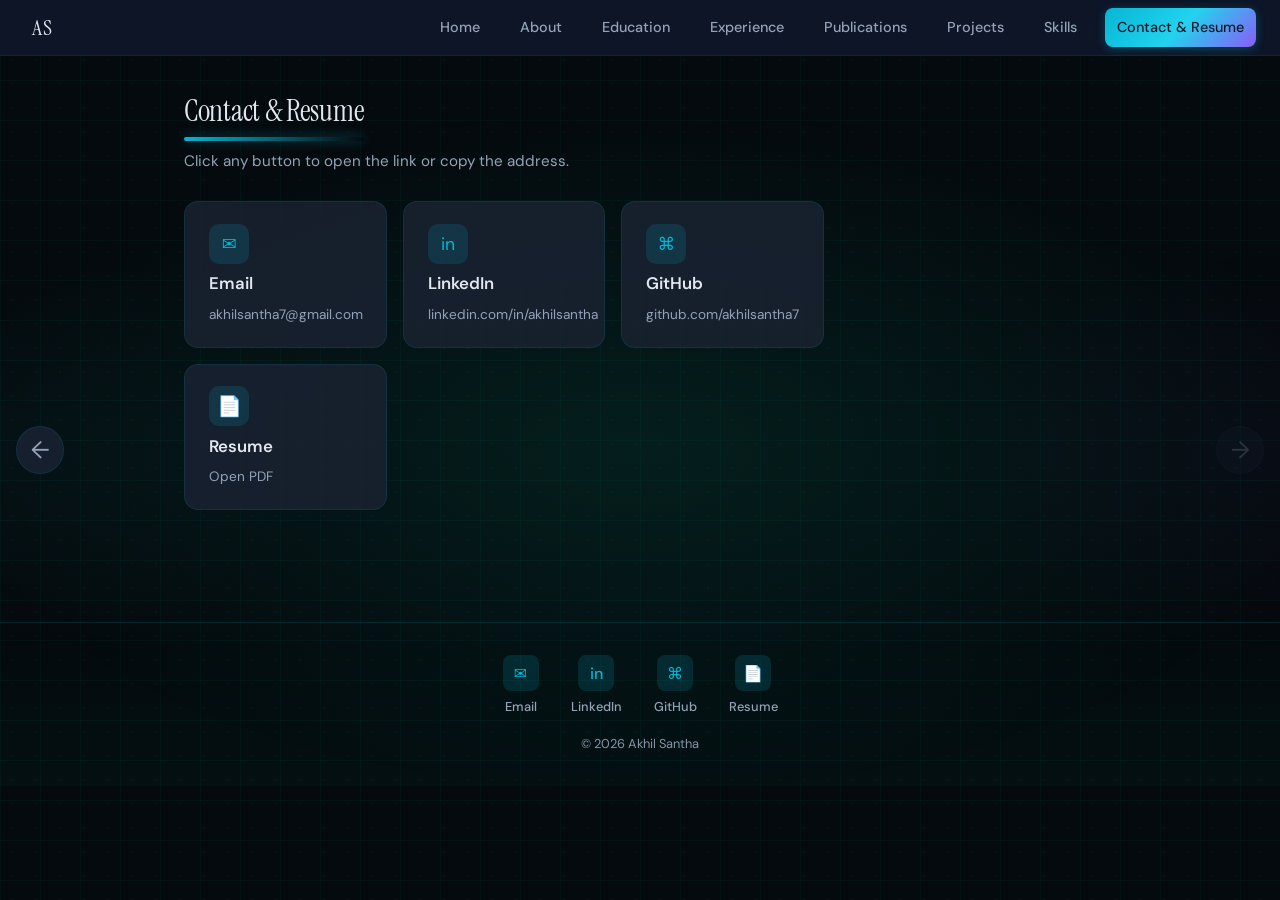
<file: portfolio/contact.html>
<!DOCTYPE html>
<html lang="en">
<head>
  <meta charset="UTF-8" />
  <meta name="viewport" content="width=device-width, initial-scale=1.0" />
  <title>Contact & Resume | Akhil Santha</title>
  <link rel="preconnect" href="https://fonts.googleapis.com" />
  <link rel="preconnect" href="https://fonts.gstatic.com" crossorigin />
  <link href="https://fonts.googleapis.com/css2?family=DM+Sans:ital,opsz,wght@0,9..40,400;0,9..40,500;0,9..40,600;0,9..40,700&family=Instrument+Serif:ital@0;1&display=swap" rel="stylesheet" />
  <link rel="stylesheet" href="styles.css" />
</head>
<body class="page-contact">
  <div class="bg-gradient"></div>
  <div class="bg-grid"></div>
  <div class="bg-dots" aria-hidden="true"></div>

  <header class="top-nav">
    <a href="index.html" class="nav-logo">AS</a>
    <nav class="nav-links">
      <a href="index.html">Home</a>
      <a href="about.html">About</a>
      <a href="education.html">Education</a>
      <a href="experience.html">Experience</a>
      <a href="publications.html">Publications</a>
      <a href="projects.html">Projects</a>
      <a href="skills.html">Skills</a>
      <a href="contact.html" class="active">Contact & Resume</a>
    </nav>
  </header>

  <a href="skills.html" class="page-arrow page-prev" aria-label="Previous page">←</a>
  <a href="#" class="page-arrow page-next no-next" aria-label="Next page">→</a>

  <main>
    <section class="section contact-section">
      <h2 class="section-title">Contact & Resume</h2>
      <p class="contact-tagline">Click any button to open the link or copy the address.</p>
      <div class="contact-buttons">
        <a href="mailto:akhilsantha7@gmail.com" class="contact-btn" target="_blank" rel="noopener">
          <span class="contact-btn-icon" aria-hidden="true">✉</span>
          <span class="contact-btn-label">Email</span>
          <span class="contact-btn-link">akhilsantha7@gmail.com</span>
        </a>
        <a href="https://linkedin.com/in/akhilsantha" class="contact-btn" target="_blank" rel="noopener">
          <span class="contact-btn-icon" aria-hidden="true">in</span>
          <span class="contact-btn-label">LinkedIn</span>
          <span class="contact-btn-link">linkedin.com/in/akhilsantha</span>
        </a>
        <a href="https://github.com/akhilsantha7" class="contact-btn" target="_blank" rel="noopener">
          <span class="contact-btn-icon" aria-hidden="true">⌘</span>
          <span class="contact-btn-label">GitHub</span>
          <span class="contact-btn-link">github.com/akhilsantha7</span>
        </a>
        <a href="Akhil_Resume.pdf" class="contact-btn contact-btn-resume" target="_blank" rel="noopener">
          <span class="contact-btn-icon" aria-hidden="true">📄</span>
          <span class="contact-btn-label">Resume</span>
          <span class="contact-btn-link">Open PDF</span>
        </a>
      </div>
    </section>
  </main>

  <footer class="footer">
    <div class="footer-links">
      <a href="mailto:akhilsantha7@gmail.com" class="footer-link" aria-label="Email" title="Email">
        <span class="footer-icon" aria-hidden="true">✉</span>
        <span>Email</span>
      </a>
      <a href="https://linkedin.com/in/akhilsantha" class="footer-link" target="_blank" rel="noopener" aria-label="LinkedIn" title="LinkedIn">
        <span class="footer-icon" aria-hidden="true">in</span>
        <span>LinkedIn</span>
      </a>
      <a href="https://github.com/akhilsantha7" class="footer-link" target="_blank" rel="noopener" aria-label="GitHub" title="GitHub">
        <span class="footer-icon" aria-hidden="true">⌘</span>
        <span>GitHub</span>
      </a>
      <a href="Akhil_Resume.pdf" class="footer-link" target="_blank" aria-label="Resume" title="Resume">
        <span class="footer-icon" aria-hidden="true">📄</span>
        <span>Resume</span>
      </a>
    </div>
    <p class="footer-copy">© <span id="year"></span> Akhil Santha</p>
  </footer>
  <script src="script.js"></script>
</body>
</html>
</file>
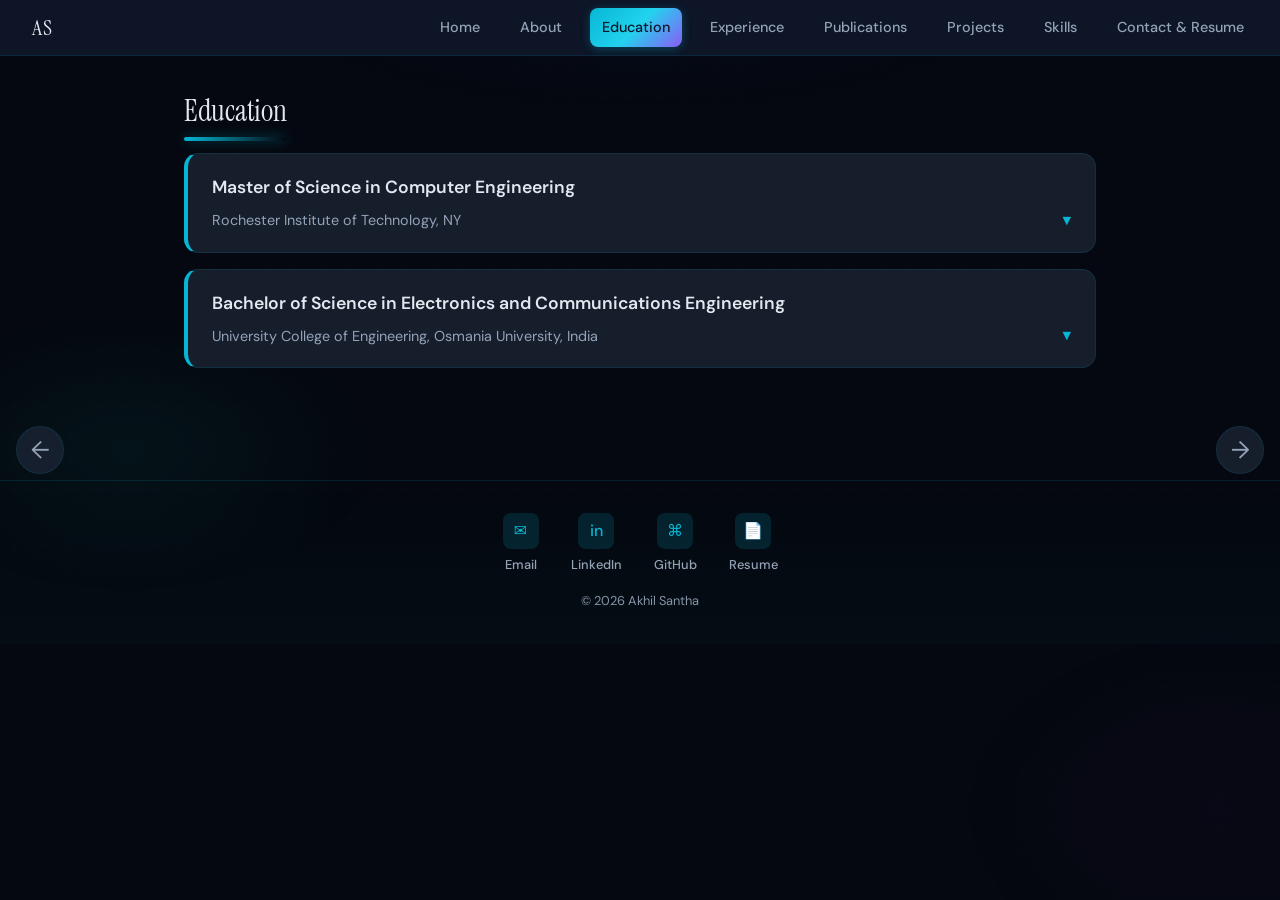
<file: portfolio/education.html>
<!DOCTYPE html>
<html lang="en">
<head>
  <meta charset="UTF-8" />
  <meta name="viewport" content="width=device-width, initial-scale=1.0" />
  <title>Education | Akhil Santha</title>
  <link rel="preconnect" href="https://fonts.googleapis.com" />
  <link rel="preconnect" href="https://fonts.gstatic.com" crossorigin />
  <link href="https://fonts.googleapis.com/css2?family=DM+Sans:ital,opsz,wght@0,9..40,400;0,9..40,500;0,9..40,600;0,9..40,700&family=Instrument+Serif:ital@0;1&display=swap" rel="stylesheet" />
  <link rel="stylesheet" href="styles.css" />
</head>
<body class="page-education">
  <div class="bg-gradient"></div>
  <div class="bg-grid"></div>
  <div class="bg-dots" aria-hidden="true"></div>

  <header class="top-nav">
    <a href="index.html" class="nav-logo">AS</a>
    <nav class="nav-links">
      <a href="index.html">Home</a>
      <a href="about.html">About</a>
      <a href="education.html" class="active">Education</a>
      <a href="experience.html">Experience</a>
      <a href="publications.html">Publications</a>
      <a href="projects.html">Projects</a>
      <a href="skills.html">Skills</a>
      <a href="contact.html">Contact & Resume</a>
    </nav>
  </header>

  <a href="about.html" class="page-arrow page-prev" aria-label="Previous page">←</a>
  <a href="experience.html" class="page-arrow page-next" aria-label="Next page">→</a>

  <main>
    <section class="section">
      <h2 class="section-title">Education</h2>
      <details class="edu-details">
        <summary class="edu-summary">
          <span class="edu-title">Master of Science in Computer Engineering</span>
          <span class="edu-school">Rochester Institute of Technology, NY</span>
        </summary>
        <div class="edu-content">
          <p class="edu-date">January 2018 – May 2020</p>
          <p class="edu-thesis"><strong>Thesis:</strong> Deep Fakes Generation using GANs</p>
          <p class="edu-classes-heading"><strong>Classes:</strong></p>
          <ul class="edu-classes">
            <li>Machine Learning</li>
            <li>Deep Learning</li>
            <li>Computer Vision</li>
            <li>Data Science</li>
            <li>Statistics</li>
            <li>Real Time Embedding Systems</li>
            <li>Multiple Processor Systems</li>
            <li>Brain Inspired Computing — Neural Networks</li>
          </ul>
          <ul>
            <li><strong>Specialization:</strong> Machine Learning, Deep Learning and Computer Vision</li>
            <li>Thesis-based master's program supervised by Prof. Dr. Ptucha</li>
            <li><strong>Research area:</strong> Generative Adversarial Networks</li>
            <li>GPA: 3.7/4.0 | 95.5%</li>
            <li><strong>Research Lab:</strong> Sign Language Translation, Evolution of GraphCNN, GANs</li>
          </ul>
        </div>
      </details>
      <details class="edu-details">
        <summary class="edu-summary">
          <span class="edu-title">Bachelor of Science in Electronics and Communications Engineering</span>
          <span class="edu-school">University College of Engineering, Osmania University, India</span>
        </summary>
        <div class="edu-content">
          <p class="edu-date">September 2013 – May 2017</p>
        </div>
      </details>
    </section>
  </main>

  <footer class="footer">
    <div class="footer-links">
      <a href="mailto:akhilsantha7@gmail.com" class="footer-link" aria-label="Email" title="Email">
        <span class="footer-icon" aria-hidden="true">✉</span>
        <span>Email</span>
      </a>
      <a href="https://linkedin.com/in/akhilsantha" class="footer-link" target="_blank" rel="noopener" aria-label="LinkedIn" title="LinkedIn">
        <span class="footer-icon" aria-hidden="true">in</span>
        <span>LinkedIn</span>
      </a>
      <a href="https://github.com/akhilsantha7" class="footer-link" target="_blank" rel="noopener" aria-label="GitHub" title="GitHub">
        <span class="footer-icon" aria-hidden="true">⌘</span>
        <span>GitHub</span>
      </a>
      <a href="Akhil_Resume.pdf" class="footer-link" target="_blank" aria-label="Resume" title="Resume">
        <span class="footer-icon" aria-hidden="true">📄</span>
        <span>Resume</span>
      </a>
    </div>
    <p class="footer-copy">© <span id="year"></span> Akhil Santha</p>
  </footer>
  <script src="script.js"></script>
</body>
</html>
</file>
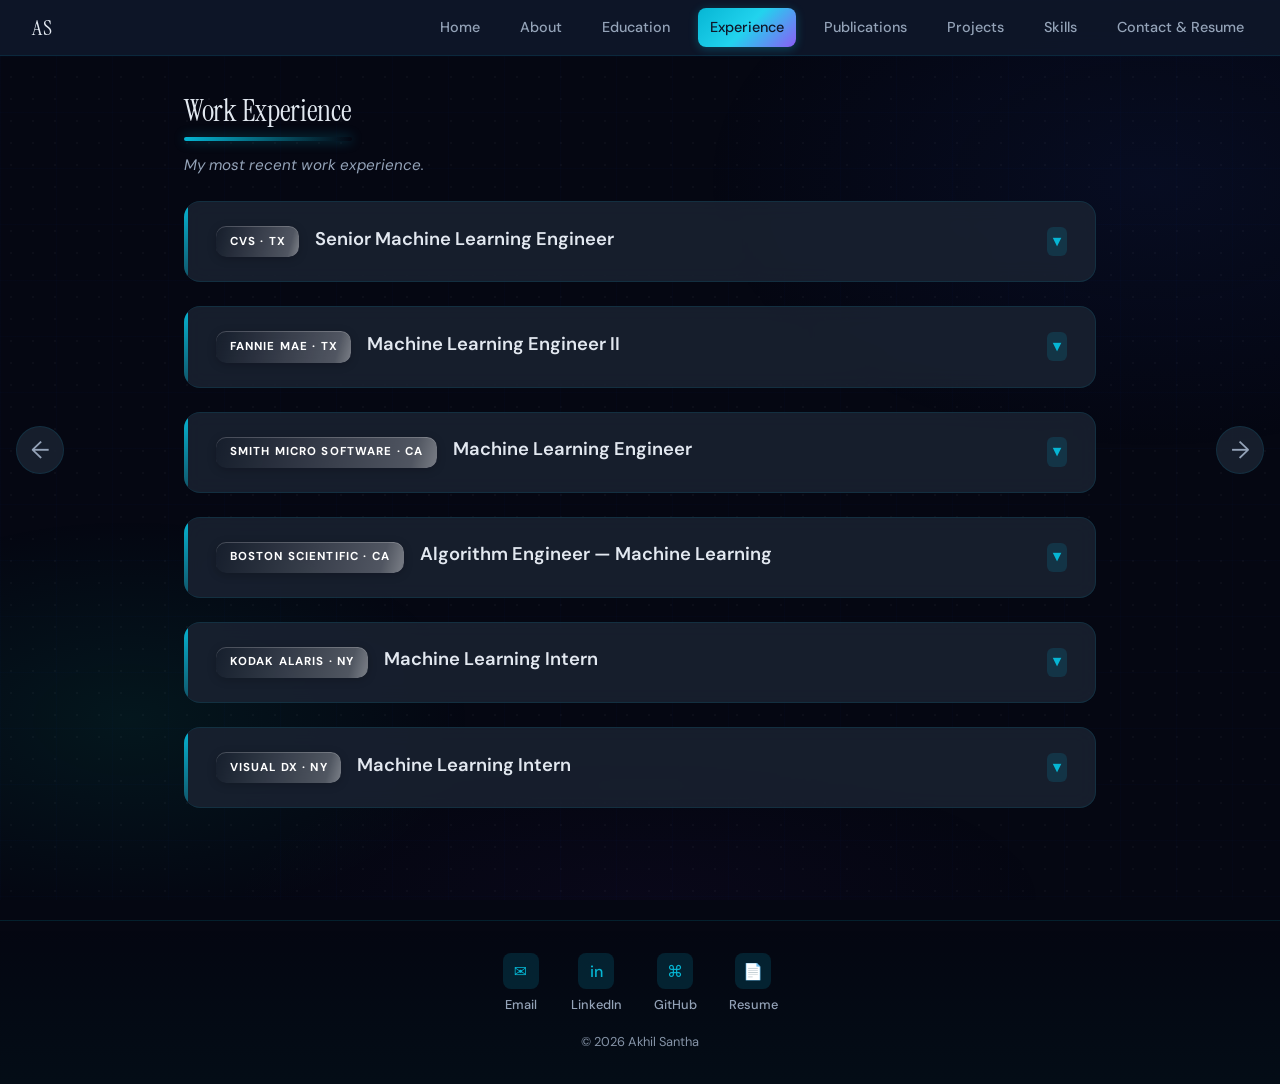
<file: portfolio/experience.html>
<!DOCTYPE html>
<html lang="en">
<head>
  <meta charset="UTF-8" />
  <meta name="viewport" content="width=device-width, initial-scale=1.0" />
  <title>Experience | Akhil Santha</title>
  <link rel="preconnect" href="https://fonts.googleapis.com" />
  <link rel="preconnect" href="https://fonts.gstatic.com" crossorigin />
  <link href="https://fonts.googleapis.com/css2?family=DM+Sans:ital,opsz,wght@0,9..40,400;0,9..40,500;0,9..40,600;0,9..40,700&family=Instrument+Serif:ital@0;1&display=swap" rel="stylesheet" />
  <link rel="stylesheet" href="styles.css" />
</head>
<body class="page-experience">
  <div class="bg-gradient"></div>
  <div class="bg-grid"></div>
  <div class="bg-dots" aria-hidden="true"></div>

  <header class="top-nav">
    <a href="index.html" class="nav-logo">AS</a>
    <nav class="nav-links">
      <a href="index.html">Home</a>
      <a href="about.html">About</a>
      <a href="education.html">Education</a>
      <a href="experience.html" class="active">Experience</a>
      <a href="publications.html">Publications</a>
      <a href="projects.html">Projects</a>
      <a href="skills.html">Skills</a>
      <a href="contact.html">Contact & Resume</a>
    </nav>
  </header>

  <a href="education.html" class="page-arrow page-prev" aria-label="Previous page">←</a>
  <a href="publications.html" class="page-arrow page-next" aria-label="Next page">→</a>

  <main>
    <section class="section">
      <h2 class="section-title">Work Experience</h2>
      <p class="section-subtitle">My most recent work experience.</p>

      <details class="exp-card">
        <summary class="exp-summary">
          <span class="exp-company-tag">CVS · TX</span>
          <h3>Senior Machine Learning Engineer</h3>
        </summary>
        <div class="exp-content">
          <p class="exp-date">June 2025 – Present</p>
          <ul>
            <li>Developing ML models for SKU assortment and GenAI-powered product embeddings and structured attributes</li>
            <li>Designing MLOps pipelines with Kubernetes for production deployment</li>
            <li>Building scalable data pipelines and leading team best practices for ML pipelines</li>
          </ul>
        </div>
      </details>

      <details class="exp-card">
        <summary class="exp-summary">
          <span class="exp-company-tag">Fannie Mae · TX</span>
          <h3>Machine Learning Engineer II</h3>
        </summary>
        <div class="exp-content">
          <p class="exp-date">June 2023 – June 2025</p>
          <ul>
            <li>Led deep learning models for financial data analysis, anomaly detection, and predictive analytics</li>
            <li>Built LLM solutions with AWS Bedrock; implemented Isolation Forests, RCF, LSTM Autoencoders, Prophet</li>
            <li>End-to-end MLOps with AWS SageMaker; high-performance prediction APIs with Flask</li>
            <li>Data engineering with AWS Glue and TensorFlow; reduced processing time by 20%</li>
          </ul>
        </div>
      </details>

      <details class="exp-card">
        <summary class="exp-summary">
          <span class="exp-company-tag">Smith Micro Software · CA</span>
          <h3>Machine Learning Engineer</h3>
        </summary>
        <div class="exp-content">
          <p class="exp-date">June 2021 – April 2023</p>
          <ul>
            <li>Sequence-to-sequence models (LSTMs, Transformers) for parental control systems — 99% accuracy in content classification</li>
            <li>BERT-based MAC address classification; model quantization to 8-bit (75% size reduction, &gt;95% accuracy)</li>
            <li>Location anomaly detection; action recognition for edge; cross-platform ML on AWS and TensorFlow</li>
          </ul>
        </div>
      </details>

      <details class="exp-card">
        <summary class="exp-summary">
          <span class="exp-company-tag">Boston Scientific · CA</span>
          <h3>Algorithm Engineer — Machine Learning</h3>
        </summary>
        <div class="exp-content">
          <p class="exp-date">November 2020 – June 2021</p>
          <ul>
            <li>Deep learning on IVUS (DICOM) images for stent classification and segmentation; 2D/3D U-Net research</li>
            <li>Distributed training with PyTorch; quantization for medical device deployment</li>
          </ul>
        </div>
      </details>

      <details class="exp-card">
        <summary class="exp-summary">
          <span class="exp-company-tag">Kodak Alaris · NY</span>
          <h3>Machine Learning Intern</h3>
        </summary>
        <div class="exp-content">
          <p class="exp-date">February 2019 – December 2019</p>
          <ul>
            <li>Face and eyeglass detection (TensorFlow, Inception ResNet v1); 98% accuracy; TensorRT optimization</li>
            <li>Inference pipelines with OpenCV and DLib; 3D point cloud classification and PCL/Open3D</li>
          </ul>
        </div>
      </details>

      <details class="exp-card">
        <summary class="exp-summary">
          <span class="exp-company-tag">Visual DX · NY</span>
          <h3>Machine Learning Intern</h3>
        </summary>
        <div class="exp-content">
          <p class="exp-date">August 2018 – December 2018</p>
          <ul>
            <li>Skin lesion classification models outperforming benchmarks by 2%; robust to skin tone and lighting</li>
            <li>Image processing, color/texture normalization for generalization</li>
          </ul>
        </div>
      </details>
    </section>
  </main>

  <footer class="footer">
    <div class="footer-links">
      <a href="mailto:akhilsantha7@gmail.com" class="footer-link" aria-label="Email" title="Email">
        <span class="footer-icon" aria-hidden="true">✉</span>
        <span>Email</span>
      </a>
      <a href="https://linkedin.com/in/akhilsantha" class="footer-link" target="_blank" rel="noopener" aria-label="LinkedIn" title="LinkedIn">
        <span class="footer-icon" aria-hidden="true">in</span>
        <span>LinkedIn</span>
      </a>
      <a href="https://github.com/akhilsantha7" class="footer-link" target="_blank" rel="noopener" aria-label="GitHub" title="GitHub">
        <span class="footer-icon" aria-hidden="true">⌘</span>
        <span>GitHub</span>
      </a>
      <a href="Akhil_Resume.pdf" class="footer-link" target="_blank" aria-label="Resume" title="Resume">
        <span class="footer-icon" aria-hidden="true">📄</span>
        <span>Resume</span>
      </a>
    </div>
    <p class="footer-copy">© <span id="year"></span> Akhil Santha</p>
  </footer>
  <script src="script.js"></script>
</body>
</html>
</file>
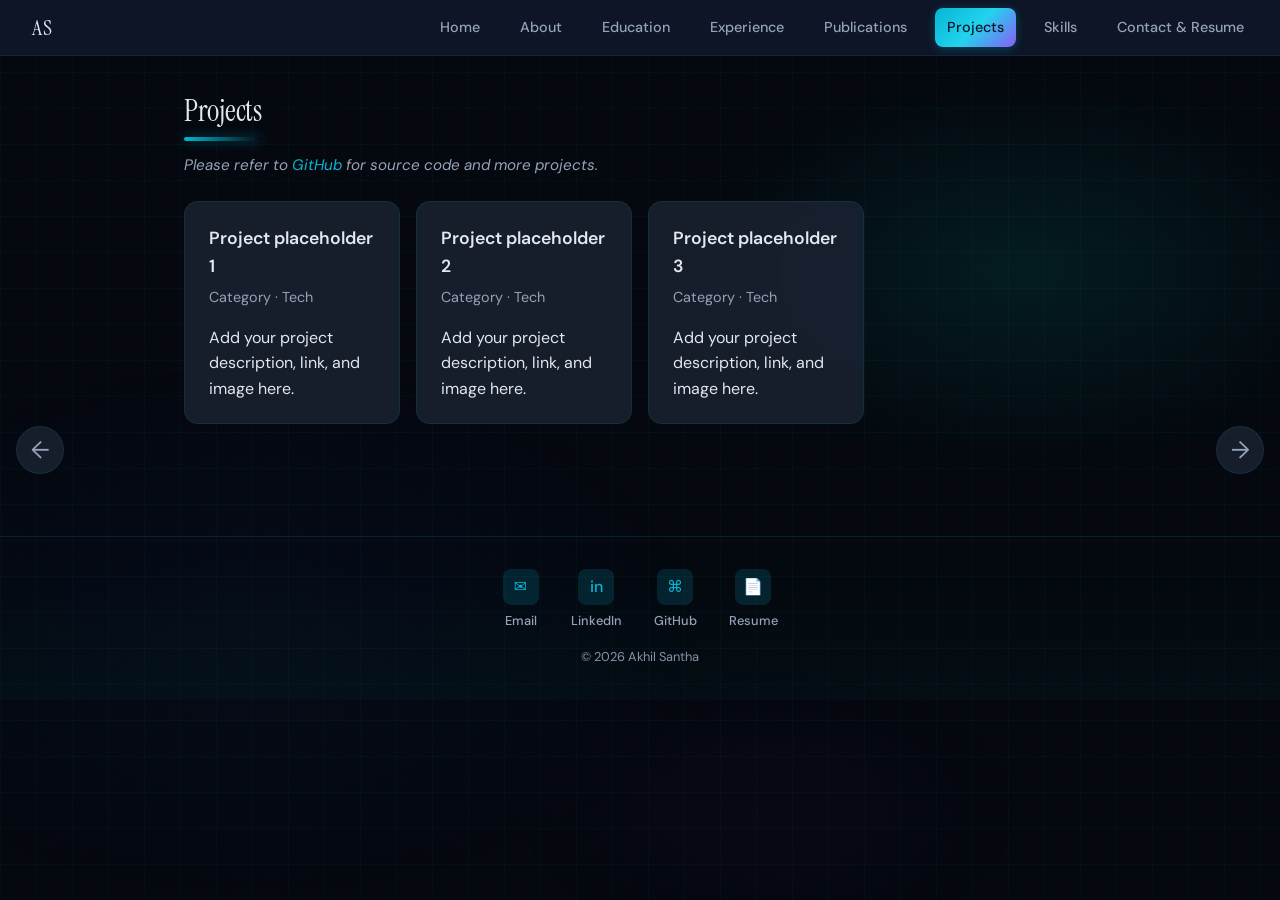
<file: portfolio/projects.html>
<!DOCTYPE html>
<html lang="en">
<head>
  <meta charset="UTF-8" />
  <meta name="viewport" content="width=device-width, initial-scale=1.0" />
  <title>Projects | Akhil Santha</title>
  <link rel="preconnect" href="https://fonts.googleapis.com" />
  <link rel="preconnect" href="https://fonts.gstatic.com" crossorigin />
  <link href="https://fonts.googleapis.com/css2?family=DM+Sans:ital,opsz,wght@0,9..40,400;0,9..40,500;0,9..40,600;0,9..40,700&family=Instrument+Serif:ital@0;1&display=swap" rel="stylesheet" />
  <link rel="stylesheet" href="styles.css" />
</head>
<body class="page-projects">
  <div class="bg-gradient"></div>
  <div class="bg-grid"></div>
  <div class="bg-dots" aria-hidden="true"></div>

  <header class="top-nav">
    <a href="index.html" class="nav-logo">AS</a>
    <nav class="nav-links">
      <a href="index.html">Home</a>
      <a href="about.html">About</a>
      <a href="education.html">Education</a>
      <a href="experience.html">Experience</a>
      <a href="publications.html">Publications</a>
      <a href="projects.html" class="active">Projects</a>
      <a href="skills.html">Skills</a>
      <a href="contact.html">Contact & Resume</a>
    </nav>
  </header>

  <a href="publications.html" class="page-arrow page-prev" aria-label="Previous page">←</a>
  <a href="skills.html" class="page-arrow page-next" aria-label="Next page">→</a>

  <main>
    <section class="section">
      <h2 class="section-title">Projects</h2>
      <p class="section-subtitle">Please refer to <a href="https://github.com/akhilsantha7" target="_blank" rel="noopener">GitHub</a> for source code and more projects.</p>
      <div class="projects-grid">
        <article class="card project-card">
          <h3>Project placeholder 1</h3>
          <p class="meta">Category · Tech</p>
          <p>Add your project description, link, and image here.</p>
        </article>
        <article class="card project-card">
          <h3>Project placeholder 2</h3>
          <p class="meta">Category · Tech</p>
          <p>Add your project description, link, and image here.</p>
        </article>
        <article class="card project-card">
          <h3>Project placeholder 3</h3>
          <p class="meta">Category · Tech</p>
          <p>Add your project description, link, and image here.</p>
        </article>
      </div>
    </section>
  </main>

  <footer class="footer">
    <div class="footer-links">
      <a href="mailto:akhilsantha7@gmail.com" class="footer-link" aria-label="Email" title="Email">
        <span class="footer-icon" aria-hidden="true">✉</span>
        <span>Email</span>
      </a>
      <a href="https://linkedin.com/in/akhilsantha" class="footer-link" target="_blank" rel="noopener" aria-label="LinkedIn" title="LinkedIn">
        <span class="footer-icon" aria-hidden="true">in</span>
        <span>LinkedIn</span>
      </a>
      <a href="https://github.com/akhilsantha7" class="footer-link" target="_blank" rel="noopener" aria-label="GitHub" title="GitHub">
        <span class="footer-icon" aria-hidden="true">⌘</span>
        <span>GitHub</span>
      </a>
      <a href="Akhil_Resume.pdf" class="footer-link" target="_blank" aria-label="Resume" title="Resume">
        <span class="footer-icon" aria-hidden="true">📄</span>
        <span>Resume</span>
      </a>
    </div>
    <p class="footer-copy">© <span id="year"></span> Akhil Santha</p>
  </footer>
  <script src="script.js"></script>
</body>
</html>
</file>
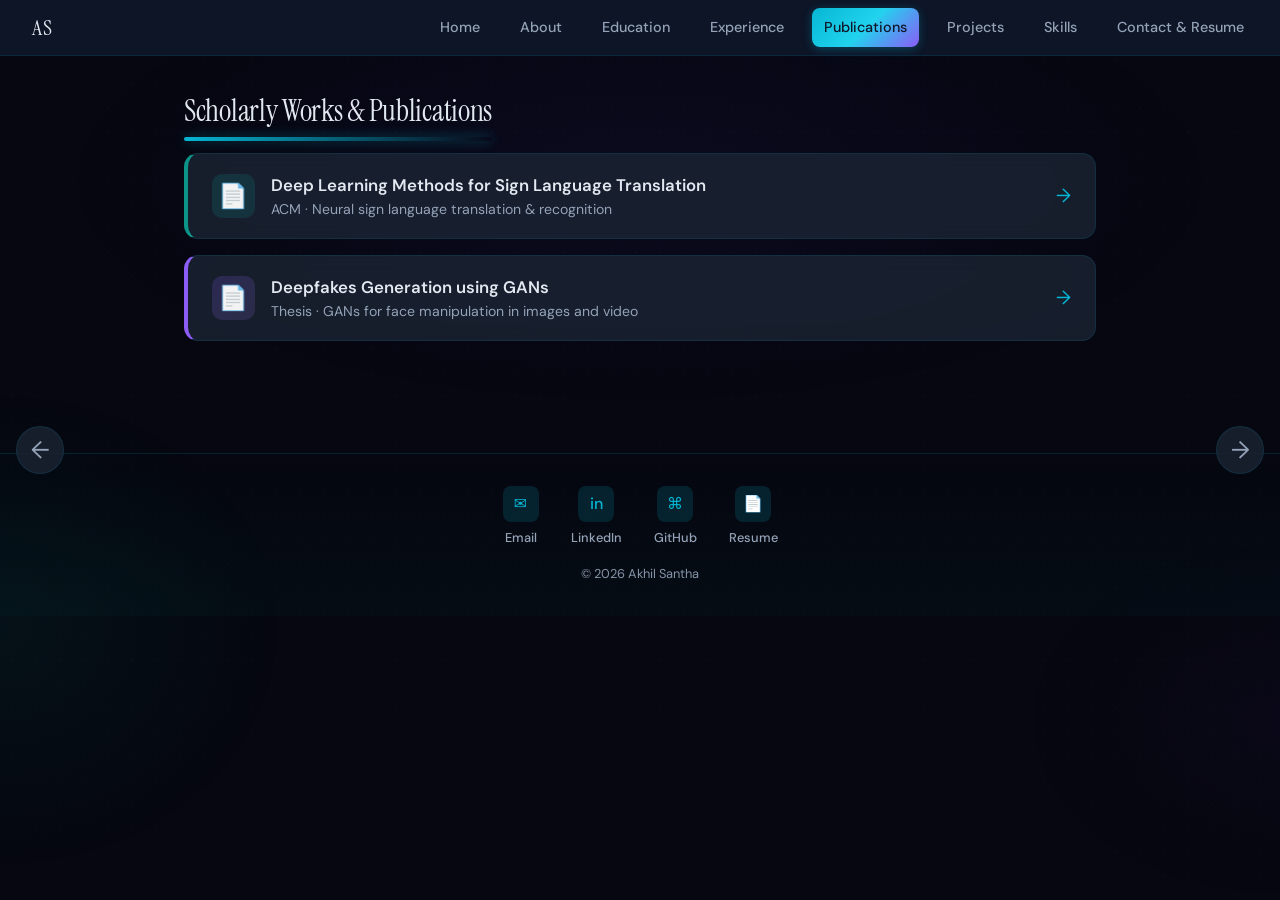
<file: portfolio/publications.html>
<!DOCTYPE html>
<html lang="en">
<head>
  <meta charset="UTF-8" />
  <meta name="viewport" content="width=device-width, initial-scale=1.0" />
  <title>Publications | Akhil Santha</title>
  <link rel="preconnect" href="https://fonts.googleapis.com" />
  <link rel="preconnect" href="https://fonts.gstatic.com" crossorigin />
  <link href="https://fonts.googleapis.com/css2?family=DM+Sans:ital,opsz,wght@0,9..40,400;0,9..40,500;0,9..40,600;0,9..40,700&family=Instrument+Serif:ital@0;1&display=swap" rel="stylesheet" />
  <link rel="stylesheet" href="styles.css" />
</head>
<body class="page-publications">
  <div class="bg-gradient"></div>
  <div class="bg-grid"></div>
  <div class="bg-dots" aria-hidden="true"></div>

  <header class="top-nav">
    <a href="index.html" class="nav-logo">AS</a>
    <nav class="nav-links">
      <a href="index.html">Home</a>
      <a href="about.html">About</a>
      <a href="education.html">Education</a>
      <a href="experience.html">Experience</a>
      <a href="publications.html" class="active">Publications</a>
      <a href="projects.html">Projects</a>
      <a href="skills.html">Skills</a>
      <a href="contact.html">Contact & Resume</a>
    </nav>
  </header>

  <a href="experience.html" class="page-arrow page-prev" aria-label="Previous page">←</a>
  <a href="projects.html" class="page-arrow page-next" aria-label="Next page">→</a>

  <main>
    <section class="section">
      <h2 class="section-title">Scholarly Works & Publications</h2>
      <div class="pub-list">
        <button type="button" class="pub-card" data-pub="sign-lang" aria-haspopup="dialog" aria-expanded="false">
          <span class="pub-icon" aria-hidden="true">📄</span>
          <div class="pub-card-text">
            <span class="pub-title">Deep Learning Methods for Sign Language Translation</span>
            <span class="pub-teaser">ACM · Neural sign language translation & recognition</span>
          </div>
          <span class="pub-arrow" aria-hidden="true">→</span>
        </button>
        <button type="button" class="pub-card" data-pub="deepfakes" aria-haspopup="dialog" aria-expanded="false">
          <span class="pub-icon" aria-hidden="true">📄</span>
          <div class="pub-card-text">
            <span class="pub-title">Deepfakes Generation using GANs</span>
            <span class="pub-teaser">Thesis · GANs for face manipulation in images and video</span>
          </div>
          <span class="pub-arrow" aria-hidden="true">→</span>
        </button>
      </div>
    </section>
  </main>

  <div id="pub-sheet" class="pub-sheet" role="dialog" aria-modal="true" aria-labelledby="pub-sheet-title" aria-hidden="true">
    <div class="pub-sheet-backdrop" data-close-pub></div>
    <div class="pub-sheet-panel">
      <button type="button" class="pub-sheet-close" data-close-pub aria-label="Close">×</button>
      <div class="pub-sheet-content">
        <p class="pub-sheet-venue" id="pub-sheet-venue"></p>
        <h3 class="pub-sheet-title" id="pub-sheet-title"></h3>
        <p class="pub-sheet-authors" id="pub-sheet-authors"></p>
        <div class="pub-sheet-abstract" id="pub-sheet-abstract"></div>
        <a href="#" id="pub-sheet-link" class="pub-sheet-link" target="_blank" rel="noopener">Read paper on ACM →</a>
      </div>
    </div>
  </div>

  <script>
    (function () {
      var PAPERS = {
        "sign-lang": {
          venue: "ACM Digital Library",
          title: "Deep Learning Methods for Sign Language Translation",
          authors: "Akhil Santha et al.",
          abstract: "Overview of deep learning architectures and models used for sign language translation and recognition. The work explores neural approaches to bridge signed and written languages, with applications in accessibility and human–computer interaction.",
          url: "https://dl.acm.org/doi/10.1145/3477498"
        },
        "deepfakes": {
          venue: "Thesis",
          title: "Deepfakes Generation using GANs",
          authors: "Akhil Santha",
          abstract: "Thesis research on deep neural networks for generating manipulated faces in images and videos. Focus on GAN-based synthesis and detection of deepfakes.",
          url: "#"
        }
      };
      var sheet = document.getElementById("pub-sheet");
      var linkEl = document.getElementById("pub-sheet-link");
      if (!sheet || !linkEl) return;
      function openPub(id) {
        var p = PAPERS[id];
        if (!p) return;
        document.getElementById("pub-sheet-venue").textContent = p.venue;
        document.getElementById("pub-sheet-title").textContent = p.title;
        document.getElementById("pub-sheet-authors").textContent = p.authors;
        document.getElementById("pub-sheet-abstract").textContent = p.abstract;
        linkEl.href = p.url;
        linkEl.textContent = p.url === "#" ? "View details" : "Read paper on ACM →";
        linkEl.style.display = p.url === "#" ? "none" : "";
        sheet.classList.add("pub-sheet-open");
        sheet.setAttribute("aria-hidden", "false");
      }
      function closePub() {
        sheet.classList.remove("pub-sheet-open");
        sheet.setAttribute("aria-hidden", "true");
      }
      document.querySelectorAll(".pub-card").forEach(function (btn) {
        btn.addEventListener("click", function () { openPub(this.getAttribute("data-pub")); });
      });
      document.querySelectorAll("[data-close-pub]").forEach(function (el) {
        el.addEventListener("click", closePub);
      });
      sheet.addEventListener("keydown", function (e) {
        if (e.key === "Escape") closePub();
      });
    })();
  </script>

  <footer class="footer">
    <div class="footer-links">
      <a href="mailto:akhilsantha7@gmail.com" class="footer-link" aria-label="Email" title="Email">
        <span class="footer-icon" aria-hidden="true">✉</span>
        <span>Email</span>
      </a>
      <a href="https://linkedin.com/in/akhilsantha" class="footer-link" target="_blank" rel="noopener" aria-label="LinkedIn" title="LinkedIn">
        <span class="footer-icon" aria-hidden="true">in</span>
        <span>LinkedIn</span>
      </a>
      <a href="https://github.com/akhilsantha7" class="footer-link" target="_blank" rel="noopener" aria-label="GitHub" title="GitHub">
        <span class="footer-icon" aria-hidden="true">⌘</span>
        <span>GitHub</span>
      </a>
      <a href="Akhil_Resume.pdf" class="footer-link" target="_blank" aria-label="Resume" title="Resume">
        <span class="footer-icon" aria-hidden="true">📄</span>
        <span>Resume</span>
      </a>
    </div>
    <p class="footer-copy">© <span id="year"></span> Akhil Santha</p>
  </footer>
  <script src="script.js"></script>
</body>
</html>
</file>
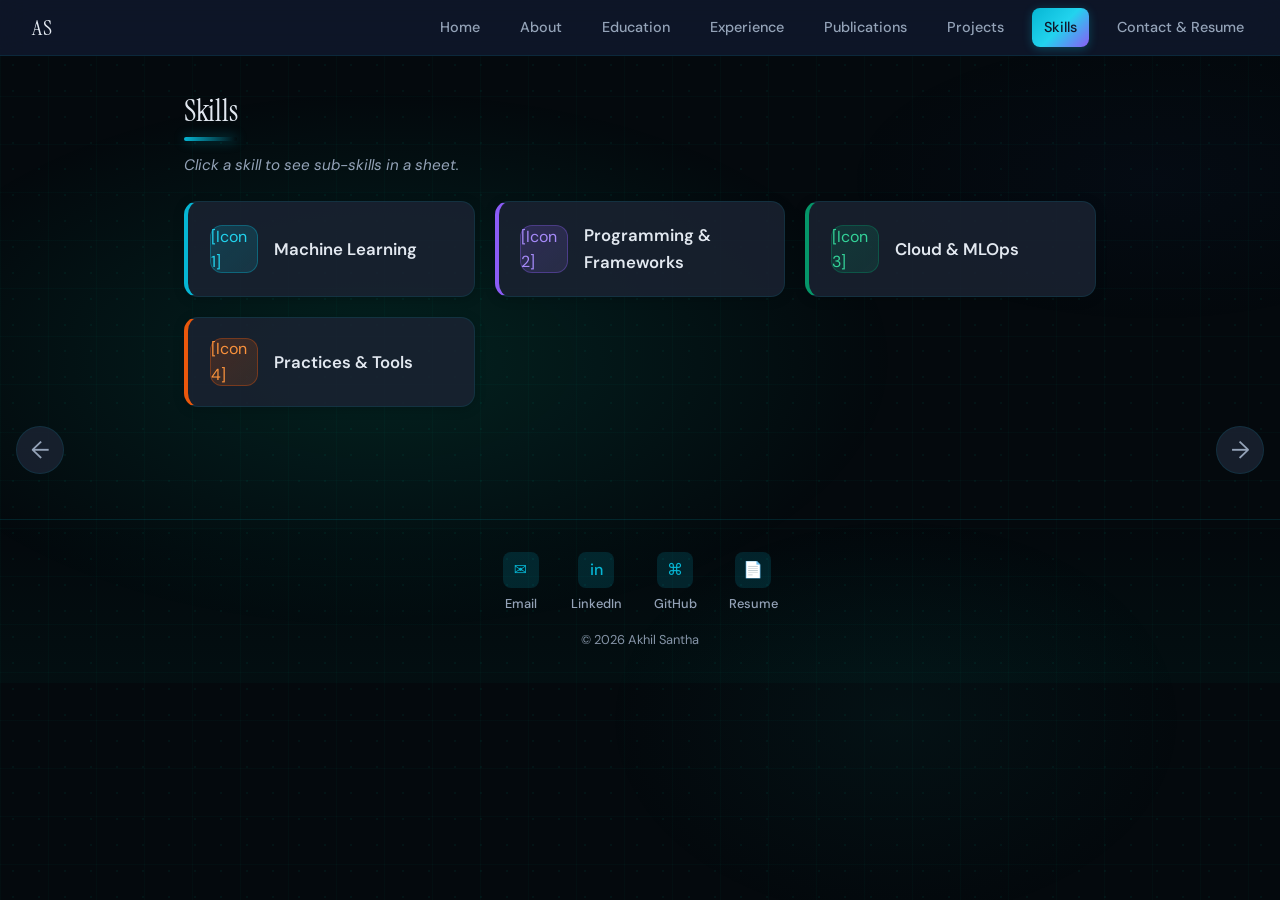
<file: portfolio/skills.html>
<!DOCTYPE html>
<html lang="en">
<head>
  <meta charset="UTF-8" />
  <meta name="viewport" content="width=device-width, initial-scale=1.0" />
  <title>Skills | Akhil Santha</title>
  <link rel="preconnect" href="https://fonts.googleapis.com" />
  <link rel="preconnect" href="https://fonts.gstatic.com" crossorigin />
  <link href="https://fonts.googleapis.com/css2?family=DM+Sans:ital,opsz,wght@0,9..40,400;0,9..40,500;0,9..40,600;0,9..40,700&family=Instrument+Serif:ital@0;1&display=swap" rel="stylesheet" />
  <link rel="stylesheet" href="styles.css" />
</head>
<body class="page-skills">
  <div class="bg-gradient"></div>
  <div class="bg-grid"></div>
  <div class="bg-dots" aria-hidden="true"></div>

  <header class="top-nav">
    <a href="index.html" class="nav-logo">AS</a>
    <nav class="nav-links">
      <a href="index.html">Home</a>
      <a href="about.html">About</a>
      <a href="education.html">Education</a>
      <a href="experience.html">Experience</a>
      <a href="publications.html">Publications</a>
      <a href="projects.html">Projects</a>
      <a href="skills.html" class="active">Skills</a>
      <a href="contact.html">Contact & Resume</a>
    </nav>
  </header>

  <a href="projects.html" class="page-arrow page-prev" aria-label="Previous page">←</a>
  <a href="contact.html" class="page-arrow page-next" aria-label="Next page">→</a>

  <main>
    <section class="section">
      <h2 class="section-title">Skills</h2>
      <p class="section-subtitle">Click a skill to see sub-skills in a sheet.</p>
      <div class="skills-list">
        <button type="button" class="skill-card-trigger" data-sheet="sheet-ml">
          <span class="skill-icon" aria-hidden="true">[Icon 1]</span>
          <h3>Machine Learning</h3>
        </button>
        <button type="button" class="skill-card-trigger" data-sheet="sheet-prog">
          <span class="skill-icon" aria-hidden="true">[Icon 2]</span>
          <h3>Programming & Frameworks</h3>
        </button>
        <button type="button" class="skill-card-trigger" data-sheet="sheet-cloud">
          <span class="skill-icon" aria-hidden="true">[Icon 3]</span>
          <h3>Cloud & MLOps</h3>
        </button>
        <button type="button" class="skill-card-trigger" data-sheet="sheet-tools">
          <span class="skill-icon" aria-hidden="true">[Icon 4]</span>
          <h3>Practices & Tools</h3>
        </button>
      </div>
    </section>
  </main>

  <!-- Sheet: Machine Learning -->
  <div id="sheet-ml" class="skill-sheet" aria-hidden="true">
    <div class="skill-sheet-inner">
      <button type="button" class="skill-sheet-back" aria-label="Back">← Back</button>
      <h3 class="skill-sheet-title">Machine Learning</h3>
      <div class="skill-sub-grid">
        <span class="skill-sub-box">LSTMs</span>
        <span class="skill-sub-box">GANs</span>
        <span class="skill-sub-box">Transformers</span>
        <span class="skill-sub-box">BERT</span>
        <span class="skill-sub-box">CNNs</span>
        <span class="skill-sub-box">RNNs</span>
        <span class="skill-sub-box">NLP</span>
        <span class="skill-sub-box">Computer Vision</span>
        <span class="skill-sub-box">LangChain</span>
        <span class="skill-sub-box">RAG</span>
      </div>
    </div>
  </div>

  <!-- Sheet: Programming & Frameworks -->
  <div id="sheet-prog" class="skill-sheet" aria-hidden="true">
    <div class="skill-sheet-inner">
      <button type="button" class="skill-sheet-back" aria-label="Back">← Back</button>
      <h3 class="skill-sheet-title">Programming & Frameworks</h3>
      <div class="skill-sub-grid">
        <span class="skill-sub-box">Python</span>
        <span class="skill-sub-box">SQL</span>
        <span class="skill-sub-box">TensorFlow</span>
        <span class="skill-sub-box">PyTorch</span>
        <span class="skill-sub-box">Keras</span>
        <span class="skill-sub-box">MATLAB</span>
        <span class="skill-sub-box">C++</span>
        <span class="skill-sub-box">Swift</span>
      </div>
    </div>
  </div>

  <!-- Sheet: Cloud & MLOps -->
  <div id="sheet-cloud" class="skill-sheet" aria-hidden="true">
    <div class="skill-sheet-inner">
      <button type="button" class="skill-sheet-back" aria-label="Back">← Back</button>
      <h3 class="skill-sheet-title">Cloud & MLOps</h3>
      <div class="skill-sub-grid">
        <span class="skill-sub-box">AWS SageMaker</span>
        <span class="skill-sub-box">AWS Glue</span>
        <span class="skill-sub-box">AWS Lambda</span>
        <span class="skill-sub-box">Azure</span>
        <span class="skill-sub-box">Kubernetes</span>
        <span class="skill-sub-box">Snowflake</span>
      </div>
    </div>
  </div>

  <!-- Sheet: Practices & Tools -->
  <div id="sheet-tools" class="skill-sheet" aria-hidden="true">
    <div class="skill-sheet-inner">
      <button type="button" class="skill-sheet-back" aria-label="Back">← Back</button>
      <h3 class="skill-sheet-title">Practices & Tools</h3>
      <div class="skill-sub-grid">
        <span class="skill-sub-box">Agile</span>
        <span class="skill-sub-box">JIRA</span>
        <span class="skill-sub-box">Distributed Training</span>
        <span class="skill-sub-box">Linux</span>
        <span class="skill-sub-box">GitHub Actions</span>
        <span class="skill-sub-box">Jenkins</span>
      </div>
    </div>
  </div>

  <footer class="footer">
    <div class="footer-links">
      <a href="mailto:akhilsantha7@gmail.com" class="footer-link" aria-label="Email" title="Email">
        <span class="footer-icon" aria-hidden="true">✉</span>
        <span>Email</span>
      </a>
      <a href="https://linkedin.com/in/akhilsantha" class="footer-link" target="_blank" rel="noopener" aria-label="LinkedIn" title="LinkedIn">
        <span class="footer-icon" aria-hidden="true">in</span>
        <span>LinkedIn</span>
      </a>
      <a href="https://github.com/akhilsantha7" class="footer-link" target="_blank" rel="noopener" aria-label="GitHub" title="GitHub">
        <span class="footer-icon" aria-hidden="true">⌘</span>
        <span>GitHub</span>
      </a>
      <a href="Akhil_Resume.pdf" class="footer-link" target="_blank" aria-label="Resume" title="Resume">
        <span class="footer-icon" aria-hidden="true">📄</span>
        <span>Resume</span>
      </a>
    </div>
    <p class="footer-copy">© <span id="year"></span> Akhil Santha</p>
  </footer>
  <script src="script.js"></script>
  <script>
    (function () {
      var triggers = document.querySelectorAll(".skill-card-trigger");
      var sheets = document.querySelectorAll(".skill-sheet");
      var backBtns = document.querySelectorAll(".skill-sheet-back");

      function closeAllSheets() {
        sheets.forEach(function (sheet) {
          sheet.classList.remove("skill-sheet-open");
          sheet.setAttribute("aria-hidden", "true");
        });
      }

      triggers.forEach(function (btn) {
        btn.addEventListener("click", function () {
          var id = this.getAttribute("data-sheet");
          var sheet = id ? document.getElementById(id) : null;
          if (sheet) {
            closeAllSheets();
            sheet.classList.add("skill-sheet-open");
            sheet.setAttribute("aria-hidden", "false");
          }
        });
      });

      backBtns.forEach(function (btn) {
        btn.addEventListener("click", closeAllSheets);
      });

      sheets.forEach(function (sheet) {
        sheet.addEventListener("click", function (e) {
          if (e.target === sheet) closeAllSheets();
        });
      });
    })();
  </script>
</body>
</html>
</file>
<file: portfolio/styles.css>
/* --- Variables: creative recruiter-friendly theme --- */
:root {
  --bg-deep: #0f1419;
  --bg-mid: #1a2332;
  --accent: #06b6d4;
  --accent-strong: #22d3ee;
  --accent-dim: rgba(6, 182, 212, 0.15);
  --accent-secondary: #8b5cf6;
  --accent-secondary-strong: #a78bfa;
  --accent-gradient: linear-gradient(135deg, #06b6d4 0%, #22d3ee 50%, #8b5cf6 100%);
  --text: #e2e8f0;
  --text-muted: #94a3b8;
  --card-bg: rgba(26, 35, 50, 0.85);
  --card-border: rgba(6, 182, 212, 0.12);
  --font-sans: "DM Sans", system-ui, sans-serif;
  --font-serif: "Instrument Serif", Georgia, serif;
  --nav-height: 56px;
  --max-width: 960px;
  --space: 1.5rem;
  --shadow-accent: 0 8px 32px rgba(6, 182, 212, 0.15);
  --shadow-accent-strong: 0 12px 40px rgba(6, 182, 212, 0.2);
  /* Light section (for alternating) */
  --surface-light: #f1f5f9;
  --surface-light-soft: #e2e8f0;
  --text-on-light: #0f172a;
  --text-muted-on-light: #475569;
}

/* Light theme */
[data-theme="light"] {
  --bg-deep: #f8fafc;
  --bg-mid: #e2e8f0;
  --accent: #0891b2;
  --accent-strong: #0e7490;
  --accent-dim: rgba(8, 145, 178, 0.12);
  --text: #0f172a;
  --text-muted: #475569;
  --card-bg: rgba(255, 255, 255, 0.9);
  --card-border: rgba(8, 145, 178, 0.2);
  --surface-light: #f1f5f9;
  --surface-light-soft: #e2e8f0;
  --text-on-light: #0f172a;
  --text-muted-on-light: #475569;
}
[data-theme="light"] body.page-single::before {
  background-color: var(--bg-deep);
  background-image: none;
}
[data-theme="light"] body.page-single::after {
  display: none;
}
[data-theme="light"] html:has(body.page-single) {
  background-color: var(--bg-deep);
  background-image: none;
}
[data-theme="light"] .hero-name {
  background: linear-gradient(135deg, #0f172a 0%, #0f172a 45%, #0e7490 100%);
  -webkit-background-clip: text;
  background-clip: text;
  color: transparent;
}
[data-theme="light"] .hero-title {
  color: #0e7490;
}
[data-theme="light"] .skill-sheet-inner {
  background: rgba(255, 255, 255, 0.96);
  border-color: rgba(8, 145, 178, 0.22);
}
[data-theme="light"] .skill-sheet-title {
  color: #0f172a;
}
[data-theme="light"] .skill-sub-group-title {
  color: #334155;
}
[data-theme="light"] #sheet-ml .skill-sub-box,
[data-theme="light"] #sheet-prog .skill-sub-box,
[data-theme="light"] #sheet-cloud .skill-sub-box,
[data-theme="light"] #sheet-tools .skill-sub-box {
  color: #0f172a;
}
[data-theme="light"] #sheet-ml .skill-sub-box {
  background: linear-gradient(135deg, rgba(6, 182, 212, 0.16) 0%, rgba(34, 211, 238, 0.1) 100%);
}
[data-theme="light"] #sheet-prog .skill-sub-box {
  background: linear-gradient(135deg, rgba(139, 92, 246, 0.14) 0%, rgba(167, 139, 250, 0.08) 100%);
}
[data-theme="light"] #sheet-cloud .skill-sub-box {
  background: linear-gradient(135deg, rgba(5, 150, 105, 0.14) 0%, rgba(16, 185, 129, 0.08) 100%);
}
[data-theme="light"] #sheet-tools .skill-sub-box {
  background: linear-gradient(135deg, rgba(234, 88, 12, 0.14) 0%, rgba(249, 115, 22, 0.08) 100%);
}
[data-theme="light"] #sheet-ml .skill-sub-box:hover,
[data-theme="light"] #sheet-prog .skill-sub-box:hover,
[data-theme="light"] #sheet-cloud .skill-sub-box:hover,
[data-theme="light"] #sheet-tools .skill-sub-box:hover {
  color: #0f172a;
}
[data-theme="light"] .skill-card-trigger {
  background: rgba(255, 255, 255, 0.98);
  border-color: rgba(15, 23, 42, 0.16);
  box-shadow: 0 6px 18px rgba(15, 23, 42, 0.08);
}
[data-theme="light"] .skill-card-trigger h3 {
  color: #0f172a;
}
[data-theme="light"] .skill-card-trigger .skill-icon {
  border-color: rgba(15, 23, 42, 0.18);
}
[data-theme="light"] .skill-sub-box {
  border-color: rgba(15, 23, 42, 0.2);
}
[data-theme="light"] #sheet-ml .skill-sub-box:nth-child(odd),
[data-theme="light"] #sheet-prog .skill-sub-box:nth-child(odd),
[data-theme="light"] #sheet-cloud .skill-sub-box:nth-child(odd),
[data-theme="light"] #sheet-tools .skill-sub-box:nth-child(odd) {
  border-color: rgba(15, 23, 42, 0.2);
}
[data-theme="light"] .card,
[data-theme="light"] .exp-card,
[data-theme="light"] .pub-card,
[data-theme="light"] .contact-btn {
  background: rgba(255, 255, 255, 0.95);
  border-color: rgba(15, 23, 42, 0.14);
}
[data-theme="light"] .page-single #projects .card {
  background: rgba(255, 255, 255, 0.96);
  border-color: rgba(15, 23, 42, 0.16);
  box-shadow: 0 8px 22px rgba(15, 23, 42, 0.08);
}
[data-theme="light"] .page-single #projects .card h3 {
  color: #0f172a;
}
[data-theme="light"] .page-single #projects .card .meta,
[data-theme="light"] .page-single #projects .card p {
  color: #334155;
}
[data-theme="light"] .project-card-featured {
  background: linear-gradient(135deg, rgba(255, 255, 255, 0.98) 0%, rgba(240, 249, 255, 0.95) 100%);
  border-color: rgba(8, 145, 178, 0.28);
}
[data-theme="light"] .project-card-badge {
  color: #0e7490;
  background: rgba(8, 145, 178, 0.14);
}
[data-theme="light"] .page-single #education .edu-card.edu-card-trigger {
  background: linear-gradient(145deg, rgba(255, 255, 255, 0.98) 0%, rgba(248, 250, 252, 0.95) 100%);
  border-color: rgba(15, 23, 42, 0.16);
  box-shadow: 0 10px 24px rgba(15, 23, 42, 0.08);
}
[data-theme="light"] .page-single #education .edu-card-logo-outside {
  background: #fff;
  box-shadow: 0 6px 18px rgba(15, 23, 42, 0.1);
}
[data-theme="light"] .page-single #education .edu-degree {
  color: #0f172a;
}
[data-theme="light"] .page-single #education .edu-college {
  color: #0e7490;
}
[data-theme="light"] .page-single #education .edu-department {
  color: #334155;
}
[data-theme="light"] #sheet-ml .skill-sub-logo,
[data-theme="light"] #sheet-prog .skill-sub-logo,
[data-theme="light"] #sheet-cloud .skill-sub-logo,
[data-theme="light"] #sheet-tools .skill-sub-logo {
  filter: none;
}

/* Light: Experience + Contact on single page (override dark glass — higher specificity) */
[data-theme="light"] .page-single #experience .exp-card {
  background: rgba(255, 255, 255, 0.97);
  border-color: rgba(15, 23, 42, 0.14);
  backdrop-filter: none;
  -webkit-backdrop-filter: none;
  box-shadow: 0 8px 28px rgba(15, 23, 42, 0.08);
}
[data-theme="light"] .page-single #experience .exp-card h3,
[data-theme="light"] .page-single #experience .exp-card .exp-summary h3 {
  color: #0f172a;
}
[data-theme="light"] .page-single #experience .exp-card ul,
[data-theme="light"] .page-single #experience .exp-card .exp-content {
  color: #334155;
}
[data-theme="light"] .page-single #experience .exp-content {
  border-top-color: rgba(15, 23, 42, 0.12);
}
[data-theme="light"] .page-single #experience .exp-content li {
  background: rgba(8, 145, 178, 0.07);
  border-left-color: var(--accent);
  color: #334155;
}
[data-theme="light"] .page-single #experience .exp-content li:hover {
  background: rgba(8, 145, 178, 0.12);
}
[data-theme="light"] .page-single #experience .exp-content li::before {
  color: var(--accent-strong);
}
[data-theme="light"] .page-single #experience .exp-card-trigger:hover {
  background: rgba(8, 145, 178, 0.07);
  box-shadow: 0 4px 18px rgba(15, 23, 42, 0.07);
}
[data-theme="light"] .page-single #experience .exp-company-logo {
  background: #fff;
  border: 1px solid rgba(15, 23, 42, 0.1);
  box-shadow: 0 2px 8px rgba(15, 23, 42, 0.06);
}
[data-theme="light"] .page-single #experience .exp-date-inline {
  color: var(--accent-strong);
  background: rgba(8, 145, 178, 0.12);
  border-color: rgba(8, 145, 178, 0.28);
}
[data-theme="light"] .page-single #experience .exp-tools {
  border-top-color: rgba(8, 145, 178, 0.22);
}
[data-theme="light"] .page-single #experience .exp-tool-box {
  background: rgba(8, 145, 178, 0.1);
  color: var(--accent-strong);
  border-color: rgba(8, 145, 178, 0.25);
}
[data-theme="light"] .page-single #experience .exp-card summary.exp-summary::after {
  color: var(--accent-strong);
  background: rgba(8, 145, 178, 0.14);
}
[data-theme="light"] .page-single #experience .exp-card[open] summary.exp-summary::after {
  background: rgba(8, 145, 178, 0.2);
}

[data-theme="light"] .page-single #contact .contact-btn {
  background: rgba(255, 255, 255, 0.97);
  border-color: rgba(15, 23, 42, 0.14);
  color: #0f172a;
  backdrop-filter: none;
  -webkit-backdrop-filter: none;
  box-shadow: 0 6px 22px rgba(15, 23, 42, 0.07);
}
[data-theme="light"] .page-single #contact .contact-btn:hover {
  background: rgba(248, 250, 252, 0.98);
  color: #0f172a;
}
[data-theme="light"] .page-single #contact .contact-btn .contact-btn-label {
  color: #0f172a;
}
[data-theme="light"] .page-single #contact .contact-btn-icon {
  background: rgba(8, 145, 178, 0.14);
  color: var(--accent-strong);
}
[data-theme="light"] .page-single #contact .contact-buttons .contact-btn:nth-child(1):hover {
  color: #0f172a;
}
[data-theme="light"] .page-single #contact .contact-buttons .contact-btn:nth-child(2):hover {
  color: #0f172a;
}
[data-theme="light"] .page-single #contact .contact-buttons .contact-btn:nth-child(3):hover {
  color: #0f172a;
}
[data-theme="light"] .page-single #contact .contact-buttons .contact-btn:nth-child(4):hover {
  color: #0f172a;
}
[data-theme="light"] .page-single #contact .contact-btn-resume,
[data-theme="light"] .page-single #contact .contact-btn-resume .contact-btn-label {
  color: #fff;
}
[data-theme="light"] .page-single #contact .contact-btn-resume .contact-btn-icon {
  background: rgba(255, 255, 255, 0.22);
  color: #fff;
}
[data-theme="light"] .page-single #contact .contact-form-input {
  background: #fff;
  border-color: rgba(15, 23, 42, 0.14);
  color: #0f172a;
}
[data-theme="light"] .page-single #contact .contact-form-success {
  background: rgba(8, 145, 178, 0.08);
  border-color: rgba(8, 145, 178, 0.22);
}
[data-theme="light"] .page-single #contact .contact-form-success-title {
  color: #0f172a;
}
[data-theme="light"] .page-single #contact .contact-form-success-text {
  color: #334155;
}

/* --- Reset & base --- */
*, *::before, *::after { box-sizing: border-box; }
html {
  scroll-behavior: smooth;
  scroll-snap-type: y proximity;
  overflow-x: hidden;
  /* Same as body so overflow/edge strip is never a different color */
  background: var(--bg-deep);
}
body {
  margin: 0;
  font-family: var(--font-sans);
  font-size: 1rem;
  line-height: 1.6;
  color: var(--text);
  background: var(--bg-deep);
  min-height: 100vh;
  position: relative;
  padding-top: var(--nav-height);
  overflow-x: hidden;
}

/* --- Scroll progress bar --- */
.scroll-progress {
  position: fixed;
  top: var(--nav-height);
  left: 0;
  height: 4px;
  width: 0%;
  background: var(--accent-gradient);
  z-index: 101;
  transition: width 0.08s ease-out;
  box-shadow: 0 0 20px rgba(6, 182, 212, 0.6), 0 0 40px rgba(139, 92, 246, 0.2);
}

/* --- Animated background orbs (creative depth) --- */
.bg-orbs {
  position: fixed;
  inset: 0;
  z-index: 0;
  pointer-events: none;
  overflow: hidden;
}
.bg-orb {
  position: absolute;
  border-radius: 50%;
  filter: blur(70px);
  will-change: transform;
}
.bg-orb-1 {
  width: min(85vw, 620px);
  height: min(85vw, 620px);
  background: radial-gradient(circle, rgba(6, 182, 212, 0.45) 0%, transparent 65%);
  top: -25%;
  left: -15%;
  opacity: 0.5;
  animation: orbFloat1 20s ease-in-out infinite;
}
.bg-orb-2 {
  width: min(65vw, 480px);
  height: min(65vw, 480px);
  background: radial-gradient(circle, rgba(139, 92, 246, 0.4) 0%, transparent 65%);
  top: 35%;
  right: -20%;
  opacity: 0.45;
  animation: orbFloat2 24s ease-in-out infinite 1s;
}
.bg-orb-3 {
  width: min(55vw, 400px);
  height: min(55vw, 400px);
  background: radial-gradient(circle, rgba(14, 116, 144, 0.4) 0%, transparent 65%);
  bottom: -15%;
  left: 25%;
  opacity: 0.45;
  animation: orbFloat3 22s ease-in-out infinite 0.5s;
}
.bg-orb-4 {
  width: min(45vw, 320px);
  height: min(45vw, 320px);
  background: radial-gradient(circle, rgba(236, 72, 153, 0.25) 0%, transparent 70%);
  top: 60%;
  left: -5%;
  opacity: 0.4;
  animation: orbFloat4 19s ease-in-out infinite 2s;
}
@keyframes orbFloat1 {
  0%, 100% { transform: translate(0, 0) scale(1) rotate(0deg); }
  33% { transform: translate(6%, 10%) scale(1.08) rotate(2deg); }
  66% { transform: translate(-4%, -6%) scale(0.96) rotate(-1deg); }
}
@keyframes orbFloat2 {
  0%, 100% { transform: translate(0, 0) scale(1); }
  50% { transform: translate(-10%, -12%) scale(1.1); }
}
@keyframes orbFloat3 {
  0%, 100% { transform: translate(0, 0) scale(1); }
  25% { transform: translate(8%, -8%) scale(1.05); }
  75% { transform: translate(-5%, 6%) scale(0.95); }
}
@keyframes orbFloat4 {
  0%, 100% { transform: translate(0, 0) scale(1); }
  40% { transform: translate(5%, 8%) scale(1.06); }
  80% { transform: translate(-7%, -4%) scale(0.98); }
}

/* Single-page portfolio: plain solid background (no photo / no per-section panels) */
html:has(body.page-single) {
  background-color: var(--bg-deep);
  background-image: none;
}
body.page-single {
  background: var(--bg-deep) !important;
}
body.page-single::before {
  content: "";
  position: fixed;
  inset: 0;
  z-index: -2;
  background: var(--bg-deep);
  background-image: none;
  pointer-events: none;
}
body.page-single::after {
  display: none;
}
body.page-single .bg-gradient,
body.page-single .bg-mesh,
body.page-single .bg-orbs,
body.page-single .bg-grid,
body.page-single .bg-dots,
body.page-single .bg-noise {
  opacity: 0 !important;
  pointer-events: none;
}

a { color: var(--accent); text-decoration: none; }
a:hover { text-decoration: underline; }
ul { padding-left: 1.25rem; margin: 0.5rem 0; }
li { margin: 0.35rem 0; }

/* --- Creative background (darker) --- */
.bg-gradient {
  position: fixed;
  inset: 0;
  z-index: 0;
  transition: transform 0.1s ease-out;
  will-change: transform;
  background:
    radial-gradient(ellipse 80% 50% at 50% -20%, rgba(0, 212, 170, 0.08), transparent),
    radial-gradient(ellipse 60% 40% at 90% 60%, rgba(88, 28, 135, 0.06), transparent),
    radial-gradient(ellipse 50% 30% at 10% 80%, rgba(15, 118, 110, 0.05), transparent);
  pointer-events: none;
}

.bg-grid {
  position: fixed;
  inset: 0;
  z-index: 0;
  transition: transform 0.12s ease-out;
  will-change: transform;
  background-image:
    linear-gradient(105deg, transparent 48%, rgba(6, 182, 212, 0.03) 50%, transparent 52%),
    linear-gradient(rgba(6, 182, 212, 0.025) 1px, transparent 1px),
    linear-gradient(90deg, rgba(6, 182, 212, 0.025) 1px, transparent 1px);
  background-size: 100% 100%, 44px 44px, 44px 44px;
  pointer-events: none;
}

.bg-dots {
  position: fixed;
  inset: 0;
  z-index: 0;
  transition: transform 0.08s ease-out;
  will-change: transform;
  background-image: radial-gradient(rgba(255,255,255,0.03) 1px, transparent 1px);
  background-size: 24px 24px;
  pointer-events: none;
}

/* --- Animated gradient mesh (creative shift) --- */
.bg-mesh {
  position: fixed;
  inset: -50%;
  z-index: 0;
  pointer-events: none;
  background:
    conic-gradient(from 0deg at 50% 50%,
      rgba(6, 182, 212, 0.06) 0deg,
      rgba(139, 92, 246, 0.04) 72deg,
      rgba(14, 116, 144, 0.05) 144deg,
      rgba(6, 182, 212, 0.06) 216deg,
      rgba(139, 92, 246, 0.04) 288deg);
  animation: meshRotate 25s linear infinite;
}
@keyframes meshRotate {
  to { transform: rotate(360deg); }
}

/* --- Subtle noise texture --- */
.bg-noise {
  position: fixed;
  inset: 0;
  z-index: 0;
  pointer-events: none;
  opacity: 0.04;
  filter: url(#noise);
  background: #0a0a0f;
}

@media (prefers-reduced-motion: reduce) {
  html { scroll-snap-type: none; }
  .bg-gradient, .bg-grid, .bg-dots { transition: none; will-change: auto; }
  .bg-orb { animation: none; }
  .bg-mesh { animation: none; }
  .hero-cursor { animation: none; }
  .page-single .section {
    opacity: 1;
    transform: none;
    transition-duration: 0.15s;
  }
  .page-single .section.revealed > * {
    opacity: 1;
    transform: none;
    transition: none;
  }
  .page-single .section:not(#home) .section-title::after {
    transform: scaleX(1);
    animation: none !important;
  }
  .page-single #experience.revealed .exp-list > .exp-card,
  .page-single #projects.revealed .projects-grid > .card,
  .page-single #publications.revealed .pub-list > .pub-card,
  .page-single #skills.revealed .skills-list > .skill-card-trigger,
  .page-single #contact.revealed .contact-form,
  .page-single #contact.revealed .contact-or,
  .page-single #contact.revealed .contact-buttons > .contact-btn,
  .page-single #about.revealed .about-layout > * {
    animation: none !important;
    opacity: 1 !important;
    transform: none !important;
  }
  .hero-scroll-hint {
    animation: none !important;
    opacity: 1 !important;
  }
  .hero-scroll-hint-chevron {
    animation: none !important;
  }
  .page-single main > section.section:not(:first-of-type):not(#education) > *:first-child::before,
  .page-single main > section#education .education-inner::before {
    animation: none !important;
  }
  .nav-links a::after {
    transition: none !important;
    transform: none !important;
    opacity: 0 !important;
  }
}

/* --- Section-specific creative backgrounds --- */

/* Home: welcoming, soft glow + color-changing background */
.page-home { background: #060810; }
.page-home .bg-gradient {
  background:
    radial-gradient(ellipse 100% 60% at 50% 0%, rgba(0, 212, 170, 0.15), transparent 50%),
    radial-gradient(ellipse 70% 50% at 80% 70%, rgba(88, 28, 135, 0.12), transparent 45%),
    radial-gradient(ellipse 50% 40% at 20% 80%, rgba(15, 118, 110, 0.1), transparent 40%);
  animation: bgColorShift 12s ease-in-out infinite alternate;
}
@keyframes bgColorShift {
  0%   { opacity: 1; filter: hue-rotate(0deg); }
  100% { opacity: 0.9; filter: hue-rotate(15deg); }
}
.page-home .bg-grid {
  opacity: 0.6;
  animation: bgGridPulse 8s ease-in-out infinite alternate;
}
@keyframes bgGridPulse {
  0%   { opacity: 0.5; }
  100% { opacity: 0.7; }
}
.page-home .bg-dots {
  opacity: 0.8;
  animation: bgDotsPulse 10s ease-in-out infinite alternate;
}
@keyframes bgDotsPulse {
  0%   { opacity: 0.6; }
  100% { opacity: 1; }
}

/* About: personal, warm accent */
.page-about { background: #070a0f; }
.page-about .bg-gradient {
  background:
    radial-gradient(ellipse 90% 70% at 20% 30%, rgba(0, 212, 170, 0.1), transparent 50%),
    radial-gradient(ellipse 60% 50% at 90% 60%, rgba(180, 83, 9, 0.06), transparent 45%),
    radial-gradient(ellipse 50% 50% at 50% 90%, rgba(15, 118, 110, 0.06), transparent 40%);
}
.page-about .bg-grid {
  background-image:
    linear-gradient(rgba(0, 212, 170, 0.03) 1px, transparent 1px),
    linear-gradient(90deg, rgba(0, 212, 170, 0.03) 1px, transparent 1px);
  background-size: 40px 40px;
}
.page-about .bg-dots { background-size: 20px 20px; }

/* Education: academic, cool blue-slate */
.page-education { background: #050810; }
.page-education .bg-gradient {
  background:
    radial-gradient(ellipse 80% 50% at 50% -10%, rgba(30, 58, 138, 0.12), transparent 45%),
    radial-gradient(ellipse 50% 40% at 10% 50%, rgba(0, 212, 170, 0.06), transparent 40%),
    radial-gradient(ellipse 50% 50% at 95% 90%, rgba(88, 28, 135, 0.05), transparent 40%);
}
.page-education .bg-grid {
  background-image:
    linear-gradient(135deg, rgba(30, 58, 138, 0.04) 1px, transparent 1px),
    linear-gradient(-135deg, rgba(30, 58, 138, 0.04) 1px, transparent 1px);
  background-size: 32px 32px;
}
.page-education .bg-dots { background-size: 28px 28px; opacity: 0.7; }

/* Experience: professional, deep blue */
.page-experience { background: #050712; }
.page-experience .bg-gradient {
  background:
    radial-gradient(ellipse 70% 60% at 90% 20%, rgba(30, 64, 175, 0.1), transparent 50%),
    radial-gradient(ellipse 60% 50% at 10% 80%, rgba(0, 212, 170, 0.08), transparent 45%),
    radial-gradient(ellipse 80% 40% at 50% 100%, rgba(88, 28, 135, 0.06), transparent 40%);
}
.page-experience .bg-grid {
  background-image:
    linear-gradient(rgba(30, 64, 175, 0.03) 1px, transparent 1px),
    linear-gradient(90deg, rgba(30, 64, 175, 0.03) 1px, transparent 1px);
  background-size: 56px 56px;
}
.page-experience .bg-dots { background-size: 22px 22px; }

/* Publications: scholarly, muted indigo */
.page-publications { background: #060710; }
.page-publications .bg-gradient {
  background:
    radial-gradient(ellipse 90% 50% at 50% 20%, rgba(67, 56, 202, 0.08), transparent 50%),
    radial-gradient(ellipse 50% 60% at 0% 70%, rgba(0, 212, 170, 0.05), transparent 45%),
    radial-gradient(ellipse 50% 50% at 100% 80%, rgba(88, 28, 135, 0.05), transparent 40%);
}
.page-publications .bg-grid {
  background-image:
    linear-gradient(rgba(67, 56, 202, 0.02) 1px, transparent 1px),
    linear-gradient(90deg, rgba(67, 56, 202, 0.02) 1px, transparent 1px);
  background-size: 44px 44px;
}
.page-publications .bg-dots { opacity: 0.5; }

/* Projects: builder/tech, subtle nodes */
.page-projects { background: #05080f; }
.page-projects .bg-gradient {
  background:
    radial-gradient(ellipse 60% 50% at 80% 30%, rgba(0, 212, 170, 0.1), transparent 45%),
    radial-gradient(ellipse 70% 60% at 20% 70%, rgba(30, 58, 138, 0.08), transparent 50%),
    radial-gradient(ellipse 50% 40% at 60% 90%, rgba(88, 28, 135, 0.05), transparent 40%);
}
.page-projects .bg-grid {
  background-image:
    linear-gradient(rgba(0, 212, 170, 0.04) 1px, transparent 1px),
    linear-gradient(90deg, rgba(0, 212, 170, 0.04) 1px, transparent 1px);
  background-size: 36px 36px;
}
.page-projects .bg-dots {
  background-image: radial-gradient(rgba(0, 212, 170, 0.08) 1.5px, transparent 1.5px);
  background-size: 32px 32px;
}

/* Skills: capability, teal nodes */
.page-skills { background: #04090d; }
.page-skills .bg-gradient {
  background:
    radial-gradient(ellipse 80% 60% at 30% 40%, rgba(0, 212, 170, 0.12), transparent 50%),
    radial-gradient(ellipse 50% 50% at 70% 80%, rgba(15, 118, 110, 0.08), transparent 45%),
    radial-gradient(ellipse 60% 40% at 90% 20%, rgba(30, 58, 138, 0.05), transparent 40%);
}
.page-skills .bg-grid {
  background-image:
    linear-gradient(rgba(0, 212, 170, 0.03) 1px, transparent 1px),
    linear-gradient(90deg, rgba(0, 212, 170, 0.03) 1px, transparent 1px);
  background-size: 48px 48px;
}
.page-skills .bg-dots {
  background-image: radial-gradient(rgba(0, 212, 170, 0.06) 1px, transparent 1px);
  background-size: 26px 26px;
}

/* Contact: inviting, connection */
.page-contact { background: #050a0e; }
.page-contact .bg-gradient {
  background:
    radial-gradient(ellipse 100% 70% at 50% 50%, rgba(0, 212, 170, 0.1), transparent 55%),
    radial-gradient(ellipse 60% 50% at 0% 50%, rgba(15, 118, 110, 0.06), transparent 45%),
    radial-gradient(ellipse 60% 50% at 100% 50%, rgba(88, 28, 135, 0.05), transparent 45%);
}
.page-contact .bg-grid {
  background-image:
    linear-gradient(rgba(0, 212, 170, 0.04) 1px, transparent 1px),
    linear-gradient(90deg, rgba(0, 212, 170, 0.04) 1px, transparent 1px);
  background-size: 40px 40px;
}
.page-contact .bg-dots { background-size: 24px 24px; opacity: 0.9; }

/* --- Top navigation --- */
.top-nav {
  position: fixed;
  top: 0;
  left: 0;
  right: 0;
  z-index: 100;
  height: var(--nav-height);
  display: flex;
  align-items: center;
  justify-content: space-between;
  padding: 0 1.5rem;
  background: rgba(15, 23, 42, 0.92);
  backdrop-filter: blur(14px);
  border-bottom: 1px solid rgba(6, 182, 212, 0.12);
}

.nav-logo {
  font-family: var(--font-serif);
  font-size: 1.4rem;
  font-weight: 400;
  color: var(--text);
  text-decoration: none;
  letter-spacing: 0.03em;
  padding: 0.25rem 0.5rem;
  border-radius: 6px;
  transition: color 0.2s, background 0.2s;
}

.nav-logo:hover {
  text-decoration: none;
  color: var(--accent);
  background: var(--accent-dim);
}

.nav-links {
  display: flex;
  flex-wrap: wrap;
  gap: 0.25rem 1rem;
  align-items: center;
}

.nav-links a {
  position: relative;
  color: var(--text-muted);
  font-size: 0.9rem;
  font-weight: 500;
  padding: 0.5rem 0.75rem;
  border-radius: 8px;
  transition: color 0.2s, background 0.2s;
}
.nav-links a::after {
  content: "";
  position: absolute;
  left: 0.65rem;
  right: 0.65rem;
  bottom: 0.35rem;
  height: 2px;
  border-radius: 2px;
  background: linear-gradient(90deg, var(--accent), var(--accent-secondary));
  transform: scaleX(0);
  transform-origin: center;
  opacity: 0.95;
  transition: transform 0.32s cubic-bezier(0.22, 1, 0.36, 1);
  pointer-events: none;
}
.nav-links a:not(.active):hover::after,
.nav-links a:not(.active):focus-visible::after {
  transform: scaleX(1);
}

.nav-links a:hover {
  color: var(--accent);
  text-decoration: none;
  background: var(--accent-dim);
}
.nav-links a.active {
  color: #0f172a;
  text-decoration: none;
  background: var(--accent-gradient);
  border-radius: 8px;
  box-shadow: 0 2px 10px rgba(6, 182, 212, 0.3);
}

.nav-right {
  display: flex;
  align-items: center;
  gap: 0.75rem;
}

.theme-toggle {
  position: relative;
  display: flex;
  align-items: center;
  justify-content: center;
  width: 40px;
  height: 40px;
  min-width: 40px;
  padding: 0;
  border: 1px solid var(--card-border);
  border-radius: 10px;
  background: var(--accent-dim);
  color: var(--accent);
  cursor: pointer;
  transition: border-color 0.2s, background 0.2s, color 0.2s;
}
.theme-toggle:hover {
  border-color: var(--accent);
  background: rgba(6, 182, 212, 0.2);
}
.theme-toggle-icon {
  font-size: 1.15rem;
  line-height: 1;
}
.theme-toggle .theme-icon-light { display: none; }
.theme-toggle .theme-icon-dark { display: inline; }
[data-theme="light"] .theme-toggle .theme-icon-light { display: inline; }
[data-theme="light"] .theme-toggle .theme-icon-dark { display: none; }

.nav-cta {
  display: inline-flex;
  align-items: center;
  padding: 0.5rem 1rem;
  font-size: 0.9rem;
  font-weight: 600;
  color: #0f172a !important;
  background: var(--accent);
  border-radius: 10px;
  text-decoration: none !important;
  border: none;
  transition: background 0.2s, transform 0.2s, box-shadow 0.2s;
}
.nav-cta:hover {
  background: var(--accent-strong);
  box-shadow: 0 4px 14px rgba(6, 182, 212, 0.4), 0 0 28px rgba(6, 182, 212, 0.22);
}

@media (max-width: 900px) {
  .nav-links {
    gap: 0.2rem 0.5rem;
  }
  .nav-links a { font-size: 0.8rem; }
  .nav-cta { padding: 0.4rem 0.75rem; font-size: 0.85rem; }
}

/* --- Side arrows (prev/next page) --- */
.page-arrow {
  position: fixed;
  top: 50%;
  transform: translateY(-50%);
  z-index: 99;
  width: 48px;
  height: 48px;
  display: flex;
  align-items: center;
  justify-content: center;
  font-size: 1.5rem;
  color: var(--text-muted);
  background: var(--card-bg);
  border: 1px solid var(--card-border);
  border-radius: 50%;
  text-decoration: none;
  transition: color 0.2s, background 0.2s, border-color 0.2s;
}

.page-arrow:hover {
  color: var(--accent);
  background: var(--accent-dim);
  border-color: var(--accent);
  text-decoration: none;
}

.page-prev { left: 1rem; }
.page-next { right: 1rem; }

.page-arrow.no-prev,
.page-arrow.no-next {
  opacity: 0.25;
  pointer-events: none;
}

@media (max-width: 600px) {
  .page-arrow { width: 40px; height: 40px; font-size: 1.2rem; }
  .page-prev { left: 0.5rem; }
  .page-next { right: 0.5rem; }
}

/* --- Single page: section scroll offset for fixed nav (+ air when jumping to a section) --- */
.page-single .section[id] {
  scroll-margin-top: calc(var(--nav-height) + 1.25rem);
}

/* --- Single page: one full-page bg, each section one viewport --- */
.page-single .section {
  position: relative;
  padding: 2.5rem var(--space);
  margin-left: 0;
  margin-right: 0;
  margin-bottom: 0;
  border-radius: 20px;
  width: 100%;
  max-width: 100%;
  box-sizing: border-box;
}
.page-single .section-fullscreen {
  min-height: 100vh;
  min-height: 100dvh;
  display: flex;
  flex-direction: column;
  justify-content: center;
  padding: 3rem var(--space) 4rem;
  position: relative;
  overflow: hidden;
}

/*
 * About: at least one viewport tall so “#about” nav doesn’t show Education peeking underneath.
 * Extra space below content is intentional (flex-start keeps copy at the top).
 */
.page-single #about.section-fullscreen {
  min-height: calc(100dvh - var(--nav-height) - 1.5rem);
  justify-content: flex-start;
  padding-left: clamp(0.5rem, 1.5vw, 1rem);
  padding-right: clamp(0.5rem, 1.5vw, 1rem);
  padding-top: 0.35rem;
  padding-bottom: clamp(1.5rem, 4vh, 3rem);
  /* Don’t clip wide pyramid rows (e.g. AWS wordmark) */
  overflow: visible;
}

/*
 * Education: NOT .section-fullscreen (avoids justify-content: center on short content).
 * min-height ≈ one viewport so jumping to #education doesn’t show Experience peeking below.
 * Same panel look via shared ::before/::after below.
 */
.page-single #education.education-section {
  position: relative;
  overflow: hidden;
  display: flex;
  flex-direction: column;
  justify-content: flex-start;
  align-items: stretch;
  min-height: calc(100dvh - var(--nav-height) - 1.5rem);
  padding-top: 0.5rem;
  padding-bottom: clamp(1.25rem, 4vh, 2.5rem);
}
/* No tinted “panel” layers per section — keep one flat page background */
.page-single .section-fullscreen::before,
.page-single .section-fullscreen::after,
.page-single #education.education-section::before,
.page-single #education.education-section::after {
  display: none;
}
.page-single .section-fullscreen > * {
  position: relative;
  z-index: 1;
}
/*
 * Education: only lift .education-inner above the panel — do NOT set position on > *
 * (that was overriding .education-bg and .edu-sheet-content-source position:absolute).
 * The bg orb (500px tall) and hidden sheet sources were in-flow → huge empty vertical space.
 */
.page-single #education.education-section > .education-inner {
  position: relative;
  z-index: 1;
  flex: 0 0 auto;
}

.page-single #about { --sec-a: #06b6d4; --sec-b: #8b5cf6; }
.page-single #education { --sec-a: #22d3ee; --sec-b: #a78bfa; }
.page-single #experience { --sec-a: #34d399; --sec-b: #6366f1; }
.page-single #projects { --sec-a: #06b6d4; --sec-b: #fb7185; }
.page-single #skills { --sec-a: #8b5cf6; --sec-b: #22d3ee; }
.page-single #contact { --sec-a: #f97316; --sec-b: #8b5cf6; }

/* Vertical rhythm: space between sections (works even when a dialog div sits between two sections) */
body.page-single {
  --section-gap: clamp(2.75rem, 8vh, 6rem);
}
.page-single main > section.section:not(:first-of-type) {
  margin-top: var(--section-gap);
}

/*
 * Creative bridge in the *gap* between sections.
 * Must NOT use section::before/::after — those collide with .section-fullscreen panel layers.
 * Anchors to first content child (z-index above panel) so the bar + center glow read clearly.
 */
.page-single main > section.section:not(:first-of-type):not(#education) > *:first-child {
  position: relative;
  z-index: 2;
}
.page-single main > section.section:not(:first-of-type):not(#education) > *:first-child::before {
  content: "";
  position: absolute;
  left: 50%;
  top: calc(-0.62 * var(--section-gap));
  transform: translate(-50%, -50%);
  width: min(720px, 88%);
  height: 6px;
  border-radius: 999px;
  pointer-events: none;
  background:
    radial-gradient(circle at 50% 50%, color-mix(in oklab, var(--sec-b, var(--accent-secondary)) 88%, #fff 12%) 0%, transparent 44%),
    linear-gradient(
      90deg,
      transparent 0%,
      color-mix(in oklab, var(--sec-a, var(--accent)) 58%, transparent) 24%,
      color-mix(in oklab, var(--sec-b, var(--accent-secondary)) 65%, transparent) 50%,
      color-mix(in oklab, var(--sec-a, var(--accent)) 58%, transparent) 76%,
      transparent 100%
    );
  box-shadow:
    0 0 22px color-mix(in oklab, var(--sec-a, var(--accent)) 42%, transparent),
    0 0 52px color-mix(in oklab, var(--sec-b, var(--accent-secondary)) 24%, transparent);
  animation: sectionBridgeShimmer 5.5s ease-in-out infinite;
}

.page-single main > section#education .education-inner {
  position: relative;
  z-index: 2;
}
.page-single main > section#education .education-inner::before {
  content: "";
  position: absolute;
  left: 50%;
  top: calc(-0.62 * var(--section-gap));
  transform: translate(-50%, -50%);
  width: min(720px, 88%);
  height: 6px;
  border-radius: 999px;
  pointer-events: none;
  background:
    radial-gradient(circle at 50% 50%, color-mix(in oklab, var(--sec-b, var(--accent-secondary)) 88%, #fff 12%) 0%, transparent 44%),
    linear-gradient(
      90deg,
      transparent 0%,
      color-mix(in oklab, var(--sec-a, var(--accent)) 58%, transparent) 24%,
      color-mix(in oklab, var(--sec-b, var(--accent-secondary)) 65%, transparent) 50%,
      color-mix(in oklab, var(--sec-a, var(--accent)) 58%, transparent) 76%,
      transparent 100%
    );
  box-shadow:
    0 0 22px color-mix(in oklab, var(--sec-a, var(--accent)) 42%, transparent),
    0 0 52px color-mix(in oklab, var(--sec-b, var(--accent-secondary)) 24%, transparent);
  animation: sectionBridgeShimmer 5.5s ease-in-out infinite;
}

@keyframes sectionBridgeShimmer {
  0%, 100% { opacity: 0.82; filter: brightness(1); }
  50% { opacity: 1; filter: brightness(1.1); }
}

[data-theme="light"] .page-single main > section.section:not(:first-of-type):not(#education) > *:first-child::before,
[data-theme="light"] .page-single main > section#education .education-inner::before {
  box-shadow:
    0 0 18px rgba(8, 145, 178, 0.3),
    0 0 44px rgba(139, 92, 246, 0.16);
}

/* Hero: full viewport, no separate background (uses full-page bg.jpg) */
.page-single #home {
  position: relative;
  min-height: 100vh;
  min-height: 100dvh;
  display: flex;
  align-items: center;
  justify-content: center;
  color: var(--text);
  background: transparent;
}
.page-single #home .hero-inner {
  position: relative;
  z-index: 2;
}

/* All sections: one consistent background (no separate section blocks) */
.page-single #about,
.page-single #experience,
.page-single #projects,
.page-single #contact,
.page-single #education,
.page-single #publications,
.page-single #skills {
  background: transparent;
  color: var(--text);
  border: none;
  box-shadow: none;
}

/* All sections: light text on full-page dark bg (one consistent look) */
.page-single #about .section-title,
.page-single #experience .section-title,
.page-single #projects .section-title,
.page-single #contact .section-title,
.page-single #education .section-title,
.page-single #publications .section-title,
.page-single #skills .section-title {
  color: var(--text);
}
.page-single .section-title::after {
  background: linear-gradient(90deg, var(--accent), transparent);
}
.page-single #about .section-subtitle,
.page-single #experience .section-subtitle,
.page-single #projects .section-subtitle,
.page-single #contact .contact-tagline {
  color: var(--text-muted);
}
.page-single .section-label {
  color: var(--accent);
}
/* About: no box — just content on the page */
.page-single #about .about-content {
  background: transparent;
  backdrop-filter: none;
  padding: 0 0 0 0.5rem;
  border: none;
  border-radius: 0;
  box-shadow: none;
}
.page-single #about .about-intro {
  color: var(--text);
  border-left-color: var(--accent);
}
.page-single #about .about-body {
  color: var(--text-muted);
}

/* Cards: glass style on dark bg */
.page-single #about .about-photo-wrap::after,
.page-single #experience .exp-card,
.page-single #projects .card {
  border-color: rgba(6, 182, 212, 0.2);
}
.page-single #experience .exp-card {
  background: rgba(15, 23, 42, 0.6);
  backdrop-filter: blur(10px);
}
.page-single #experience .exp-card h3 {
  color: var(--text);
}
.page-single #experience .exp-card .exp-company-tag {
  color: #fff;
}
.page-single #experience .exp-card ul {
  color: var(--text-muted);
}
.page-single #projects .card {
  background: rgba(15, 23, 42, 0.55);
  backdrop-filter: blur(10px);
}
.page-single #projects .card h3 {
  color: var(--text);
}
.page-single #projects .card .meta,
.page-single #projects .card p {
  color: var(--text-muted);
}
.page-single #projects .card a {
  color: var(--accent);
}

/* Contact buttons */
.page-single #contact .contact-btn {
  background: rgba(15, 23, 42, 0.7);
  border-color: rgba(6, 182, 212, 0.3);
  color: var(--text);
}
.page-single #contact .contact-btn:hover {
  background: rgba(6, 182, 212, 0.15);
  border-color: var(--accent);
}
.page-single #contact .contact-btn-resume {
  background: linear-gradient(135deg, var(--accent), #0e7490);
  border-color: var(--accent);
  color: #fff;
}
.page-single #contact .contact-btn-resume:hover {
  background: linear-gradient(135deg, var(--accent-strong), var(--accent));
  color: #fff;
  box-shadow: 0 6px 20px rgba(6, 182, 212, 0.35);
}

/* --- Section selector (single page) --- */
.section-select-wrap {
  display: flex;
  align-items: center;
  gap: 0.5rem;
}

.section-select-label {
  font-size: 0.8rem;
  color: var(--text-muted);
  font-weight: 500;
}

.section-select {
  font-family: var(--font-sans);
  font-size: 0.85rem;
  color: var(--text);
  background: var(--card-bg);
  border: 1px solid var(--card-border);
  border-radius: 8px;
  padding: 0.4rem 0.75rem;
  cursor: pointer;
}

.section-select:hover,
.section-select:focus {
  border-color: var(--accent);
  outline: none;
}

@media (max-width: 900px) {
  .section-select-label { display: none; }
  .section-select { max-width: 8rem; }
}

/* --- Main content --- */
main {
  position: relative;
  z-index: 1;
  max-width: var(--max-width);
  width: 100%;
  box-sizing: border-box;
  margin: 0 auto;
  padding: 2rem var(--space) 4rem;
  overflow-x: hidden;
}
/* Single-page portfolio: use horizontal space (was 960px — felt empty on sides) */
body.page-single main {
  max-width: min(1320px, 98vw);
  padding-left: clamp(0.75rem, 2.5vw, 1.5rem);
  padding-right: clamp(0.75rem, 2.5vw, 1.5rem);
}

.section {
  margin-bottom: 3rem;
  scroll-snap-align: start;
  scroll-snap-stop: normal;
}

/* --- Section reveal on scroll (creative load-in) --- */
.page-single .section {
  opacity: 0;
  transform: translateY(40px) scale(0.98);
  transition: opacity 0.75s cubic-bezier(0.22, 1, 0.36, 1), transform 0.75s cubic-bezier(0.22, 1, 0.36, 1);
}
.page-single .section.revealed {
  opacity: 1;
  transform: translateY(0) scale(1);
}
.page-single .section.revealed > * {
  opacity: 0;
  transform: translateY(20px);
  transition: opacity 0.5s cubic-bezier(0.22, 1, 0.36, 1), transform 0.5s cubic-bezier(0.22, 1, 0.36, 1);
}
.page-single .section.revealed > *:nth-child(1) { transition-delay: 0.05s; }
.page-single .section.revealed > *:nth-child(2) { transition-delay: 0.12s; }
.page-single .section.revealed > *:nth-child(3) { transition-delay: 0.19s; }
.page-single .section.revealed > *:nth-child(4) { transition-delay: 0.26s; }
.page-single .section.revealed > *:nth-child(5) { transition-delay: 0.33s; }
.page-single .section.revealed > *:nth-child(6) { transition-delay: 0.4s; }
.page-single .section.revealed > *:nth-child(7) { transition-delay: 0.47s; }
.page-single .section.revealed > *:nth-child(8) { transition-delay: 0.54s; }
.page-single .section.revealed > *:nth-child(9) { transition-delay: 0.61s; }
.page-single .section.revealed > *:nth-child(10) { transition-delay: 0.68s; }
.page-single .section.revealed > * {
  opacity: 1;
  transform: translateY(0);
}

/* Hero: no generic child stagger; use keyframe sequence instead */
.page-single #home.revealed > * {
  opacity: 1;
  transform: none;
  transition: none;
}
.page-single #home .hero-terminal { animation: heroReveal 0.6s 0.1s cubic-bezier(0.22, 1, 0.36, 1) forwards; opacity: 0; }
.page-single #home .hero-name { animation: heroReveal 0.8s 0.25s cubic-bezier(0.22, 1, 0.36, 1) forwards; opacity: 0; }
.page-single #home .hero-title { animation: heroReveal 0.7s 0.45s cubic-bezier(0.22, 1, 0.36, 1) forwards; opacity: 0; }
.page-single #home .hero-tagline { animation: heroReveal 0.6s 0.6s cubic-bezier(0.22, 1, 0.36, 1) forwards; opacity: 0; }
.page-single #home .hero-cta-row { animation: heroReveal 0.6s 0.75s cubic-bezier(0.22, 1, 0.36, 1) forwards; opacity: 0; }
.page-single #home .hero-featured { animation: heroReveal 0.7s 0.95s cubic-bezier(0.22, 1, 0.36, 1) forwards; opacity: 0; }
.page-single #home .hero-scroll-hint {
  animation: heroReveal 0.7s 1.05s cubic-bezier(0.22, 1, 0.36, 1) forwards;
  opacity: 0;
}
@keyframes heroReveal {
  from { opacity: 0; transform: translateY(20px); }
  to { opacity: 1; transform: translateY(0); }
}

/* --- Creative motion: section titles, cards on reveal, hero hint --- */
@keyframes creativeCardRise {
  from {
    opacity: 0;
    transform: translateY(26px) scale(0.98);
  }
  to {
    opacity: 1;
    transform: translateY(0) scale(1);
  }
}
@keyframes titleUnderlineFlow {
  0%, 100% { background-position: 0% 50%; }
  50% { background-position: 100% 50%; }
}

.page-single .section:not(#home) .section-title::after {
  transform: scaleX(0);
  transform-origin: left center;
  transition: transform 0.85s cubic-bezier(0.22, 1, 0.36, 1);
  background: linear-gradient(
    90deg,
    var(--accent),
    var(--accent-secondary),
    var(--accent-strong),
    var(--accent)
  );
  background-size: 300% 100%;
  background-position: 0% 50%;
  animation: none;
  box-shadow: 0 0 16px rgba(6, 182, 212, 0.35);
}
.page-single .education-header .education-title::after {
  transform-origin: center center;
}
.page-single .section:not(#home).revealed .section-title::after {
  transform: scaleX(1);
  animation: titleUnderlineFlow 7s ease-in-out infinite 0.9s;
}

.page-single #experience.revealed .exp-list > .exp-card {
  animation: creativeCardRise 0.62s cubic-bezier(0.22, 1, 0.36, 1) both;
}
.page-single #experience.revealed .exp-list > .exp-card:nth-child(1) { animation-delay: 0.06s; }
.page-single #experience.revealed .exp-list > .exp-card:nth-child(2) { animation-delay: 0.12s; }
.page-single #experience.revealed .exp-list > .exp-card:nth-child(3) { animation-delay: 0.18s; }
.page-single #experience.revealed .exp-list > .exp-card:nth-child(4) { animation-delay: 0.24s; }
.page-single #experience.revealed .exp-list > .exp-card:nth-child(5) { animation-delay: 0.3s; }
.page-single #experience.revealed .exp-list > .exp-card:nth-child(6) { animation-delay: 0.36s; }
.page-single #experience.revealed .exp-list > .exp-card:nth-child(n+7) { animation-delay: 0.42s; }

.page-single #projects.revealed .projects-grid > .card {
  animation: creativeCardRise 0.58s cubic-bezier(0.22, 1, 0.36, 1) both;
}
.page-single #projects.revealed .projects-grid > .card:nth-child(1) { animation-delay: 0.05s; }
.page-single #projects.revealed .projects-grid > .card:nth-child(2) { animation-delay: 0.1s; }
.page-single #projects.revealed .projects-grid > .card:nth-child(3) { animation-delay: 0.15s; }
.page-single #projects.revealed .projects-grid > .card:nth-child(4) { animation-delay: 0.2s; }
.page-single #projects.revealed .projects-grid > .card:nth-child(5) { animation-delay: 0.25s; }
.page-single #projects.revealed .projects-grid > .card:nth-child(6) { animation-delay: 0.3s; }
.page-single #projects.revealed .projects-grid > .card:nth-child(7) { animation-delay: 0.35s; }
.page-single #projects.revealed .projects-grid > .card:nth-child(8) { animation-delay: 0.4s; }
.page-single #projects.revealed .projects-grid > .card:nth-child(9) { animation-delay: 0.45s; }
.page-single #projects.revealed .projects-grid > .card:nth-child(10) { animation-delay: 0.5s; }
.page-single #projects.revealed .projects-grid > .card:nth-child(n+11) { animation-delay: 0.55s; }

.page-single #publications.revealed .pub-list > .pub-card {
  animation: creativeCardRise 0.58s cubic-bezier(0.22, 1, 0.36, 1) both;
}
.page-single #publications.revealed .pub-list > .pub-card:nth-child(1) { animation-delay: 0.08s; }
.page-single #publications.revealed .pub-list > .pub-card:nth-child(2) { animation-delay: 0.16s; }

.page-single #skills.revealed .skills-list > .skill-card-trigger {
  animation: creativeCardRise 0.58s cubic-bezier(0.22, 1, 0.36, 1) both;
}
.page-single #skills.revealed .skills-list > .skill-card-trigger:nth-child(1) { animation-delay: 0.06s; }
.page-single #skills.revealed .skills-list > .skill-card-trigger:nth-child(2) { animation-delay: 0.14s; }
.page-single #skills.revealed .skills-list > .skill-card-trigger:nth-child(3) { animation-delay: 0.22s; }
.page-single #skills.revealed .skills-list > .skill-card-trigger:nth-child(4) { animation-delay: 0.3s; }
.page-single #skills.revealed .skills-intro {
  animation: creativeCardRise 0.5s cubic-bezier(0.22, 1, 0.36, 1) 0.02s both;
}

.page-single #contact.revealed .contact-form {
  animation: creativeCardRise 0.55s cubic-bezier(0.22, 1, 0.36, 1) 0.08s both;
}
.page-single #contact.revealed .contact-or {
  animation: creativeCardRise 0.45s cubic-bezier(0.22, 1, 0.36, 1) 0.14s both;
}
.page-single #contact.revealed .contact-buttons > .contact-btn {
  animation: creativeCardRise 0.55s cubic-bezier(0.22, 1, 0.36, 1) both;
}
.page-single #contact.revealed .contact-buttons > .contact-btn:nth-child(1) { animation-delay: 0.18s; }
.page-single #contact.revealed .contact-buttons > .contact-btn:nth-child(2) { animation-delay: 0.26s; }
.page-single #contact.revealed .contact-buttons > .contact-btn:nth-child(3) { animation-delay: 0.34s; }
.page-single #contact.revealed .contact-buttons > .contact-btn:nth-child(4) { animation-delay: 0.42s; }

.page-single #about.revealed .about-layout > * {
  animation: creativeCardRise 0.65s cubic-bezier(0.22, 1, 0.36, 1) both;
}
.page-single #about.revealed .about-layout > *:nth-child(1) { animation-delay: 0.1s; }
.page-single #about.revealed .about-layout > *:nth-child(2) { animation-delay: 0.22s; }

/* Hero: “Explore” scroll cue */
.hero-scroll-hint {
  display: inline-flex;
  flex-direction: column;
  align-items: center;
  gap: 0.35rem;
  margin-top: 2.25rem;
  padding: 0.65rem 1.25rem;
  text-decoration: none !important;
  color: var(--text-muted);
  font-size: 0.8rem;
  font-weight: 600;
  letter-spacing: 0.14em;
  text-transform: uppercase;
  border-radius: 999px;
  border: 1px solid rgba(6, 182, 212, 0.25);
  background: rgba(6, 182, 212, 0.06);
  transition: color 0.25s, border-color 0.25s, background 0.25s, transform 0.25s;
}
.hero-scroll-hint:hover,
.hero-scroll-hint:focus-visible {
  color: var(--accent-strong);
  border-color: rgba(6, 182, 212, 0.45);
  background: rgba(6, 182, 212, 0.12);
  box-shadow: 0 0 28px rgba(6, 182, 212, 0.15);
  outline: none;
}
.hero-scroll-hint-chevron {
  font-size: 1.15rem;
  line-height: 1;
  color: var(--accent);
  animation: heroChevronBounce 2.2s ease-in-out infinite;
}
@keyframes heroChevronBounce {
  0%, 100% { transform: translateY(0); opacity: 0.85; }
  50% { transform: translateY(6px); opacity: 1; }
}
[data-theme="light"] .hero-scroll-hint {
  border-color: rgba(8, 145, 178, 0.35);
  background: rgba(8, 145, 178, 0.08);
  color: var(--text-muted);
}
[data-theme="light"] .hero-scroll-hint:hover,
[data-theme="light"] .hero-scroll-hint:focus-visible {
  border-color: rgba(8, 145, 178, 0.5);
  background: rgba(8, 145, 178, 0.14);
}

.section-label {
  font-family: ui-monospace, "Cascadia Code", "Fira Code", monospace;
  font-size: 0.8rem;
  color: var(--accent);
  letter-spacing: 0.08em;
  margin: 0 0 0.35rem;
  text-transform: lowercase;
  opacity: 0.9;
}
.section-title {
  font-family: var(--font-serif);
  font-size: 1.85rem;
  font-weight: 400;
  color: var(--text);
  margin: 0 0 0.75rem;
  letter-spacing: -0.01em;
  position: relative;
  display: inline-block;
  padding-bottom: 0.35rem;
}

.section-title::after {
  content: "";
  position: absolute;
  left: 0;
  bottom: 0;
  height: 4px;
  border-radius: 2px;
  background: var(--accent-gradient);
  box-shadow: 0 0 12px rgba(6, 182, 212, 0.4);
  width: 100%;
  background: linear-gradient(90deg, var(--accent), transparent);
  border-radius: 2px;
}

.section-subtitle {
  color: var(--text-muted);
  font-size: 0.95rem;
  margin: 0 0 1.5rem;
  font-style: italic;
}

#projects .section-subtitle a {
  display: inline-block;
  padding: 0.3rem 0.75rem;
  margin: 0 0.15rem;
  font-weight: 600;
  font-style: normal;
  color: #fff;
  background: linear-gradient(135deg, #06b6d4, #8b5cf6);
  border-radius: 8px;
  text-decoration: none;
  transition: box-shadow 0.2s, transform 0.2s;
}
#projects .section-subtitle a:hover {
  box-shadow: 0 4px 14px rgba(6, 182, 212, 0.35);
  transform: translateY(-1px);
}

/* --- Hero (creative welcome) --- */
.hero {
  padding: 4rem var(--space) 5rem;
  min-height: 100vh;
  min-height: 100dvh;
  display: flex;
  align-items: center;
  justify-content: center;
  position: relative;
  text-align: center;
}

.hero {
  position: relative;
  overflow: hidden;
}
.hero-bg-shine {
  position: absolute;
  inset: -50%;
  top: -80%;
  z-index: 0;
  background: radial-gradient(ellipse 80% 50% at 50% 20%, rgba(6, 182, 212, 0.12) 0%, transparent 50%),
              radial-gradient(ellipse 60% 40% at 80% 60%, rgba(139, 92, 246, 0.06) 0%, transparent 45%);
  animation: heroShine 12s ease-in-out infinite alternate;
  pointer-events: none;
}

/* Subtle “data point” cursor trail (hero only; JS adds dots; disabled for reduced motion / coarse pointers) */
.hero-cursor-trail {
  position: absolute;
  inset: 0;
  z-index: 0;
  pointer-events: none;
  overflow: hidden;
}
.hero-trail-dot {
  position: absolute;
  width: 3px;
  height: 3px;
  margin-left: -1.5px;
  margin-top: -1.5px;
  border-radius: 50%;
  background: rgba(34, 211, 238, 0.5);
  box-shadow: 0 0 12px rgba(6, 182, 212, 0.35);
  pointer-events: none;
  animation: heroTrailFade 0.75s ease-out forwards;
}
@keyframes heroTrailFade {
  to {
    opacity: 0;
    transform: scale(0.25);
  }
}
@media (prefers-reduced-motion: reduce) {
  .hero-trail-dot {
    animation-duration: 0.01ms;
  }
}
@keyframes heroShine {
  0%   { opacity: 0.8; transform: scale(1) translate(0, 0); }
  100% { opacity: 1;   transform: scale(1.05) translate(-2%, -1%); }
}

.hero-inner {
  max-width: 720px;
  margin: 0 auto;
  width: 100%;
  position: relative;
  z-index: 2;
}

.hero-terminal {
  font-family: ui-monospace, "Cascadia Code", "Fira Code", monospace;
  font-size: 0.95rem;
  color: var(--accent-strong);
  margin: 0 0 0.5rem;
  letter-spacing: 0.02em;
  opacity: 0.95;
}
.hero-prompt {
  color: #22d3ee;
  margin-right: 0.35rem;
}
.hero-typewriter {
  display: inline;
}
.hero-cursor {
  display: inline-block;
  width: 0.5em;
  height: 1em;
  background: var(--accent-strong);
  margin-left: 0.15rem;
  vertical-align: -0.15em;
  animation: blink 1s step-end infinite;
}
.hero-cursor.hero-cursor-hidden {
  opacity: 0;
}
@keyframes blink {
  50% { opacity: 0; }
}
.hero-name {
  font-family: var(--font-serif);
  font-size: clamp(3.25rem, 11vw, 5.5rem);
  font-weight: 400;
  margin: 0 0 0.4em;
  letter-spacing: -0.03em;
  line-height: 1.05;
  background: linear-gradient(135deg, #fff 0%, #e0f2fe 35%, #7dd3fc 65%, var(--accent-strong) 100%);
  -webkit-background-clip: text;
  background-clip: text;
  color: transparent;
}

.hero-title {
  font-size: clamp(1.35rem, 3.5vw, 2rem);
  font-weight: 600;
  color: var(--accent-strong);
  margin: 0 0 0.5em;
  letter-spacing: -0.01em;
  text-shadow: 0 1px 12px rgba(0, 0, 0, 0.2);
}
.hero-tagline {
  font-size: clamp(0.95rem, 1.5vw, 1.05rem);
  color: var(--text-muted);
  margin: 0 auto 1.75rem;
  line-height: 1.6;
  letter-spacing: 0.03em;
  max-width: 42ch;
}
.hero-cta-row {
  display: flex;
  flex-wrap: wrap;
  gap: 0.75rem;
  justify-content: center;
  margin-bottom: 2.5rem;
}
.hero-featured {
  padding: 0.85rem 1.25rem;
  background: rgba(6, 182, 212, 0.08);
  border: 1px solid rgba(6, 182, 212, 0.2);
  border-radius: 12px;
  display: flex;
  flex-direction: column;
  gap: 0.35rem;
  align-items: center;
  text-align: center;
}
.hero-featured-label {
  font-size: 0.75rem;
  text-transform: uppercase;
  letter-spacing: 0.12em;
  color: var(--text-muted);
}
.hero-featured-tags {
  font-size: 0.9rem;
  font-weight: 600;
  color: var(--accent-strong);
  letter-spacing: 0.08em;
}
.hero-cta {
  display: inline-flex;
  align-items: center;
  justify-content: center;
  padding: 0.65rem 1.35rem;
  font-size: 0.95rem;
  font-weight: 600;
  border-radius: 10px;
  text-decoration: none !important;
  margin: 0;
  transition: background 0.2s, color 0.2s, transform 0.2s, box-shadow 0.2s;
}
.hero-cta:first-of-type {
  background: transparent;
  color: var(--accent-strong);
  border: 2px solid rgba(34, 211, 238, 0.5);
}
.hero-cta:first-of-type:hover {
  background: rgba(34, 211, 238, 0.15);
  border-color: var(--accent-strong);
}
.hero-cta-primary {
  background: var(--accent-gradient) !important;
  color: #0f172a !important;
  border: none !important;
  box-shadow: 0 4px 16px rgba(6, 182, 212, 0.35);
}
.hero-cta-primary:hover {
  filter: brightness(1.08);
  color: #0f172a !important;
  box-shadow: var(--shadow-accent), 0 0 36px rgba(6, 182, 212, 0.25);
}

/* Magnetic nudge: label moves slightly toward cursor (JS + fine pointer only) */
.magnetic-cta .magnetic-cta-inner {
  display: inline-flex;
  align-items: center;
  justify-content: center;
  transition: transform 0.2s cubic-bezier(0.22, 1, 0.36, 1);
}
.hero-scroll-hint.magnetic-cta .magnetic-cta-inner {
  flex-direction: column;
  gap: 0.35rem;
}
.contact-form-submit.magnetic-cta .magnetic-cta-inner {
  pointer-events: none;
}

/* Scrolling "Hi there, welcome to my portfolio" */
.hero-scroll-wrap {
  overflow: hidden;
  margin-bottom: 1.5rem;
  padding: 0.6rem 0;
}

.hero-scroll-track {
  display: flex;
  width: max-content;
  animation: heroScroll 20s linear infinite;
}

.hero-scroll-text {
  font-family: var(--font-serif);
  font-size: 1.15rem;
  color: var(--accent);
  white-space: nowrap;
  padding-right: 3rem;
}

@keyframes heroScroll {
  0%   { transform: translateX(0); }
  100% { transform: translateX(-50%); }
}


.hero-welcome-line {
  font-family: var(--font-sans);
  font-size: clamp(1.15rem, 3vw, 1.4rem);
  font-weight: 400;
  font-style: italic;
  color: var(--accent);
  margin: 0.35rem 0 0;
  letter-spacing: 0.02em;
}

.typewriter-cursor {
  display: inline-block;
  color: var(--accent);
  font-weight: 300;
  animation: cursorBlink 0.9s step-end infinite;
  margin-left: 2px;
}

.cursor-2 { animation-delay: 0.45s; }

@keyframes cursorBlink {
  50% { opacity: 0; }
}

@keyframes heroFadeUp {
  from {
    opacity: 0;
    transform: translateY(12px);
  }
  to {
    opacity: 1;
    transform: translateY(0);
  }
}

.hero-intro {
  font-size: 1.05rem;
  color: var(--text-muted);
  max-width: 60ch;
  margin: 0;
  line-height: 1.7;
}

/* --- About: one-screen fit, wide content --- */
.about-section {
  width: 100%;
  max-width: 100%;
  padding: 1.5rem var(--space) 2rem;
  min-height: 100vh;
  box-sizing: border-box;
  display: flex;
  flex-direction: column;
  justify-content: center;
}
.page-single .about-section {
  margin-left: 0;
  margin-right: 0;
  min-height: auto;
  justify-content: flex-start;
}

/* Start education content closer to the section top */
.page-single #education .education-inner {
  padding-top: 0;
}
.page-single #education .education-header {
  margin-bottom: 0.1rem;
}

.about-section .about-section-title {
  max-width: 100%;
  width: 100%;
  margin-left: auto;
  margin-right: auto;
  padding-left: var(--space);
  padding-right: var(--space);
  margin-bottom: 1.25rem;
  font-size: 1.6rem;
  font-weight: 600;
  color: var(--text);
  box-sizing: border-box;
}
.page-single #about .about-section-title {
  padding-left: 0;
  padding-right: 0;
  margin-bottom: 0.65rem;
  font-size: clamp(1.35rem, 2.2vw, 1.55rem);
}

.about-layout {
  display: grid;
  grid-template-columns: minmax(260px, 360px) 1fr;
  gap: 2.5rem;
  align-items: start;
  max-width: 100%;
  width: 100%;
  margin: 0 auto;
  padding: 0 var(--space);
  box-sizing: border-box;
}
.page-single #about .about-layout {
  grid-template-columns: minmax(200px, 280px) minmax(0, 1fr);
  gap: clamp(1rem, 2.5vw, 2rem);
  padding: 0;
  align-items: stretch;
}

.about-photo-wrap {
  order: 1;
  position: relative;
  min-height: clamp(380px, 64vh, 620px);
  aspect-ratio: 4/5;
  max-height: 82dvh;
  justify-self: center;
  width: 100%;
  max-width: 340px;
  border-radius: 20px;
  overflow: visible;
  transition: transform 1.4s cubic-bezier(0.22, 1, 0.36, 1), opacity 1.4s ease;
  transform: perspective(1000px) rotateY(-4deg);
  box-shadow:
    0 0 0 1px rgba(6, 182, 212, 0.25),
    0 30px 60px -20px rgba(0, 0, 0, 0.4),
    0 0 80px -10px rgba(6, 182, 212, 0.15);
}
/* Shorter photo column = more fits above the fold */
.page-single #about .about-photo-wrap {
  min-height: clamp(200px, 38dvh, 440px);
  max-height: min(52dvh, 480px);
  max-width: min(280px, 26vw);
  aspect-ratio: 4 / 5;
  justify-self: start;
}
.about-photo-slide {
  opacity: 0;
  transform: perspective(1000px) rotateY(-4deg) translateX(-80px);
}
.about-section.revealed .about-photo-slide {
  opacity: 1;
  transform: perspective(1000px) rotateY(-4deg) translateX(0);
}
.about-photo-wrap:hover {
  transform: perspective(1000px) rotateY(0deg) scale(1.02);
  box-shadow:
    0 0 0 2px rgba(6, 182, 212, 0.4),
    0 40px 80px -20px rgba(0, 0, 0, 0.45),
    0 0 100px -5px rgba(6, 182, 212, 0.25);
}
.about-section.revealed .about-photo-wrap:hover {
  transform: perspective(1000px) rotateY(0deg) scale(1.02);
}
.about-photo-wrap::before {
  content: "";
  position: absolute;
  inset: 0;
  background-image: url("about.png");
  background-size: cover;
  background-position: center;
  background-repeat: no-repeat;
  opacity: 0.92;
  border-radius: 20px;
}
.about-photo-wrap::after {
  content: "";
  position: absolute;
  inset: 0;
  background: linear-gradient(180deg, transparent 0%, transparent 50%, rgba(15, 23, 42, 0.22) 100%);
  pointer-events: none;
  border-radius: 20px;
}
.about-photo-glow {
  position: absolute;
  inset: -32px;
  z-index: -1;
  border-radius: 34px;
  background: radial-gradient(ellipse 80% 70% at 50% 45%, rgba(6, 182, 212, 0.22) 0%, transparent 66%);
  pointer-events: none;
}

.about-content {
  order: 2;
  display: flex;
  flex-direction: column;
  gap: 1rem;
  min-width: 0;
  width: 100%;
}
.page-single #about .about-content {
  gap: 0.55rem;
}
.about-text {
  display: flex;
  flex-direction: column;
  gap: 1.35rem;
  width: 100%;
  max-width: none;
}
.page-single #about .about-text {
  gap: 0.65rem;
}
.about-belief {
  font-family: var(--font-serif);
  font-size: clamp(1.1rem, 2.5vw, 1.35rem);
  font-style: italic;
  color: var(--accent-strong);
  margin: 0 0 1rem;
  letter-spacing: 0.02em;
  line-height: 1.4;
}
.page-single #about .about-belief {
  margin: 0 0 0.35rem;
  font-size: clamp(1rem, 2vw, 1.2rem);
  line-height: 1.35;
}
.about-content .about-intro {
  color: var(--text);
  font-size: 1.08rem;
  line-height: 1.8;
  margin: 0;
  max-width: none;
  letter-spacing: 0.01em;
}
.page-single #about .about-intro {
  /* Slightly smaller than default body to fit longer narrative; keep roman (not italic) for readability */
  font-size: clamp(0.88rem, 1.22vw, 0.98rem);
  line-height: 1.62;
}
.about-content .about-body {
  color: var(--text-muted);
  font-size: 1.05rem;
  line-height: 1.85;
  margin: 0;
  max-width: none;
  letter-spacing: 0.01em;
}
.page-single #about .about-body {
  font-size: clamp(0.85rem, 1.15vw, 0.95rem);
  line-height: 1.62;
}
.page-single #about .about-intro strong,
.page-single #about .about-body strong {
  font-weight: 600;
  color: var(--accent-strong);
}

/* Tech stack (programming languages): pyramid layout */
.about-tech-stack {
  display: flex;
  flex-wrap: wrap;
  justify-content: flex-start;
  gap: 0.5rem 0.85rem;
}
.about-tech-pyramid {
  flex-direction: column;
  align-items: center;
  gap: 0.6rem;
}
.about-tech-row {
  display: flex;
  flex-wrap: nowrap;
  justify-content: center;
  gap: 0.4rem 0.6rem;
  white-space: nowrap;
}
.about-pyramids-wrap {
  display: grid;
  grid-template-columns: 1fr 1fr;
  align-items: start;
  gap: 0 2.5rem;
}
/* Pyramids always below paragraphs (full width of text column) — both stacks stay visible */
.page-single #about .about-pyramids-wrap {
  width: 100%;
  max-width: 100%;
  min-width: 0;
  margin-top: 0.85rem;
  gap: 1rem clamp(0.75rem, 2vw, 1.75rem);
  grid-template-columns: repeat(2, minmax(0, 1fr));
  align-items: start;
  justify-items: stretch;
}
.page-single #about .about-tech-pyramid,
.page-single #about .about-tech-pyramid-2 {
  min-width: 0;
  width: 100%;
  max-width: 100%;
}
.page-single #about .about-tech-row {
  flex-wrap: wrap;
  justify-content: center;
  gap: 0.35rem 0.5rem;
  white-space: normal;
}
.page-single #about .about-tech-item {
  white-space: normal;
  text-align: center;
  max-width: 100%;
}
@media (max-width: 720px) {
  .page-single #about .about-pyramids-wrap {
    grid-template-columns: 1fr;
  }
}
.about-tech-pyramid-2 {
  margin-top: 0;
}
/* Short laptop viewports: shrink photo further */
@media (min-width: 1000px) and (max-height: 820px) {
  .page-single #about .about-photo-wrap {
    min-height: clamp(180px, 32dvh, 320px);
    max-height: 40dvh;
    max-width: 220px;
  }
}
@media (max-width: 720px) {
  .about-pyramids-wrap {
    grid-template-columns: 1fr;
    gap: 1rem;
  }
}
@media (max-width: 480px) {
  .about-tech-row {
    flex-wrap: wrap;
    justify-content: center;
  }
}
.about-tech-item {
  display: inline-flex;
  align-items: center;
  gap: 0.35rem;
  font-size: 0.72rem;
  font-weight: 600;
  color: var(--text-muted);
  padding: 0.3rem 0.5rem;
  background: rgba(15, 23, 42, 0.5);
  border: 1px solid rgba(6, 182, 212, 0.2);
  border-radius: 8px;
  transition: color 0.2s, border-color 0.2s, transform 0.2s;
  flex-shrink: 0;
  white-space: nowrap;
}
.about-tech-item:hover {
  color: var(--accent-strong);
  border-color: rgba(6, 182, 212, 0.45);
  transform: translateY(-2px);
}
.about-tech-logo {
  width: 22px;
  height: 22px;
  object-fit: contain;
  flex-shrink: 0;
}

/* Research → Development → Deployment pipeline */
.about-pipeline {
  display: flex;
  flex-wrap: wrap;
  align-items: center;
  justify-content: center;
  gap: 0.35rem 0.2rem;
  margin-top: 0.25rem;
  padding: 0.6rem 1rem;
  background: linear-gradient(90deg, rgba(6, 182, 212, 0.06) 0%, rgba(139, 92, 246, 0.04) 50%, rgba(5, 150, 105, 0.06) 100%);
  border-radius: 10px;
  border: 1px solid rgba(6, 182, 212, 0.15);
}
.about-pipeline-step {
  font-size: 0.8rem;
  font-weight: 700;
  text-transform: uppercase;
  letter-spacing: 0.05em;
  color: var(--text);
  padding: 0.25rem 0.5rem;
  border-radius: 6px;
  transition: background 0.2s, color 0.2s;
}
.about-pipeline-step:nth-child(1) {
  color: #06b6d4;
  background: rgba(6, 182, 212, 0.12);
}
.about-pipeline-step:nth-child(3) {
  color: #8b5cf6;
  background: rgba(139, 92, 246, 0.12);
}
.about-pipeline-step:nth-child(5) {
  color: #059669;
  background: rgba(5, 150, 105, 0.12);
}
.about-pipeline-arrow {
  font-size: 1rem;
  color: var(--text-muted);
  opacity: 0.8;
  margin: 0 0.1rem;
}
.about-tagline {
  font-family: var(--font-serif);
  font-size: 0.95rem;
  font-style: italic;
  color: var(--text-muted);
  margin: 0.2rem 0 0;
  letter-spacing: 0.01em;
  position: relative;
  display: inline-block;
  padding-bottom: 0.15rem;
}
.about-tagline::after {
  content: "";
  position: absolute;
  left: 0;
  bottom: 0;
  width: 100%;
  height: 2px;
  border-radius: 1px;
  background: linear-gradient(90deg, var(--accent), transparent);
  opacity: 0.5;
}

.about-content .about-card {
  margin: 0;
}

.about-quote {
  margin: 2rem 0 0;
  padding: 1.5rem 1.75rem;
  background: linear-gradient(135deg, rgba(6, 182, 212, 0.06) 0%, rgba(139, 92, 246, 0.04) 100%);
  border-left: 4px solid var(--accent);
  border-radius: 0 12px 12px 0;
  font-family: var(--font-serif);
  font-size: 1.15rem;
  font-style: italic;
  color: var(--text);
  line-height: 1.6;
  box-shadow: 0 4px 20px rgba(0, 0, 0, 0.04);
}
.about-quote p {
  margin: 0;
}
.page-single #about .about-quote {
  color: var(--text);
  background: rgba(15, 23, 42, 0.5);
  border-left-color: var(--accent);
}

@media (max-width: 720px) {
  .about-layout {
    grid-template-columns: 1fr;
    gap: 1.5rem;
  }
  .about-content { order: 1; }
  .about-photo-wrap {
    order: 2;
    position: static;
    min-height: 380px;
    max-height: 70vh;
    aspect-ratio: 3/4;
    max-width: 100%;
    transform: none;
  }
  .about-section.revealed .about-photo-slide {
    transform: none;
  }
  .about-photo-wrap:hover {
    transform: scale(1.02);
  }
  .about-section.revealed .about-photo-wrap:hover {
    transform: scale(1.02);
  }
  .about-photo-wrap::before { background-position: center; opacity: 0.92; }
  .about-photo-glow { inset: -16px; }
  .about-tech-stack { gap: 0.5rem 0.75rem; }
  .about-tech-item { font-size: 0.75rem; padding: 0.35rem 0.6rem; }
  .about-tech-logo { width: 18px; height: 18px; }
  .about-pipeline { padding: 0.5rem 0.75rem; gap: 0.25rem; }
  .about-pipeline-step { font-size: 0.75rem; }
}

/* --- About / Contact card --- */
.about-card {
  background: var(--card-bg);
  border: 1px solid var(--card-border);
  border-radius: 14px;
  padding: 1.35rem 1.5rem;
  backdrop-filter: blur(10px);
  box-shadow: 0 4px 24px rgba(0, 0, 0, 0.15);
}

.contact-card {
  max-width: 28rem;
}

.contact-table {
  width: 100%;
  border-collapse: collapse;
  font-size: 0.95rem;
}

.contact-table td {
  padding: 0.35rem 0.5rem 0.35rem 0;
  vertical-align: top;
}

.contact-table td:first-child { color: var(--text-muted); width: 6rem; }
.contact-table td:nth-child(2) { width: 1rem; color: var(--text-muted); }
.contact-table a { color: var(--accent); }

/* --- Cards (education, experience, publications) --- */
.card {
  background: var(--card-bg);
  border: 1px solid var(--card-border);
  border-radius: 14px;
  padding: 1.35rem 1.5rem;
  margin-bottom: 1rem;
  backdrop-filter: blur(10px);
  transition: box-shadow 0.25s, border-color 0.25s;
}

.card:hover {
  box-shadow:
    0 8px 32px rgba(0, 212, 170, 0.06),
    0 0 48px rgba(6, 182, 212, 0.08);
  border-color: rgba(0, 212, 170, 0.15);
}

.card h3 {
  font-size: 1.1rem;
  font-weight: 600;
  margin: 0 0 0.35rem;
  color: var(--text);
}

.card .meta {
  color: var(--text-muted);
  font-size: 0.9rem;
  margin: 0 0 0.2rem;
}

.card .date {
  color: var(--accent);
  font-size: 0.85rem;
  margin: 0 0 0.6rem;
}

.card ul { margin: 0.5rem 0 0; }
.card p:last-child { margin-bottom: 0; }

/* --- Publications: creative clickable cards + detail sheet --- */
.pub-list {
  display: flex;
  flex-direction: column;
  gap: 1rem;
}

.pub-card {
  display: flex;
  align-items: center;
  gap: 1rem;
  width: 100%;
  text-align: left;
  background: var(--card-bg);
  border: 1px solid var(--card-border);
  border-radius: 14px;
  padding: 1.25rem 1.5rem;
  cursor: pointer;
  font-family: inherit;
  color: inherit;
  backdrop-filter: blur(10px);
  transition: box-shadow 0.25s, border-color 0.25s, transform 0.2s;
  border-left: 4px solid var(--accent);
}

.pub-list .pub-card:nth-child(1) {
  border-left-color: #0d9488;
}
.pub-list .pub-card:nth-child(1):hover {
  box-shadow:
    0 8px 32px rgba(13, 148, 136, 0.2),
    0 0 44px rgba(20, 184, 166, 0.15);
  border-color: rgba(13, 148, 136, 0.3);
}
.pub-list .pub-card:nth-child(1) .pub-icon {
  background: linear-gradient(135deg, rgba(13, 148, 136, 0.2), rgba(20, 184, 166, 0.15));
  padding: 0.4rem;
  border-radius: 10px;
}

.pub-list .pub-card:nth-child(2) {
  border-left-color: #8b5cf6;
}
.pub-list .pub-card:nth-child(2):hover {
  box-shadow:
    0 8px 32px rgba(139, 92, 246, 0.2),
    0 0 44px rgba(167, 139, 250, 0.14);
  border-color: rgba(139, 92, 246, 0.3);
}
.pub-list .pub-card:nth-child(2) .pub-icon {
  background: linear-gradient(135deg, rgba(139, 92, 246, 0.2), rgba(167, 139, 250, 0.15));
  padding: 0.4rem;
  border-radius: 10px;
}

.pub-card:hover {
  transform: translateX(4px);
}

.pub-icon {
  font-size: 1.5rem;
  flex-shrink: 0;
  opacity: 0.95;
}

.pub-card-text {
  flex: 1;
  min-width: 0;
  display: flex;
  flex-direction: column;
  gap: 0.25rem;
}

.pub-title {
  font-size: 1.05rem;
  font-weight: 600;
  color: var(--text);
  display: block;
}

.pub-teaser {
  font-size: 0.88rem;
  color: var(--text-muted);
}

.pub-arrow {
  flex-shrink: 0;
  color: var(--accent);
  font-size: 1.2rem;
  transition: transform 0.2s;
}

.pub-card:hover .pub-arrow {
  transform: translateX(4px);
}

/* Publication detail sheet (centered modal) */
.pub-sheet {
  position: fixed;
  inset: 0;
  z-index: 200;
  display: flex;
  align-items: center;
  justify-content: center;
  pointer-events: none;
  opacity: 0;
  visibility: hidden;
  transition: opacity 0.25s, visibility 0.25s;
}

.pub-sheet.pub-sheet-open {
  pointer-events: auto;
  opacity: 1;
  visibility: visible;
}

.pub-sheet-backdrop {
  position: absolute;
  inset: 0;
  background: rgba(5, 7, 12, 0.75);
  cursor: pointer;
}

.pub-sheet-panel {
  position: relative;
  width: 100%;
  max-width: 560px;
  max-height: 85vh;
  overflow: auto;
  background: var(--card-bg);
  border: 1px solid var(--card-border);
  border-radius: 16px;
  box-shadow: 0 8px 40px rgba(0, 0, 0, 0.4);
  transform: scale(0.95);
  opacity: 0;
  transition: transform 0.25s ease-out, opacity 0.25s ease-out;
}

.pub-sheet-open .pub-sheet-panel {
  transform: scale(1);
  opacity: 1;
}

.pub-sheet-close {
  position: absolute;
  top: 1rem;
  right: 1rem;
  width: 2.25rem;
  height: 2.25rem;
  border: none;
  background: var(--accent-dim);
  color: var(--text);
  font-size: 1.5rem;
  line-height: 1;
  border-radius: 10px;
  cursor: pointer;
  display: flex;
  align-items: center;
  justify-content: center;
  transition: background 0.2s;
}

.pub-sheet-close:hover {
  background: rgba(0, 212, 170, 0.25);
}

.pub-sheet-content {
  padding: 1.75rem 1.5rem 2rem;
}

.pub-sheet-venue {
  font-size: 0.8rem;
  font-weight: 600;
  text-transform: uppercase;
  letter-spacing: 0.08em;
  color: var(--accent);
  margin: 0 0 0.5rem;
}

.pub-sheet-title {
  font-size: 1.35rem;
  font-weight: 600;
  color: var(--text);
  line-height: 1.35;
  margin: 0 0 0.75rem;
}

.pub-sheet-authors {
  font-size: 0.95rem;
  color: var(--text-muted);
  margin: 0 0 1.25rem;
}

.pub-sheet-abstract {
  font-size: 0.98rem;
  line-height: 1.7;
  color: var(--text-muted);
  margin: 0 0 1.75rem;
}

.pub-sheet-link {
  display: inline-flex;
  align-items: center;
  gap: 0.5rem;
  font-weight: 600;
  font-size: 1rem;
  color: var(--accent);
  background: var(--accent-dim);
  border: 1px solid rgba(0, 212, 170, 0.3);
  padding: 0.75rem 1.25rem;
  border-radius: 10px;
  text-decoration: none;
  transition: background 0.2s, border-color 0.2s;
}

.pub-sheet-link:hover {
  background: rgba(0, 212, 170, 0.2);
  border-color: var(--accent);
  text-decoration: none;
}

/* --- Project sheet (SoilQ etc.): slides up, Back closes it --- */
.project-sheet {
  position: fixed;
  inset: 0;
  z-index: 200;
  display: flex;
  align-items: flex-end;
  justify-content: center;
  pointer-events: none;
  opacity: 0;
  visibility: hidden;
  transition: opacity 0.25s, visibility 0.25s;
}
.project-sheet.project-sheet-open {
  pointer-events: auto;
  opacity: 1;
  visibility: visible;
}
.project-sheet-backdrop {
  position: absolute;
  inset: 0;
  background: rgba(15, 23, 42, 0.82);
  cursor: pointer;
}
.project-sheet-panel {
  position: relative;
  width: 100%;
  max-width: 480px;
  max-height: 88vh;
  overflow: auto;
  background: linear-gradient(180deg, rgba(15, 23, 42, 0.98) 0%, rgba(8, 12, 22, 0.99) 100%);
  border: 1px solid rgba(6, 182, 212, 0.2);
  border-radius: 20px 20px 0 0;
  box-shadow: 0 -12px 48px rgba(0, 0, 0, 0.45), 0 0 0 1px rgba(6, 182, 212, 0.1);
  transform: translateY(100%);
  transition: transform 0.35s cubic-bezier(0.32, 0.72, 0, 1);
  padding: 1.5rem 1.5rem 2rem;
}
.project-sheet-open .project-sheet-panel {
  transform: translateY(0);
}
.project-sheet-back {
  display: inline-flex;
  align-items: center;
  gap: 0.4rem;
  margin-bottom: 1.25rem;
  padding: 0.5rem 0.9rem;
  font-size: 0.9rem;
  font-weight: 600;
  color: var(--accent);
  background: rgba(6, 182, 212, 0.12);
  border: 1px solid rgba(6, 182, 212, 0.25);
  border-radius: 10px;
  cursor: pointer;
  font-family: inherit;
  transition: background 0.2s, transform 0.2s;
}
.project-sheet-back:hover {
  background: rgba(6, 182, 212, 0.2);
  transform: translateX(-2px);
}
.project-sheet-title {
  font-size: 1.35rem;
  font-weight: 600;
  color: var(--text);
  margin: 0 0 0.35rem;
  line-height: 1.3;
}
.project-sheet-subtitle {
  font-size: 0.8rem;
  font-weight: 600;
  text-transform: uppercase;
  letter-spacing: 0.08em;
  color: var(--accent);
  margin: 0 0 1.5rem;
}
.project-sheet-blocks {
  display: flex;
  flex-direction: column;
  gap: 1.25rem;
  margin-bottom: 1.5rem;
}
.project-sheet-block {
  padding: 1rem 1.1rem;
  background: rgba(6, 182, 212, 0.06);
  border-radius: 14px;
  border-left: 4px solid var(--accent);
}
.project-sheet-block-title {
  font-size: 0.78rem;
  font-weight: 700;
  text-transform: uppercase;
  letter-spacing: 0.08em;
  color: var(--accent);
  margin: 0 0 0.6rem;
}
.project-sheet-list {
  margin: 0;
  padding-left: 1.15rem;
  font-size: 0.92rem;
  line-height: 1.6;
  color: var(--text-muted);
}
.project-sheet-list li {
  margin: 0.35rem 0;
}
.project-sheet-list code {
  font-size: 0.85em;
  background: rgba(0, 0, 0, 0.25);
  padding: 0.15rem 0.4rem;
  border-radius: 6px;
  font-family: inherit;
}
.project-sheet-link {
  display: inline-flex;
  align-items: center;
  gap: 0.5rem;
  font-weight: 600;
  font-size: 0.95rem;
  background: var(--accent);
  color: #0f172a;
  border: none;
  padding: 0.7rem 1.2rem;
  border-radius: 12px;
  text-decoration: none;
  transition: background 0.2s, transform 0.2s, box-shadow 0.2s;
}
.project-sheet-link:hover {
  background: var(--accent-strong);
  transform: translateY(-2px);
  box-shadow: 0 6px 20px rgba(6, 182, 212, 0.35);
  text-decoration: none;
  color: #0f172a;
}
.project-sheet-link-small {
  font-size: 0.875rem;
  padding: 0.5rem 1rem;
}

.project-sheet-desc {
  margin: 0;
  font-size: 0.95rem;
  line-height: 1.6;
  color: var(--text-muted);
}
.project-sheet-desc strong { color: var(--text); }
.project-sheet-img-wrap {
  border-radius: 14px;
  overflow: hidden;
  border: 1px solid var(--card-border);
  margin-top: 0.5rem;
}
.project-sheet-img {
  width: 100%;
  height: auto;
  display: block;
}
.project-sheet-videos {
  display: grid;
  grid-template-columns: 1fr 1fr;
  gap: 1rem;
  margin-top: 0.5rem;
}
.project-sheet-video-wrap {
  position: relative;
  border-radius: 14px;
  overflow: hidden;
  border: 1px solid var(--card-border);
  background: rgba(0, 0, 0, 0.2);
}
.project-sheet-video-label {
  position: absolute;
  top: 0.5rem;
  left: 0.5rem;
  z-index: 1;
  font-size: 0.75rem;
  font-weight: 600;
  color: var(--text);
  background: rgba(15, 23, 42, 0.85);
  padding: 0.25rem 0.5rem;
  border-radius: 6px;
}
.project-sheet-video {
  width: 100%;
  height: auto;
  display: block;
}
@media (max-width: 560px) {
  .project-sheet-videos {
    grid-template-columns: 1fr;
  }
}

/* Education & Experience sheets: larger, more spacious */
#edu-sheet .project-sheet-panel,
#exp-sheet .project-sheet-panel {
  max-width: 880px;
  max-height: 90vh;
  padding: 2rem 2.25rem 2.5rem;
}
#exp-sheet .project-sheet-panel {
  position: relative;
  box-shadow: 0 0 0 1px var(--card-border), 0 20px 50px rgba(0, 0, 0, 0.25);
}
#exp-sheet .project-sheet-panel::before {
  content: "";
  position: absolute;
  top: 0;
  left: 0;
  right: 0;
  height: 4px;
  border-radius: 14px 14px 0 0;
  background: linear-gradient(90deg, #06b6d4, #6366f1, #8b5cf6, #059669);
}
#edu-sheet .project-sheet-back,
#exp-sheet .project-sheet-back {
  margin-bottom: 1.5rem;
  padding: 0.6rem 1.1rem;
  font-size: 1rem;
}
#edu-sheet .project-sheet-title,
#exp-sheet .project-sheet-title {
  font-size: 1.85rem;
  font-weight: 700;
  margin-bottom: 0.5rem;
  line-height: 1.25;
}
#exp-sheet .project-sheet-title {
  color: var(--text);
  padding-bottom: 0.35rem;
  border-bottom: 3px solid transparent;
  border-image: linear-gradient(90deg, var(--accent), var(--accent-secondary)) 1;
  display: inline-block;
}
#edu-sheet .project-sheet-subtitle,
#exp-sheet .project-sheet-subtitle {
  font-size: 1rem;
  margin-bottom: 2rem;
  letter-spacing: 0.04em;
}
#exp-sheet .project-sheet-subtitle {
  display: inline-block;
  padding: 0.45rem 1rem;
  border-radius: 10px;
  font-weight: 700;
  text-transform: uppercase;
  letter-spacing: 0.08em;
  color: #fff;
  background: linear-gradient(120deg, #06b6d4 0%, #6366f1 50%, #8b5cf6 100%);
  box-shadow: 0 2px 12px rgba(6, 182, 212, 0.3), 0 2px 8px rgba(139, 92, 246, 0.2);
  margin-bottom: 2rem;
}
#edu-sheet .project-sheet-blocks,
#exp-sheet .project-sheet-blocks {
  gap: 1.75rem;
  margin-bottom: 2rem;
}
#edu-sheet .project-sheet-block,
#exp-sheet .project-sheet-block {
  padding: 1.4rem 1.5rem;
  border-radius: 16px;
  border-left-width: 5px;
}
#edu-sheet .project-sheet-block-title,
#exp-sheet .project-sheet-block-title {
  font-size: 0.9rem;
  margin-bottom: 0.85rem;
}
#edu-sheet .project-sheet-list,
#exp-sheet .project-sheet-list {
  font-size: 1.05rem;
  padding-left: 1.4rem;
  line-height: 1.65;
}
#edu-sheet .project-sheet-list li,
#exp-sheet .project-sheet-list li {
  margin: 0.5rem 0;
}
#exp-sheet .exp-content ul {
  gap: 0.9rem;
}
#exp-sheet .exp-content li {
  font-size: 1.05rem;
  line-height: 1.6;
  padding: 1rem 1.2rem 1rem 1.5rem;
  border-radius: 12px;
  border-left-width: 4px;
  position: relative;
  overflow: hidden;
  transition: transform 0.2s, box-shadow 0.2s, border-left-color 0.2s, background 0.2s;
}
#exp-sheet .exp-content li::before {
  font-weight: 700;
  color: inherit;
}
#exp-sheet .exp-content li:nth-child(3n+1) {
  border-left-color: #06b6d4;
  background: rgba(6, 182, 212, 0.06);
}
#exp-sheet .exp-content li:nth-child(3n+2) {
  border-left-color: #8b5cf6;
  background: rgba(139, 92, 246, 0.06);
}
#exp-sheet .exp-content li:nth-child(3n+3) {
  border-left-color: #059669;
  background: rgba(5, 150, 105, 0.06);
}
#exp-sheet .exp-content li:hover {
  transform: translateX(4px);
  box-shadow: 0 4px 16px rgba(0, 0, 0, 0.08);
}
#exp-sheet .exp-content li:nth-child(3n+1):hover {
  background: rgba(6, 182, 212, 0.1);
  border-left-color: #22d3ee;
}
#exp-sheet .exp-content li:nth-child(3n+2):hover {
  background: rgba(139, 92, 246, 0.1);
  border-left-color: #a78bfa;
}
#exp-sheet .exp-content li:nth-child(3n+3):hover {
  background: rgba(5, 150, 105, 0.1);
  border-left-color: #34d399;
}
#edu-sheet .edu-two-col {
  gap: 2rem;
}
#edu-sheet .edu-col-title {
  font-size: 0.9rem;
  margin-bottom: 1rem;
}
#edu-sheet .edu-courses-grid {
  gap: 0.75rem;
}
#edu-sheet .edu-course-box {
  padding: 0.65rem 0.9rem;
  font-size: 0.98rem;
}
#edu-sheet .edu-spec-block,
#edu-sheet .edu-spec-block .edu-date {
  margin-bottom: 1rem;
}
#edu-sheet .edu-sheet-placeholder {
  font-size: 1.1rem;
  line-height: 1.65;
  margin: 0;
}

/* Clickable project card (opens sheet) */
.project-card-trigger {
  cursor: pointer;
  transition: transform 0.25s ease, box-shadow 0.25s ease;
  border-left: 4px solid var(--accent);
  transform-style: preserve-3d;
}
.project-card-trigger:hover {
  transform: translateY(-4px) rotateX(2deg) rotateY(-2deg);
  box-shadow:
    0 16px 40px rgba(6, 182, 212, 0.15),
    0 0 0 1px rgba(6, 182, 212, 0.2),
    0 0 52px rgba(34, 211, 238, 0.1),
    0 0 90px rgba(6, 182, 212, 0.05);
}
.project-card-featured {
  position: relative;
  border-color: rgba(6, 182, 212, 0.35);
  background: linear-gradient(135deg, rgba(15, 23, 42, 0.9) 0%, rgba(15, 23, 42, 0.75) 100%);
}
.project-card-featured:hover {
  box-shadow:
    0 20px 48px rgba(6, 182, 212, 0.18),
    0 0 0 1px rgba(6, 182, 212, 0.3),
    0 0 60px rgba(34, 211, 238, 0.12);
}
.project-card-badge {
  position: absolute;
  top: 0.75rem;
  right: 0.75rem;
  font-size: 0.65rem;
  font-weight: 700;
  text-transform: uppercase;
  letter-spacing: 0.12em;
  color: var(--accent-strong);
  background: rgba(6, 182, 212, 0.15);
  padding: 0.25rem 0.5rem;
  border-radius: 6px;
}
.project-card-impact {
  font-size: 0.88rem;
  color: var(--text-muted);
  margin: 0.35rem 0 0;
  line-height: 1.45;
}
.project-card-trigger .project-card-arrow {
  margin-left: auto;
  font-size: 1.1rem;
  color: var(--accent);
  transition: transform 0.2s;
}
.project-card-trigger:hover .project-card-arrow {
  transform: translateX(4px);
}
.project-card-trigger-text {
  flex: 1;
  min-width: 0;
}
.project-card-trigger h3,
.project-card-trigger .meta {
  margin: 0;
}
.project-card-trigger {
  display: flex;
  flex-wrap: wrap;
  align-items: center;
  gap: 0.25rem 0.75rem;
}
.project-card-trigger .project-card-arrow {
  display: block;
  flex-shrink: 0;
}

/* --- Experience: creative cards with title + company inside --- */
.exp-card {
  position: relative;
  background: var(--card-bg);
  border: 1px solid var(--card-border);
  border-radius: 16px;
  padding: 1.5rem 1.75rem 1.5rem 2rem;
  margin-bottom: 1.5rem;
  backdrop-filter: blur(10px);
  border-left: none;
  transition: box-shadow 0.2s, transform 0.2s;
  overflow: hidden;
}
.exp-card::before {
  content: "";
  position: absolute;
  left: 0;
  top: 0;
  bottom: 0;
  width: 4px;
  background: linear-gradient(180deg, var(--accent), rgba(6, 182, 212, 0.35));
  border-radius: 16px 0 0 16px;
  transition: opacity 0.2s;
}
.exp-card:hover::before {
  opacity: 1;
  background: linear-gradient(180deg, var(--accent-strong), var(--accent));
}
.exp-card {
  transform-style: preserve-3d;
}
.exp-card:hover {
  box-shadow:
    0 16px 44px rgba(6, 182, 212, 0.14),
    0 0 0 1px rgba(6, 182, 212, 0.2),
    0 0 56px rgba(34, 211, 238, 0.12),
    0 0 100px rgba(6, 182, 212, 0.06);
  transform: translateY(-3px) rotateX(1.5deg) rotateY(-1.5deg);
}
.exp-card[open] {
  box-shadow: 0 12px 40px rgba(6, 182, 212, 0.08);
}
.exp-card[open]::before {
  background: linear-gradient(180deg, var(--accent-strong), var(--accent));
}

.exp-card-top {
  display: flex;
  align-items: center;
  gap: 0.65rem;
  flex-wrap: wrap;
  width: 100%;
  margin-bottom: 0.35rem;
}
.exp-company-logo {
  width: 38px;
  height: 38px;
  object-fit: contain;
  border-radius: 10px;
  background: #fff;
  padding: 5px;
  flex-shrink: 0;
  box-shadow: 0 2px 10px rgba(0, 0, 0, 0.18);
}
.exp-card-top .exp-company-tag {
  margin-bottom: 0;
}

.exp-company-tag {
  position: relative;
  display: inline-block;
  font-size: 0.72rem;
  font-weight: 700;
  text-transform: uppercase;
  letter-spacing: 0.1em;
  color: #fff;
  padding: 0.4rem 0.85rem;
  border-radius: 10px;
  margin-bottom: 0.5rem;
  border: none;
  overflow: hidden;
  box-shadow: 0 2px 10px rgba(0, 0, 0, 0.2), inset 0 1px 0 rgba(255, 255, 255, 0.2);
  transition: box-shadow 0.25s, filter 0.25s, transform 0.2s;
}
.exp-company-tag::after {
  content: "";
  position: absolute;
  inset: 0;
  background: linear-gradient(105deg, transparent 0%, rgba(255, 255, 255, 0.25) 45%, rgba(255, 255, 255, 0.4) 50%, rgba(255, 255, 255, 0.25) 55%, transparent 100%);
  background-size: 200% 100%;
  background-position: 200% 0;
  border-radius: inherit;
  pointer-events: none;
  transition: background-position 0.5s ease;
}
.exp-card-trigger:hover .exp-company-tag::after,
.exp-card:hover .exp-company-tag::after {
  background-position: -100% 0;
}
.exp-card-trigger:hover .exp-company-tag,
.exp-card:hover .exp-company-tag {
  filter: brightness(1.08);
  transform: translateY(-1px);
}
.exp-card-trigger:focus-visible .exp-company-tag {
  outline: none;
  box-shadow: 0 0 0 2px rgba(255, 255, 255, 0.6), 0 2px 10px rgba(0, 0, 0, 0.2);
}

/* Unique gradient per experience card */
.exp-list .exp-card-trigger:nth-child(1) .exp-company-tag {
  background: linear-gradient(120deg, #0d9488 0%, #14b8a6 50%, #2dd4bf 100%);
  box-shadow: 0 2px 10px rgba(13, 148, 136, 0.4), inset 0 1px 0 rgba(255, 255, 255, 0.2);
}
.exp-list .exp-card-trigger:nth-child(2) .exp-company-tag {
  background: linear-gradient(120deg, #7c3aed 0%, #8b5cf6 50%, #a78bfa 100%);
  box-shadow: 0 2px 10px rgba(124, 58, 237, 0.4), inset 0 1px 0 rgba(255, 255, 255, 0.2);
}
.exp-list .exp-card-trigger:nth-child(3) .exp-company-tag {
  background: linear-gradient(120deg, #dc2626 0%, #ef4444 50%, #f87171 100%);
  box-shadow: 0 2px 10px rgba(220, 38, 38, 0.35), inset 0 1px 0 rgba(255, 255, 255, 0.2);
}
.exp-list .exp-card-trigger:nth-child(4) .exp-company-tag {
  background: linear-gradient(120deg, #059669 0%, #10b981 50%, #34d399 100%);
  box-shadow: 0 2px 10px rgba(5, 150, 105, 0.4), inset 0 1px 0 rgba(255, 255, 255, 0.2);
}
.exp-list .exp-card-trigger:nth-child(5) .exp-company-tag {
  background: linear-gradient(120deg, #ea580c 0%, #f97316 50%, #fb923c 100%);
  box-shadow: 0 2px 10px rgba(234, 88, 12, 0.4), inset 0 1px 0 rgba(255, 255, 255, 0.2);
}
.exp-list .exp-card-trigger:nth-child(6) .exp-company-tag {
  background: linear-gradient(120deg, #be185d 0%, #ec4899 50%, #f472b6 100%);
  box-shadow: 0 2px 10px rgba(190, 24, 93, 0.4), inset 0 1px 0 rgba(255, 255, 255, 0.2);
}
.exp-list .exp-card-trigger:nth-child(1):hover .exp-company-tag {
  box-shadow: 0 4px 18px rgba(13, 148, 136, 0.45), inset 0 1px 0 rgba(255, 255, 255, 0.25);
}
.exp-list .exp-card-trigger:nth-child(2):hover .exp-company-tag {
  box-shadow: 0 4px 18px rgba(124, 58, 237, 0.45), inset 0 1px 0 rgba(255, 255, 255, 0.25);
}
.exp-list .exp-card-trigger:nth-child(3):hover .exp-company-tag {
  box-shadow: 0 4px 18px rgba(220, 38, 38, 0.4), inset 0 1px 0 rgba(255, 255, 255, 0.25);
}
.exp-list .exp-card-trigger:nth-child(4):hover .exp-company-tag {
  box-shadow: 0 4px 18px rgba(5, 150, 105, 0.45), inset 0 1px 0 rgba(255, 255, 255, 0.25);
}
.exp-list .exp-card-trigger:nth-child(5):hover .exp-company-tag {
  box-shadow: 0 4px 18px rgba(234, 88, 12, 0.45), inset 0 1px 0 rgba(255, 255, 255, 0.25);
}
.exp-list .exp-card-trigger:nth-child(6):hover .exp-company-tag {
  box-shadow: 0 4px 18px rgba(190, 24, 93, 0.45), inset 0 1px 0 rgba(255, 255, 255, 0.25);
}

.exp-card h3 {
  font-size: 1.15rem;
  font-weight: 600;
  color: var(--text);
  margin: 0 0 0.35rem;
  line-height: 1.3;
}

.exp-date {
  display: inline-block;
  font-size: 0.8rem;
  font-weight: 600;
  color: var(--accent);
  background: var(--accent-dim);
  border: 1px solid rgba(0, 212, 170, 0.25);
  padding: 0.4rem 0.85rem;
  border-radius: 8px;
  margin: 0 0 0.75rem;
  letter-spacing: 0.02em;
}

.exp-content ul {
  list-style: none;
  margin: 0;
  padding: 0;
  display: flex;
  flex-direction: column;
  gap: 0.65rem;
}

.exp-content li {
  margin: 0;
  padding: 0.85rem 1rem 0.85rem 1.15rem;
  position: relative;
  background: rgba(6, 182, 212, 0.05);
  border-radius: 10px;
  border-left: 3px solid var(--accent);
  font-size: 0.95rem;
  line-height: 1.55;
  transition: background 0.2s, border-left-color 0.2s, transform 0.2s;
}
.exp-content li:hover {
  background: rgba(6, 182, 212, 0.09);
  border-left-color: var(--accent-strong);
  transform: translateX(3px);
}
.exp-content li::before {
  content: "→";
  position: absolute;
  left: 0.6rem;
  top: 0.9rem;
  font-size: 0.65rem;
  color: var(--accent);
  opacity: 0.8;
}
.exp-content li {
  padding-left: 1.5rem;
}
.page-single #experience .exp-content li {
  background: rgba(6, 182, 212, 0.06);
  border-left-color: var(--accent);
}
.page-single #experience .exp-content li:hover {
  background: rgba(6, 182, 212, 0.1);
}

/* Experience: collapsible summary (company + position only until clicked) */
.edu-sheet-content-source,
.exp-sheet-content-source {
  position: absolute;
  left: -9999px;
  width: 1px;
  height: 1px;
  overflow: hidden;
  clip: rect(0, 0, 0, 0);
}

.edu-list,
.exp-list {
  display: flex;
  flex-direction: column;
  gap: 1rem;
}

/* --- Education section: creative timeline + cards --- */
.education-section {
  position: relative;
  overflow: hidden;
}
.education-bg {
  position: absolute;
  top: -20%;
  right: -10%;
  width: min(500px, 70vw);
  height: min(500px, 70vw);
  background: radial-gradient(ellipse at center, rgba(6, 182, 212, 0.08) 0%, transparent 70%);
  border-radius: 50%;
  pointer-events: none;
}
.page-single .education-bg {
  opacity: 0;
  pointer-events: none;
}
/* Single inner wrapper so "Education" title and connector share the same width = centered lines */
.education-inner {
  width: 100%;
  max-width: min(1920px, 96%);
  margin: 0 auto;
  padding-left: var(--space);
  padding-right: var(--space);
  box-sizing: border-box;
}
.education-header {
  position: relative;
  margin: 0 0 0.5rem;
  padding-left: 0;
  padding-right: 0;
  width: 100%;
  box-sizing: border-box;
}
.page-single #education .education-header {
  margin: 0 0 0.08rem;
  padding: 0.2rem 0.3rem;
  border-radius: 14px;
  border: 1px solid rgba(6, 182, 212, 0.22);
  background: linear-gradient(135deg, rgba(6, 182, 212, 0.08) 0%, rgba(139, 92, 246, 0.05) 100%);
  box-shadow: 0 4px 10px rgba(6, 182, 212, 0.06);
}
.education-header .education-title {
  text-align: center;
}
.education-header .education-title::after {
  margin-left: auto;
  margin-right: auto;
}
.education-tagline {
  text-align: center;
}

.education-number {
  display: inline-block;
  font-family: ui-monospace, "Cascadia Code", monospace;
  font-size: 3rem;
  font-weight: 700;
  line-height: 1;
  color: rgba(6, 182, 212, 0.25);
  margin-bottom: 0.25rem;
  letter-spacing: -0.02em;
}
.education-section .section-label {
  font-size: 0.75rem;
  letter-spacing: 0.2em;
  text-transform: uppercase;
  color: var(--accent);
  margin: 0 0 0.35rem;
}
.education-title {
  font-size: 2rem;
  font-weight: 700;
  letter-spacing: -0.02em;
  margin: 0 0 0.5rem;
  color: var(--text);
}
.education-title::after {
  display: block;
  width: 3rem;
  height: 4px;
  margin-top: 0.5rem;
  background: linear-gradient(90deg, var(--accent), transparent);
  border-radius: 2px;
}
.education-tagline {
  font-family: var(--font-serif);
  font-size: 1rem;
  font-style: italic;
  color: var(--text-muted);
  margin: 0;
  letter-spacing: 0.02em;
}

/* Block diagram: connecting lines from Education to Masters & Bachelors */
.edu-diagram {
  position: relative;
  width: 100%;
  margin: 0;
  padding-left: 0;
  padding-right: 0;
  z-index: 1;
  box-sizing: border-box;
}
.edu-connector-wrap {
  width: 100%;
  box-sizing: border-box;
  display: flex;
  justify-content: center;
  margin-bottom: 0;
}
.edu-connector-svg {
  display: block;
  width: 100%;
  height: 40px;
  color: rgba(6, 182, 212, 0.5);
  overflow: visible;
  flex-shrink: 0;
  filter: drop-shadow(0 0 8px rgba(6, 182, 212, 0.12));
}
/* Tree-roots connector */
.edu-connector-roots .edu-root-trunk {
  stroke-dasharray: 28;
  stroke-dashoffset: 28;
  animation: eduRootDraw 0.6s ease-out forwards;
}
.edu-connector-roots .edu-root-junction {
  opacity: 0;
  animation: eduRootFade 0.3s ease-out 0.5s forwards;
}
.edu-connector-roots .edu-root {
  transition: stroke 0.2s ease, opacity 0.2s ease;
}
.edu-connector-roots .edu-root-left {
  stroke-dasharray: 100;
  stroke-dashoffset: 100;
  animation: eduRootDraw 0.9s ease-out 0.35s forwards;
}
.edu-connector-roots .edu-root-left.edu-root-thin {
  stroke-dasharray: 95;
  stroke-dashoffset: 95;
  animation: eduRootDraw 0.85s ease-out 0.5s forwards;
}
.edu-connector-roots .edu-root-right {
  stroke-dasharray: 100;
  stroke-dashoffset: 100;
  animation: eduRootDraw 0.9s ease-out 0.45s forwards;
}
.edu-connector-roots .edu-root-right.edu-root-thin {
  stroke-dasharray: 95;
  stroke-dashoffset: 95;
  animation: eduRootDraw 0.85s ease-out 0.6s forwards;
}
.edu-connector-roots:hover .edu-root-junction {
  stroke: rgba(6, 182, 212, 0.95);
  filter: drop-shadow(0 0 4px rgba(6, 182, 212, 0.4));
}
.edu-root-thin { opacity: 0.75; }
@keyframes eduRootDraw {
  to { stroke-dashoffset: 0; }
}
@keyframes eduRootFade {
  to { opacity: 1; }
}

.education-section .edu-list {
  display: grid;
  grid-template-columns: minmax(400px, 1fr) minmax(400px, 1fr);
  gap: 4rem;
  padding-left: 0;
  padding-right: 0;
  max-width: 100%;
  margin: 0 auto;
  position: relative;
  z-index: 1;
  width: 100%;
  min-width: 0;
}

.edu-card-wrap {
  display: flex;
  align-items: stretch;
  gap: 0;
  min-height: 260px;
}
.edu-card-wrap-left {
  flex-direction: row;
}
.edu-card-wrap-right {
  flex-direction: row;
}

/* Logo outside box, white background: left of first card, right of second */
.edu-card-logo-outside {
  flex-shrink: 0;
  width: 100px;
  display: flex;
  align-items: center;
  justify-content: center;
  background: #fff;
  padding: 1rem;
  box-shadow: 0 4px 20px rgba(0, 0, 0, 0.12);
}
.edu-card-wrap-left .edu-card-logo-outside {
  border-radius: 20px 0 0 20px;
  margin-right: 0;
}
.edu-card-wrap-right .edu-card-logo-outside {
  border-radius: 0 20px 20px 0;
  order: 2;
}
.edu-card-logo-outside img {
  width: 72px;
  height: 72px;
  object-fit: contain;
  display: block;
}

.edu-card.edu-card-trigger {
  flex: 1;
  display: flex;
  flex-direction: column;
  align-items: flex-start;
  text-align: left;
  gap: 0.75rem;
  padding: 2rem 2.5rem;
  border-radius: 24px;
  border: 1px solid rgba(6, 182, 212, 0.2);
  background: linear-gradient(145deg, rgba(15, 23, 42, 0.88) 0%, rgba(15, 23, 42, 0.65) 100%);
  backdrop-filter: blur(14px);
  transition: transform 0.25s ease, box-shadow 0.25s ease, border-color 0.25s ease;
  position: relative;
  overflow: hidden;
  isolation: isolate;
  min-height: 260px;
  min-width: 280px;
}
.edu-card-wrap-left .edu-card {
  border-radius: 0 24px 24px 0;
}
.edu-card-wrap-right .edu-card {
  border-radius: 24px 0 0 24px;
}
.edu-card-wrap-left .edu-card.edu-card-trigger::before {
  content: "";
  position: absolute;
  left: 0;
  top: 0;
  bottom: 0;
  width: 4px;
  background: linear-gradient(180deg, var(--accent), rgba(6, 182, 212, 0.4));
  border-radius: 0 4px 4px 0;
  opacity: 0.9;
}
.edu-card-wrap-right .edu-card.edu-card-trigger::before {
  content: "";
  position: absolute;
  left: 0;
  top: 0;
  bottom: 0;
  width: 4px;
  background: linear-gradient(180deg, rgba(139, 92, 246, 0.9), rgba(139, 92, 246, 0.35));
  border-radius: 0 4px 4px 0;
  opacity: 0.9;
}
.edu-card.edu-card-trigger {
  transform-style: preserve-3d;
}
.edu-card.edu-card-trigger:hover {
  transform: translateY(-4px) rotateX(2deg) rotateY(-2deg);
  box-shadow:
    0 20px 48px rgba(0, 0, 0, 0.25),
    0 0 0 1px rgba(6, 182, 212, 0.25),
    0 0 40px rgba(6, 182, 212, 0.14),
    0 0 72px rgba(139, 92, 246, 0.08);
  border-color: rgba(6, 182, 212, 0.35);
  z-index: 2;
}

.edu-card-body {
  display: flex;
  flex-direction: column;
  gap: 0.35rem;
  flex: 1;
  min-width: 0;
  position: relative;
  z-index: 1;
}
.edu-degree {
  font-size: 1.45rem;
  font-weight: 700;
  color: var(--text);
  line-height: 1.25;
}
.edu-college {
  font-size: 1.1rem;
  font-weight: 600;
  color: var(--accent-strong);
}
.edu-department {
  font-size: 1rem;
  color: var(--text-muted);
}
.edu-date {
  font-size: 0.95rem;
  font-weight: 600;
  color: var(--accent);
  margin-top: 0.35rem;
}
.edu-card.edu-card-trigger .project-card-arrow {
  position: absolute;
  top: 1.25rem;
  right: 1.25rem;
  margin-left: 0;
  font-size: 1.1rem;
  color: var(--accent);
}

.education-section.revealed .edu-card-wrap {
  animation: eduCardReveal 0.5s ease forwards;
}
.education-section.revealed .edu-card-wrap:nth-child(1) { animation-delay: 0.05s; }
.education-section.revealed .edu-card-wrap:nth-child(2) { animation-delay: 0.15s; }
@keyframes eduCardReveal {
  from {
    opacity: 0;
    transform: translateY(12px);
  }
  to {
    opacity: 1;
    transform: translateY(0);
  }
}
.education-section.revealed .edu-card.edu-card-trigger:hover {
  transform: translateY(-4px);
}

@media (max-width: 720px) {
  .education-section .edu-list {
    grid-template-columns: 1fr;
  }
  .edu-card-wrap-left,
  .edu-card-wrap-right {
    flex-direction: column !important;
  }
  .edu-card-wrap-left .edu-card-logo-outside {
    border-radius: 20px 20px 0 0;
    width: 100%;
    min-height: 100px;
    padding: 1.25rem;
  }
  .edu-card-wrap-right .edu-card-logo-outside {
    border-radius: 0 0 20px 20px;
    order: 2;
    width: 100%;
    min-height: 100px;
    padding: 1.25rem;
  }
  .edu-card-wrap-left .edu-card,
  .edu-card-wrap-right .edu-card {
    border-radius: 0 0 24px 24px;
  }
  .edu-card-wrap-right .edu-card {
    border-radius: 24px 24px 0 0;
  }
}
@media (max-width: 560px) {
  .edu-card-wrap {
    min-height: 240px;
  }
  .edu-card.edu-card-trigger {
    padding: 1.75rem 1.5rem;
    min-height: 240px;
    min-width: 0;
  }
  .edu-card-logo-outside {
    width: 100px;
    padding: 1.25rem;
  }
  .edu-card-logo-outside img {
    width: 64px;
    height: 64px;
  }
  .edu-degree {
    font-size: 1.25rem;
  }
  .edu-college {
    font-size: 1rem;
  }
}

.edu-card-trigger,
.exp-card-trigger {
  width: 100%;
  text-align: left;
  cursor: pointer;
  font-family: inherit;
  display: flex;
  flex-wrap: wrap;
  align-items: center;
  gap: 0.5rem 1rem;
  padding: 1.2rem 1.5rem;
  border: none;
  background: inherit;
  color: inherit;
  border-radius: 14px;
  transition: box-shadow 0.2s, background 0.2s;
}
.edu-card-trigger:hover,
.exp-card-trigger:hover {
  background: rgba(6, 182, 212, 0.08);
  box-shadow: 0 4px 20px rgba(0, 0, 0, 0.1);
}
.edu-card.edu-card-trigger:hover {
  background: linear-gradient(135deg, rgba(15, 23, 42, 0.8) 0%, rgba(15, 23, 42, 0.6) 100%);
}
.edu-card-trigger .project-card-arrow,
.exp-card-trigger .project-card-arrow {
  margin-left: auto;
  font-size: 1.1rem;
}
.edu-card-trigger h3,
.exp-card-trigger h3 {
  margin: 0;
  flex: 1;
  min-width: 0;
}

.exp-card summary.exp-summary {
  list-style: none;
  cursor: pointer;
  display: flex;
  flex-wrap: wrap;
  align-items: baseline;
  gap: 0.5rem 1rem;
}

.exp-card summary::-webkit-details-marker,
.exp-card summary::marker {
  display: none;
}

.exp-card summary.exp-summary::after {
  content: "▼";
  font-size: 0.7rem;
  color: var(--accent);
  margin-left: auto;
  transition: transform 0.2s;
  padding: 0.35rem;
  border-radius: 6px;
  background: var(--accent-dim);
}
.exp-card[open] summary.exp-summary::after {
  background: rgba(6, 182, 212, 0.2);
}

.exp-card[open] summary.exp-summary::after {
  transform: rotate(-180deg);
}

.exp-summary .exp-company-tag {
  margin-bottom: 0;
}

.exp-summary h3 {
  margin: 0;
  flex: 1;
  min-width: 0;
}

.exp-date-inline {
  display: inline-block;
  font-size: 0.8rem;
  font-weight: 600;
  color: var(--accent);
  background: rgba(6, 182, 212, 0.1);
  border: 1px solid rgba(6, 182, 212, 0.25);
  padding: 0.4rem 0.75rem;
  border-radius: 10px;
  letter-spacing: 0.02em;
  flex-shrink: 0;
  transition: border-color 0.2s, box-shadow 0.2s;
}
.exp-card-trigger:hover .exp-date-inline,
.exp-card:hover .exp-date-inline {
  border-color: rgba(6, 182, 212, 0.4);
  box-shadow: 0 2px 10px rgba(6, 182, 212, 0.1);
}

.page-single #experience .exp-date-inline {
  color: var(--accent);
  background: rgba(6, 182, 212, 0.12);
  border-color: rgba(6, 182, 212, 0.2);
}

.exp-content {
  padding-top: 0.75rem;
  margin-top: 0.25rem;
  border-top: 1px solid var(--card-border);
}

.exp-tools {
  display: flex;
  flex-wrap: wrap;
  gap: 0.5rem;
  margin-top: 1.25rem;
  padding-top: 1.1rem;
  border-top: 1px dashed rgba(6, 182, 212, 0.25);
}
.exp-tools::before {
  content: "Tech stack";
  display: block;
  width: 100%;
  font-size: 0.7rem;
  font-weight: 700;
  text-transform: uppercase;
  letter-spacing: 0.1em;
  color: var(--accent);
  margin-bottom: 0.6rem;
  opacity: 0.9;
}
.exp-tool-box {
  display: inline-block;
  font-size: 0.78rem;
  font-weight: 600;
  padding: 0.4rem 0.75rem;
  background: var(--accent-dim);
  border: 1px solid rgba(6, 182, 212, 0.25);
  border-radius: 20px;
  color: var(--accent);
  letter-spacing: 0.02em;
  transition: transform 0.2s, box-shadow 0.2s;
}
.exp-tool-box:hover {
  transform: translateY(-2px);
  box-shadow: 0 4px 12px rgba(6, 182, 212, 0.2);
}
.page-single #experience .exp-tool-box {
  background: rgba(6, 182, 212, 0.12);
  color: var(--accent);
  border-color: rgba(6, 182, 212, 0.2);
}

/* Experience sheet: creative tech stack pills */
#exp-sheet .exp-tools {
  border-top: 2px solid transparent;
  border-image: linear-gradient(90deg, rgba(6, 182, 212, 0.4), rgba(139, 92, 246, 0.3), rgba(5, 150, 105, 0.4)) 1;
  padding-top: 1.25rem;
  margin-top: 1.5rem;
}
#exp-sheet .exp-tools::before {
  color: var(--accent);
  margin-bottom: 0.6rem;
  font-size: 0.72rem;
  letter-spacing: 0.12em;
}
#exp-sheet .exp-tool-box {
  font-size: 0.8rem;
  font-weight: 600;
  padding: 0.5rem 0.9rem;
  border-radius: 10px;
  border: none;
  color: #fff;
  transition: transform 0.2s, box-shadow 0.2s, filter 0.2s;
}
#exp-sheet .exp-tool-box:nth-child(1) { background: linear-gradient(135deg, #06b6d4, #22d3ee); box-shadow: 0 2px 8px rgba(6, 182, 212, 0.35); }
#exp-sheet .exp-tool-box:nth-child(2) { background: linear-gradient(135deg, #8b5cf6, #a78bfa); box-shadow: 0 2px 8px rgba(139, 92, 246, 0.35); }
#exp-sheet .exp-tool-box:nth-child(3) { background: linear-gradient(135deg, #059669, #34d399); box-shadow: 0 2px 8px rgba(5, 150, 105, 0.35); }
#exp-sheet .exp-tool-box:nth-child(4) { background: linear-gradient(135deg, #0d9488, #2dd4bf); box-shadow: 0 2px 8px rgba(13, 148, 136, 0.35); }
#exp-sheet .exp-tool-box:nth-child(5) { background: linear-gradient(135deg, #ea580c, #fb923c); box-shadow: 0 2px 8px rgba(234, 88, 12, 0.35); }
#exp-sheet .exp-tool-box:nth-child(6) { background: linear-gradient(135deg, #0d9488, #2dd4bf); box-shadow: 0 2px 8px rgba(13, 148, 136, 0.35); }
#exp-sheet .exp-tool-box:nth-child(7) { background: linear-gradient(135deg, #7c3aed, #a78bfa); box-shadow: 0 2px 8px rgba(124, 58, 237, 0.35); }
#exp-sheet .exp-tool-box:nth-child(8) { background: linear-gradient(135deg, #dc2626, #f87171); box-shadow: 0 2px 8px rgba(220, 38, 38, 0.3); }
#exp-sheet .exp-tool-box:nth-child(9) { background: linear-gradient(135deg, #06b6d4, #8b5cf6); box-shadow: 0 2px 8px rgba(6, 182, 212, 0.3); }
#exp-sheet .exp-tool-box:nth-child(10) { background: linear-gradient(135deg, #059669, #06b6d4); box-shadow: 0 2px 8px rgba(5, 150, 105, 0.3); }
#exp-sheet .exp-tool-box:nth-child(n+11) { background: linear-gradient(135deg, #6366f1, #8b5cf6); box-shadow: 0 2px 8px rgba(99, 102, 241, 0.35); }
#exp-sheet .exp-tool-box:hover {
  transform: translateY(-2px);
  filter: brightness(1.1);
  box-shadow: 0 6px 18px rgba(0, 0, 0, 0.2);
}

/* --- Education: collapsible (degree + school only until clicked) --- */
.edu-details {
  background: var(--card-bg);
  border: 1px solid var(--card-border);
  border-radius: 14px;
  margin-bottom: 1rem;
  backdrop-filter: blur(10px);
  border-left: 4px solid var(--accent);
  transition: box-shadow 0.25s;
}

.edu-details:hover,
.edu-details[open] {
  box-shadow: 0 6px 28px rgba(0, 212, 170, 0.08);
}

.edu-summary {
  list-style: none;
  cursor: pointer;
  padding: 1.2rem 1.5rem;
  display: flex;
  flex-wrap: wrap;
  align-items: center;
  gap: 0.5rem 1rem;
}

.edu-summary::-webkit-details-marker,
.edu-summary::marker {
  display: none;
}

.edu-summary::after {
  content: "▼";
  font-size: 0.7rem;
  color: var(--accent);
  transition: transform 0.2s;
  margin-left: auto;
}

.edu-details[open] .edu-summary::after {
  transform: rotate(-180deg);
}

.edu-title {
  display: block;
  width: 100%;
  font-size: 1.1rem;
  font-weight: 600;
  color: var(--text);
  margin-bottom: 0;
}

.edu-school {
  display: block;
  font-size: 0.9rem;
  color: var(--text-muted);
}

.edu-date-inline {
  display: inline-block;
  font-size: 0.8rem;
  font-weight: 600;
  color: var(--accent);
  background: var(--accent-dim);
  border: 1px solid rgba(6, 182, 212, 0.25);
  padding: 0.35rem 0.7rem;
  border-radius: 8px;
  letter-spacing: 0.02em;
}

.edu-content {
  padding: 0 1.5rem 1.25rem;
}

/* Masters: two columns — courses (boxes) | specialization */
.edu-content-masters {
  padding: 1rem 1.5rem 1.5rem;
}
.edu-two-col {
  display: grid;
  grid-template-columns: 1fr 1fr;
  gap: 1.5rem;
  align-items: start;
}
.edu-col-title {
  font-size: 0.8rem;
  font-weight: 700;
  text-transform: uppercase;
  letter-spacing: 0.08em;
  color: var(--accent);
  margin: 0 0 0.75rem;
}
.edu-col-courses {
  min-width: 0;
}
.edu-courses-grid {
  display: grid;
  grid-template-columns: repeat(2, 1fr);
  gap: 0.5rem;
}
.edu-course-box {
  display: block;
  font-size: 0.88rem;
  padding: 0.5rem 0.75rem;
  background: rgba(6, 182, 212, 0.08);
  border: 1px solid rgba(6, 182, 212, 0.2);
  border-radius: 10px;
  color: var(--text);
  transition: background 0.2s, border-color 0.2s, transform 0.2s;
}
.edu-course-box:hover {
  background: rgba(6, 182, 212, 0.12);
  border-color: var(--accent);
  transform: translateY(-1px);
}
.edu-col-spec {
  min-width: 0;
}
.edu-spec-block {
  display: flex;
  flex-direction: column;
  gap: 0.2rem;
  margin-bottom: 0.75rem;
}
.edu-spec-block:last-child {
  margin-bottom: 0;
}
.edu-spec-label {
  font-size: 0.72rem;
  font-weight: 700;
  text-transform: uppercase;
  letter-spacing: 0.06em;
  color: var(--text-muted);
}
.edu-spec-value {
  font-size: 0.92rem;
  color: var(--text);
  line-height: 1.4;
}
.edu-spec-gpa .edu-spec-value {
  color: var(--accent);
  font-weight: 600;
}
.edu-date {
  display: inline-block;
  font-size: 0.8rem;
  font-weight: 600;
  color: var(--accent);
  background: var(--accent-dim);
  border: 1px solid rgba(6, 182, 212, 0.25);
  padding: 0.4rem 0.85rem;
  border-radius: 8px;
  margin: 0 0 1rem;
  letter-spacing: 0.02em;
}
.edu-col-spec .edu-date {
  margin-bottom: 1rem;
}

@media (max-width: 640px) {
  .edu-two-col {
    grid-template-columns: 1fr;
  }
  .edu-courses-grid {
    grid-template-columns: 1fr;
  }
}

/* --- Projects grid --- */
.projects-grid {
  display: grid;
  grid-template-columns: repeat(auto-fill, minmax(200px, 1fr));
  gap: 1rem;
}

.project-card {
  margin-bottom: 0;
  transition: transform 0.2s, box-shadow 0.2s;
}

.project-card:hover {
  transform: translateY(-2px);
  box-shadow: 0 8px 28px rgba(0, 212, 170, 0.08);
}

.project-card-img-wrap {
  display: block;
  width: 100%;
  margin: -1.35rem -1.5rem 1rem -1.5rem;
  border-radius: 14px 14px 0 0;
  overflow: hidden;
  background: var(--card-border);
  cursor: pointer;
  transition: opacity 0.2s;
  border: none;
  padding: 0;
  font: inherit;
}
.project-card-img-wrap:hover {
  opacity: 0.92;
}
.project-card-img {
  width: 100%;
  height: auto;
  max-height: 200px;
  object-fit: cover;
  display: block;
}
.project-card-expandable:first-child .project-card-img-wrap {
  margin-top: -1.35rem;
}

/* Project image overlay (same-page: image + description) */
.project-overlay {
  position: fixed;
  inset: 0;
  z-index: 200;
  display: flex;
  align-items: center;
  justify-content: center;
  padding: 2rem;
  pointer-events: none;
  opacity: 0;
  visibility: hidden;
  transition: opacity 0.25s, visibility 0.25s;
}
.project-overlay.project-overlay-open {
  pointer-events: auto;
  opacity: 1;
  visibility: visible;
}
.project-overlay-backdrop {
  position: absolute;
  inset: 0;
  background: rgba(15, 23, 42, 0.9);
  cursor: pointer;
}
.project-overlay-panel {
  position: relative;
  max-width: 560px;
  max-height: 90vh;
  overflow: auto;
  background: linear-gradient(180deg, rgba(15, 23, 42, 0.98) 0%, rgba(15, 23, 42, 0.95) 100%);
  border: 1px solid rgba(6, 182, 212, 0.2);
  border-radius: 20px;
  padding: 0;
  box-shadow: 0 25px 80px rgba(0, 0, 0, 0.5), 0 0 0 1px rgba(6, 182, 212, 0.08);
}
.project-overlay-close {
  position: absolute;
  top: 1rem;
  right: 1rem;
  width: 2.25rem;
  height: 2.25rem;
  border: none;
  background: rgba(6, 182, 212, 0.15);
  color: var(--text);
  font-size: 1.4rem;
  line-height: 1;
  border-radius: 12px;
  cursor: pointer;
  display: flex;
  align-items: center;
  justify-content: center;
  transition: background 0.2s, transform 0.2s;
  z-index: 1;
}
.project-overlay-close:hover {
  background: rgba(6, 182, 212, 0.3);
  transform: scale(1.05);
}
.project-overlay-header {
  padding: 1.75rem 1.5rem 1.25rem;
  border-bottom: 1px solid rgba(6, 182, 212, 0.12);
}
.project-overlay-badge {
  display: inline-block;
  font-size: 0.7rem;
  font-weight: 700;
  text-transform: uppercase;
  letter-spacing: 0.12em;
  color: var(--accent);
  background: rgba(6, 182, 212, 0.12);
  padding: 0.35rem 0.75rem;
  border-radius: 20px;
  margin-bottom: 0.6rem;
}
.project-overlay-title {
  font-size: 1.6rem;
  font-weight: 600;
  color: var(--text);
  margin: 0 0 0.25rem;
  padding-right: 2.5rem;
  letter-spacing: -0.02em;
}
.project-overlay-subtitle {
  font-size: 0.9rem;
  color: var(--text-muted);
  margin: 0;
}
.project-overlay-section {
  padding: 1.25rem 1.5rem;
}
.project-overlay-section-title {
  font-size: 0.75rem;
  font-weight: 700;
  text-transform: uppercase;
  letter-spacing: 0.1em;
  color: var(--accent);
  margin: 0 0 0.75rem;
  padding-left: 0.75rem;
  border-left: 3px solid var(--accent);
}
.project-overlay-img-card {
  border-radius: 14px;
  overflow: hidden;
  border: 1px solid rgba(6, 182, 212, 0.15);
  background: rgba(0, 0, 0, 0.2);
}
.project-overlay-img {
  width: 100%;
  height: auto;
  display: block;
}
.project-overlay-videos {
  display: grid;
  grid-template-columns: 1fr 1fr;
  gap: 1rem;
}
.project-overlay-video-card {
  position: relative;
  border-radius: 14px;
  overflow: hidden;
  border: 1px solid rgba(6, 182, 212, 0.15);
  background: #0f172a;
  transition: border-color 0.2s, box-shadow 0.2s;
}
.project-overlay-video-card:hover {
  border-color: rgba(6, 182, 212, 0.35);
  box-shadow: 0 8px 24px rgba(6, 182, 212, 0.12);
}
.project-overlay-video-label {
  position: absolute;
  top: 0.5rem;
  left: 0.5rem;
  z-index: 1;
  font-size: 0.7rem;
  font-weight: 700;
  text-transform: uppercase;
  letter-spacing: 0.08em;
  color: var(--text);
  background: rgba(15, 23, 42, 0.85);
  padding: 0.3rem 0.6rem;
  border-radius: 8px;
  border: 1px solid rgba(6, 182, 212, 0.3);
}
.project-overlay-video {
  width: 100%;
  height: auto;
  display: block;
}
.project-overlay-video-fallback {
  font-size: 0.85rem;
  color: var(--text-muted);
  margin: 1rem 0 0;
  padding: 0.85rem;
  background: rgba(6, 182, 212, 0.08);
  border-radius: 12px;
  border-left: 3px solid var(--accent);
}
.project-overlay-video-fallback.hidden {
  display: none;
}
.project-overlay-video-fallback code {
  font-size: 0.75rem;
  background: rgba(0,0,0,0.25);
  padding: 0.2rem 0.4rem;
  border-radius: 6px;
}
.project-overlay-desc {
  font-size: 0.95rem;
  line-height: 1.65;
  color: var(--text-muted);
  margin: 0;
  padding: 1.25rem 1.5rem 1.75rem;
  border-top: 1px solid rgba(6, 182, 212, 0.1);
}
@media (max-width: 520px) {
  .project-overlay-videos {
    grid-template-columns: 1fr;
  }
}

/* Expandable project card (e.g. DHARAMIND) */
.project-card-expandable details {
  display: block;
}
.project-card-expandable summary.project-card-summary {
  list-style: none;
  cursor: pointer;
  display: flex;
  flex-wrap: wrap;
  align-items: baseline;
  gap: 0.25rem 0.75rem;
}
.project-card-expandable summary::-webkit-details-marker,
.project-card-expandable summary::marker {
  display: none;
}
.project-card-expandable .project-card-arrow {
  font-size: 0.65rem;
  color: var(--accent);
  margin-left: auto;
  transition: transform 0.2s;
}
.project-card-expandable details[open] .project-card-arrow {
  transform: rotate(-180deg);
}
.project-card-expandable .project-card-desc {
  margin: 0.75rem 0 0;
  padding-top: 0.75rem;
  border-top: 1px solid var(--card-border);
  font-size: 0.95rem;
  line-height: 1.6;
  color: var(--text-muted);
}
.page-single #projects .project-card-expandable .project-card-desc {
  color: var(--text-muted-on-light);
}
.project-card-detail {
  margin-top: 0.75rem;
  padding-top: 0.75rem;
  border-top: 1px solid var(--card-border);
}
.project-card-block {
  margin-bottom: 1rem;
}
.project-card-block:last-of-type {
  margin-bottom: 0.75rem;
}
.project-card-block-title {
  font-size: 0.8rem;
  font-weight: 700;
  text-transform: uppercase;
  letter-spacing: 0.06em;
  color: var(--accent);
  margin: 0 0 0.4rem;
}
.project-card-block ul {
  margin: 0;
  padding-left: 1.1rem;
  font-size: 0.9rem;
  line-height: 1.55;
  color: var(--text-muted);
}
.project-card-block li {
  margin: 0.25rem 0;
}
.page-single #projects .project-card-block ul {
  color: var(--text-muted-on-light);
}
.project-card-view-btn {
  display: inline-block;
  margin-top: 0.75rem;
  padding: 0.45rem 0.9rem;
  font-size: 0.88rem;
  font-weight: 600;
  color: var(--accent);
  background: var(--accent-dim);
  border: 1px solid rgba(6, 182, 212, 0.3);
  border-radius: 8px;
  cursor: pointer;
  font-family: inherit;
  transition: background 0.2s, border-color 0.2s;
  text-decoration: none;
}
.project-card-view-btn:hover {
  background: rgba(6, 182, 212, 0.2);
  border-color: var(--accent);
  text-decoration: none;
}
.page-single #projects .project-card-view-btn {
  color: var(--accent);
}

/* --- Skills: click main skill → sheet with sub-skills in boxes, Back to close --- */
.skills-list {
  display: grid;
  grid-template-columns: repeat(auto-fill, minmax(280px, 1fr));
  gap: 1.25rem;
}
.skills-intro {
  margin: -0.35rem 0 1.2rem;
  color: var(--text-muted);
  font-size: 0.95rem;
  max-width: 62ch;
}

.skill-card-trigger {
  position: relative;
  display: flex;
  align-items: center;
  gap: 1rem;
  width: 100%;
  text-align: left;
  padding: 1.25rem 1.35rem;
  background: var(--card-bg);
  border: 1px solid var(--card-border);
  border-radius: 14px;
  border-left: 4px solid var(--accent);
  cursor: pointer;
  font: inherit;
  color: inherit;
  transition: box-shadow 0.25s, border-color 0.2s;
  box-shadow: 0 2px 12px rgba(0, 0, 0, 0.2);
}
.skill-card-trigger::before {
  content: "";
  position: absolute;
  inset: -1px;
  border-radius: 14px;
  opacity: 0;
  transition: opacity 0.25s ease;
  pointer-events: none;
}
.skills-list .skill-card-trigger:nth-child(1)::before {
  background: radial-gradient(120px 60px at 16% 50%, rgba(6, 182, 212, 0.25), transparent 70%);
}
.skills-list .skill-card-trigger:nth-child(2)::before {
  background: radial-gradient(120px 60px at 16% 50%, rgba(139, 92, 246, 0.25), transparent 70%);
}
.skills-list .skill-card-trigger:nth-child(3)::before {
  background: radial-gradient(120px 60px at 16% 50%, rgba(5, 150, 105, 0.25), transparent 70%);
}
.skills-list .skill-card-trigger:nth-child(4)::before {
  background: radial-gradient(120px 60px at 16% 50%, rgba(234, 88, 12, 0.25), transparent 70%);
}

.skill-card-trigger {
  transform-style: preserve-3d;
  transition: transform 0.25s ease, box-shadow 0.25s ease;
}
.skill-card-trigger:hover {
  transform: translateY(-4px) rotateX(2deg) rotateY(-2deg);
  box-shadow:
    0 12px 36px rgba(0, 0, 0, 0.15),
    0 0 0 1px rgba(6, 182, 212, 0.2),
    0 0 40px rgba(34, 211, 238, 0.08);
  border-color: rgba(6, 182, 212, 0.25);
}
.skill-card-trigger:hover::before {
  opacity: 1;
}

.skills-list .skill-card-trigger:nth-child(1) {
  border-left-color: #06b6d4;
}
.skills-list .skill-card-trigger:nth-child(1):hover {
  box-shadow:
    0 12px 36px rgba(6, 182, 212, 0.2),
    0 0 0 1px rgba(6, 182, 212, 0.25),
    0 0 48px rgba(34, 211, 238, 0.12);
}
.skills-list .skill-card-trigger:nth-child(1) .skill-icon {
  background: linear-gradient(135deg, rgba(6, 182, 212, 0.2), rgba(34, 211, 238, 0.12));
  color: #22d3ee;
  border-color: rgba(6, 182, 212, 0.35);
}

.skills-list .skill-card-trigger:nth-child(2) {
  border-left-color: #8b5cf6;
}
.skills-list .skill-card-trigger:nth-child(2):hover {
  box-shadow:
    0 12px 36px rgba(139, 92, 246, 0.2),
    0 0 0 1px rgba(139, 92, 246, 0.25),
    0 0 48px rgba(167, 139, 250, 0.12);
}
.skills-list .skill-card-trigger:nth-child(2) .skill-icon {
  background: linear-gradient(135deg, rgba(139, 92, 246, 0.2), rgba(167, 139, 250, 0.12));
  color: #a78bfa;
  border-color: rgba(139, 92, 246, 0.35);
}

.skills-list .skill-card-trigger:nth-child(3) {
  border-left-color: #059669;
}
.skills-list .skill-card-trigger:nth-child(3):hover {
  box-shadow:
    0 12px 36px rgba(5, 150, 105, 0.2),
    0 0 0 1px rgba(5, 150, 105, 0.25),
    0 0 48px rgba(52, 211, 153, 0.12);
}
.skills-list .skill-card-trigger:nth-child(3) .skill-icon {
  background: linear-gradient(135deg, rgba(5, 150, 105, 0.2), rgba(16, 185, 129, 0.12));
  color: #34d399;
  border-color: rgba(5, 150, 105, 0.35);
}

.skills-list .skill-card-trigger:nth-child(4) {
  border-left-color: #ea580c;
}
.skills-list .skill-card-trigger:nth-child(4):hover {
  box-shadow:
    0 12px 36px rgba(234, 88, 12, 0.2),
    0 0 0 1px rgba(234, 88, 12, 0.25),
    0 0 48px rgba(251, 146, 60, 0.12);
}
.skills-list .skill-card-trigger:nth-child(4) .skill-icon {
  background: linear-gradient(135deg, rgba(234, 88, 12, 0.2), rgba(249, 115, 22, 0.12));
  color: #fb923c;
  border-color: rgba(234, 88, 12, 0.35);
}

.skill-card-trigger .skill-icon {
  width: 48px;
  height: 48px;
  min-width: 48px;
  display: flex;
  align-items: center;
  justify-content: center;
  background: var(--accent-dim);
  border-radius: 12px;
  color: var(--accent);
  border: 1px solid rgba(6, 182, 212, 0.2);
  transition: background 0.2s, color 0.2s, border-color 0.2s;
}
.skill-card-trigger .skill-icon svg {
  flex-shrink: 0;
  color: inherit;
  transition: transform 0.25s ease;
}
.skill-card-trigger:hover .skill-icon {
  border-color: inherit;
}
.skill-card-trigger:hover .skill-icon svg {
  transform: rotate(-8deg) scale(1.06);
}
.skills-list .skill-card-trigger:nth-child(1):hover .skill-icon {
  color: #22d3ee;
  background: linear-gradient(135deg, rgba(6, 182, 212, 0.28), rgba(34, 211, 238, 0.18));
}
.skills-list .skill-card-trigger:nth-child(2):hover .skill-icon {
  color: #c4b5fd;
  background: linear-gradient(135deg, rgba(139, 92, 246, 0.28), rgba(167, 139, 250, 0.18));
}
.skills-list .skill-card-trigger:nth-child(3):hover .skill-icon {
  color: #6ee7b7;
  background: linear-gradient(135deg, rgba(5, 150, 105, 0.28), rgba(52, 211, 153, 0.18));
}
.skills-list .skill-card-trigger:nth-child(4):hover .skill-icon {
  color: #fdba74;
  background: linear-gradient(135deg, rgba(234, 88, 12, 0.28), rgba(251, 146, 60, 0.18));
}

.skill-card-trigger h3 {
  font-size: 1.05rem;
  font-weight: 600;
  margin: 0;
  color: var(--text);
}

/* Sheet overlay */
.skill-sheet {
  position: fixed;
  inset: 0;
  z-index: 200;
  display: flex;
  align-items: center;
  justify-content: center;
  padding: 2rem;
  background: rgba(5, 7, 12, 0.85);
  backdrop-filter: blur(8px);
  opacity: 0;
  visibility: hidden;
  transition: opacity 0.25s, visibility 0.25s;
}

.skill-sheet.skill-sheet-open {
  opacity: 1;
  visibility: visible;
}

.skill-sheet-inner {
  background: var(--card-bg);
  border: 1px solid var(--card-border);
  border-radius: 16px;
  padding: 1.5rem 1.75rem;
  max-width: 420px;
  width: 100%;
  max-height: 85vh;
  overflow-y: auto;
  box-shadow: 0 16px 48px rgba(0, 0, 0, 0.4);
}

.skill-sheet-back {
  display: inline-flex;
  align-items: center;
  gap: 0.35rem;
  margin-bottom: 1rem;
  padding: 0.4rem 0.75rem;
  background: var(--accent-dim);
  border: 1px solid rgba(0, 212, 170, 0.25);
  border-radius: 8px;
  color: var(--accent);
  font-size: 0.9rem;
  font-weight: 500;
  cursor: pointer;
  font-family: var(--font-sans);
  transition: background 0.2s;
}

.skill-sheet-back:hover {
  background: rgba(0, 212, 170, 0.2);
}

.skill-sheet-title {
  font-size: 1.2rem;
  font-weight: 600;
  color: var(--text);
  margin: 0 0 1.25rem;
}

.skill-sub-grid {
  display: grid;
  grid-template-columns: repeat(auto-fill, minmax(100px, 1fr));
  gap: 0.75rem;
}
.skill-sub-group-title {
  grid-column: 1 / -1;
  margin: 0.15rem 0 0;
  padding-top: 0.3rem;
  font-size: 0.72rem;
  text-transform: uppercase;
  letter-spacing: 0.1em;
  font-weight: 700;
  color: var(--text-muted);
}

.skill-sub-box {
  position: relative;
  display: inline-flex;
  align-items: center;
  justify-content: center;
  gap: 0.4rem;
  padding: 0.6rem 0.85rem;
  border-radius: 10px;
  font-size: 0.85rem;
  font-weight: 600;
  text-align: center;
  border: 1px solid transparent;
  overflow: hidden;
  transition: transform 0.2s, box-shadow 0.2s, border-color 0.2s, color 0.2s;
}
.skill-sub-logo {
  width: 16px;
  height: 16px;
  flex-shrink: 0;
  object-fit: contain;
}
/*
 * AWS in Cloud sheet: Devicon wordmark SVG is wide — at 16–18px it shrinks to an invisible sliver.
 * Use Simple Icons amazonaws (compact “a” mark) on a small white tile so orange reads on emerald pills.
 */
.skill-sub-logo.skill-sub-logo-aws {
  width: 22px;
  height: 22px;
  padding: 3px;
  box-sizing: border-box;
  object-fit: contain;
  background: rgba(255, 255, 255, 0.96);
  border-radius: 6px;
  border: 1px solid rgba(0, 0, 0, 0.08);
}
[data-theme="light"] .skill-sub-logo.skill-sub-logo-aws {
  background: #fff;
  border-color: rgba(15, 23, 42, 0.12);
}
.skill-sub-box:hover {
  transform: translateY(-2px);
}
.skill-sub-box::after {
  content: "";
  position: absolute;
  inset: 0;
  background: linear-gradient(105deg, transparent 0%, rgba(255, 255, 255, 0.15) 50%, transparent 100%);
  background-size: 200% 100%;
  background-position: 200% 0;
  border-radius: inherit;
  pointer-events: none;
  opacity: 0;
  transition: opacity 0.25s, background-position 0.4s ease;
}
.skill-sub-box:hover::after {
  opacity: 1;
  background-position: -100% 0;
}

/* Machine Learning sheet – cyan/teal theme */
#sheet-ml .skill-sub-box {
  color: #e0f2fe;
  background: linear-gradient(135deg, rgba(6, 182, 212, 0.2) 0%, rgba(34, 211, 238, 0.1) 100%);
  border-color: rgba(6, 182, 212, 0.35);
  box-shadow: 0 2px 8px rgba(6, 182, 212, 0.1);
}
#sheet-ml .skill-sub-box:hover {
  background: linear-gradient(135deg, rgba(6, 182, 212, 0.3) 0%, rgba(34, 211, 238, 0.2) 100%);
  border-color: rgba(6, 182, 212, 0.5);
  box-shadow: 0 6px 18px rgba(6, 182, 212, 0.25);
  color: #fff;
}
#sheet-ml .skill-sub-box:nth-child(odd) {
  background: linear-gradient(135deg, rgba(6, 182, 212, 0.15) 0%, rgba(20, 184, 166, 0.12) 100%);
  border-color: rgba(20, 184, 166, 0.3);
}

/* Programming & Frameworks sheet – violet theme */
#sheet-prog .skill-sub-box {
  color: #e9d5ff;
  background: linear-gradient(135deg, rgba(139, 92, 246, 0.2) 0%, rgba(167, 139, 250, 0.1) 100%);
  border-color: rgba(139, 92, 246, 0.35);
  box-shadow: 0 2px 8px rgba(139, 92, 246, 0.1);
}
#sheet-prog .skill-sub-box:hover {
  background: linear-gradient(135deg, rgba(139, 92, 246, 0.3) 0%, rgba(167, 139, 250, 0.2) 100%);
  border-color: rgba(139, 92, 246, 0.5);
  box-shadow: 0 6px 18px rgba(139, 92, 246, 0.25);
  color: #fff;
}
#sheet-prog .skill-sub-box:nth-child(odd) {
  background: linear-gradient(135deg, rgba(124, 58, 237, 0.18) 0%, rgba(139, 92, 246, 0.12) 100%);
  border-color: rgba(124, 58, 237, 0.3);
}

/* Cloud & MLOps sheet – emerald theme */
#sheet-cloud .skill-sub-box {
  color: #d1fae5;
  background: linear-gradient(135deg, rgba(5, 150, 105, 0.2) 0%, rgba(16, 185, 129, 0.1) 100%);
  border-color: rgba(5, 150, 105, 0.35);
  box-shadow: 0 2px 8px rgba(5, 150, 105, 0.1);
}
#sheet-cloud .skill-sub-box:hover {
  background: linear-gradient(135deg, rgba(5, 150, 105, 0.3) 0%, rgba(16, 185, 129, 0.2) 100%);
  border-color: rgba(5, 150, 105, 0.5);
  box-shadow: 0 6px 18px rgba(5, 150, 105, 0.25);
  color: #fff;
}
#sheet-cloud .skill-sub-box:nth-child(odd) {
  background: linear-gradient(135deg, rgba(4, 120, 87, 0.18) 0%, rgba(5, 150, 105, 0.12) 100%);
  border-color: rgba(4, 120, 87, 0.3);
}

/* Practices & Tools sheet – orange/amber theme */
#sheet-tools .skill-sub-box {
  color: #ffedd5;
  background: linear-gradient(135deg, rgba(234, 88, 12, 0.2) 0%, rgba(249, 115, 22, 0.1) 100%);
  border-color: rgba(234, 88, 12, 0.35);
  box-shadow: 0 2px 8px rgba(234, 88, 12, 0.1);
}
#sheet-tools .skill-sub-box:hover {
  background: linear-gradient(135deg, rgba(234, 88, 12, 0.3) 0%, rgba(249, 115, 22, 0.2) 100%);
  border-color: rgba(234, 88, 12, 0.5);
  box-shadow: 0 6px 18px rgba(234, 88, 12, 0.25);
  color: #fff;
}
#sheet-tools .skill-sub-box:nth-child(odd) {
  background: linear-gradient(135deg, rgba(194, 65, 12, 0.18) 0%, rgba(234, 88, 12, 0.12) 100%);
  border-color: rgba(194, 65, 12, 0.3);
}

@media (max-width: 640px) {
  .skills-list {
    grid-template-columns: 1fr;
  }
  .skill-sheet {
    padding: 1rem;
  }
}

/* --- Contact page: creative buttons --- */
.contact-section .section-title {
  margin-bottom: 0.5rem;
}

.contact-tagline {
  color: var(--text-muted);
  font-size: 0.95rem;
  margin: 0 0 1.75rem;
}

.contact-form {
  max-width: 480px;
  margin-bottom: 2rem;
}
.contact-form-row {
  margin-bottom: 1rem;
}
.contact-form-label {
  display: block;
  font-size: 0.9rem;
  font-weight: 600;
  color: var(--text);
  margin-bottom: 0.35rem;
}
.contact-form-input {
  width: 100%;
  padding: 0.75rem 1rem;
  font-family: var(--font-sans);
  font-size: 1rem;
  color: var(--text);
  background: var(--card-bg);
  border: 1px solid var(--card-border);
  border-radius: 10px;
  transition: border-color 0.2s, box-shadow 0.2s;
}
.contact-form-input::placeholder {
  color: var(--text-muted);
  opacity: 0.8;
}
.contact-form-input:focus {
  outline: none;
  border-color: var(--accent);
  box-shadow: 0 0 0 3px var(--accent-dim);
}
.contact-form-textarea {
  resize: vertical;
  min-height: 100px;
}
.contact-form-submit {
  margin-top: 0.5rem;
  padding: 0.75rem 1.5rem;
  font-family: var(--font-sans);
  font-size: 1rem;
  font-weight: 600;
  color: #fff;
  background: linear-gradient(135deg, var(--accent), #0e7490);
  border: none;
  border-radius: 10px;
  cursor: pointer;
  transition: background 0.2s, transform 0.2s, box-shadow 0.2s;
}
.contact-form-submit:hover {
  background: linear-gradient(135deg, var(--accent-strong), var(--accent));
  box-shadow: 0 4px 16px rgba(6, 182, 212, 0.35), 0 0 32px rgba(6, 182, 212, 0.2);
}
.contact-form-submit:disabled {
  opacity: 0.7;
  cursor: not-allowed;
  transform: none;
}
.contact-form-status {
  margin-top: 1rem;
  font-size: 0.9rem;
  min-height: 1.4em;
}
.contact-form-status.success { color: var(--accent-strong); }
.contact-form-status.error { color: #f87171; }

.contact-form-success {
  display: flex;
  flex-direction: column;
  align-items: center;
  text-align: center;
  padding: 2rem 1.5rem;
  margin-top: 1rem;
  background: rgba(6, 182, 212, 0.08);
  border: 1px solid rgba(6, 182, 212, 0.25);
  border-radius: 14px;
}
.contact-form-success[hidden] { display: none !important; }
.contact-form-success-icon {
  display: inline-flex;
  align-items: center;
  justify-content: center;
  width: 48px;
  height: 48px;
  margin-bottom: 0.75rem;
  font-size: 1.5rem;
  font-weight: 700;
  color: #fff;
  background: linear-gradient(135deg, var(--accent), #0e7490);
  border-radius: 50%;
}
.contact-form-success-title {
  margin: 0 0 0.35rem;
  font-size: 1.2rem;
  font-weight: 700;
  color: var(--text);
}
.contact-form-success-text {
  margin: 0 0 1rem;
  font-size: 0.95rem;
  color: var(--text-muted);
  line-height: 1.5;
}
.contact-form-success .contact-form-send-another {
  margin-top: 0.25rem;
  font-size: 0.9rem;
  font-weight: 600;
  color: var(--accent);
  background: none;
  border: none;
  cursor: pointer;
  padding: 0.5rem 0.75rem;
  border-radius: 8px;
  transition: background 0.2s, color 0.2s;
}
.contact-form-success .contact-form-send-another:hover {
  color: var(--accent-strong);
  background: var(--accent-dim);
}

.contact-form.contact-form-sent .contact-form-row,
.contact-form.contact-form-sent .contact-form-submit,
.contact-form.contact-form-sent .contact-form-status { display: none !important; }
.contact-form.contact-form-sent .contact-form-success { display: flex !important; }

.contact-or {
  font-size: 0.9rem;
  color: var(--text-muted);
  margin: 0 0 1rem;
}

.contact-buttons {
  display: grid;
  grid-template-columns: repeat(auto-fill, minmax(200px, 1fr));
  gap: 1rem;
  max-width: 640px;
}

.contact-btn {
  display: flex;
  flex-direction: column;
  align-items: flex-start;
  gap: 0.4rem;
  padding: 1.35rem 1.5rem;
  background: var(--card-bg);
  border: 1px solid var(--card-border);
  border-radius: 14px;
  text-decoration: none;
  color: var(--text);
  transition: border-color 0.2s, background 0.2s, transform 0.2s, box-shadow 0.2s;
}

.contact-btn:hover {
  text-decoration: none;
  color: var(--text);
  transform: translateY(-3px);
}

.contact-buttons .contact-btn:nth-child(1):hover,
#contact .contact-buttons .contact-btn:nth-child(1):hover {
  border-color: #06b6d4;
  background: rgba(6, 182, 212, 0.12);
  box-shadow: 0 8px 24px rgba(6, 182, 212, 0.15);
}
.contact-buttons .contact-btn:nth-child(2):hover,
#contact .contact-buttons .contact-btn:nth-child(2):hover {
  border-color: #0a66c2;
  background: rgba(10, 102, 194, 0.12);
  box-shadow: 0 8px 24px rgba(10, 102, 194, 0.15);
}
.contact-buttons .contact-btn:nth-child(3):hover,
#contact .contact-buttons .contact-btn:nth-child(3):hover {
  border-color: #8b5cf6;
  background: rgba(139, 92, 246, 0.12);
  box-shadow: 0 8px 24px rgba(139, 92, 246, 0.15);
}
.contact-buttons .contact-btn:nth-child(4):hover,
.contact-buttons .contact-btn-resume:hover,
#contact .contact-buttons .contact-btn:nth-child(4):hover {
  border-color: var(--accent);
  background: var(--accent-dim);
  box-shadow: 0 8px 24px rgba(6, 182, 212, 0.15);
}

.contact-btn-icon {
  display: inline-flex;
  align-items: center;
  justify-content: center;
  width: 40px;
  height: 40px;
  font-size: 1.1rem;
  background: var(--accent-dim);
  color: var(--accent);
  border-radius: 10px;
  transition: background 0.2s, color 0.2s;
}
.contact-buttons .contact-btn:nth-child(1):hover .contact-btn-icon {
  background: rgba(6, 182, 212, 0.25);
  color: #22d3ee;
}
.contact-buttons .contact-btn:nth-child(2):hover .contact-btn-icon {
  background: rgba(10, 102, 194, 0.2);
  color: #0a66c2;
}
.contact-buttons .contact-btn:nth-child(3):hover .contact-btn-icon {
  background: rgba(139, 92, 246, 0.2);
  color: #a78bfa;
}
.contact-buttons .contact-btn:nth-child(4):hover .contact-btn-icon,
.contact-buttons .contact-btn-resume:hover .contact-btn-icon {
  background: rgba(6, 182, 212, 0.25);
  color: var(--accent-strong);
}

#contact .contact-buttons .contact-btn-resume:hover {
  background: linear-gradient(135deg, var(--accent-strong), var(--accent));
  border-color: var(--accent);
  box-shadow: 0 6px 20px rgba(6, 182, 212, 0.35);
}

.contact-btn-label {
  font-weight: 600;
  font-size: 1.05rem;
}

.contact-btn-link {
  font-size: 0.85rem;
  color: var(--text-muted);
}

.contact-btn:hover .contact-btn-link {
  color: var(--accent);
}

#contact .contact-btn-link {
  display: none;
}

.contact-btn-resume .contact-btn-icon {
  font-size: 1.25rem;
}

/* --- Footer --- */
.footer {
  position: relative;
  z-index: 1;
  text-align: center;
  padding: 2rem 1.5rem;
  color: var(--text-muted);
  font-size: 0.85rem;
  border-top: 1px solid var(--card-border);
  background: linear-gradient(180deg, transparent, rgba(0, 212, 170, 0.03));
}

.footer-links {
  display: flex;
  flex-wrap: wrap;
  justify-content: center;
  gap: 1.5rem 2rem;
  margin-bottom: 1rem;
}

.footer-link {
  display: inline-flex;
  flex-direction: column;
  align-items: center;
  gap: 0.35rem;
  color: var(--text-muted);
  text-decoration: none;
  font-size: 0.8rem;
  font-weight: 500;
  transition: color 0.2s;
}

.footer-link:hover {
  color: var(--accent);
  text-decoration: none;
}

.footer-icon {
  display: inline-flex;
  align-items: center;
  justify-content: center;
  width: 36px;
  height: 36px;
  font-size: 1rem;
  background: var(--accent-dim);
  color: var(--accent);
  border-radius: 8px;
}

.footer-link:hover .footer-icon {
  background: var(--accent-dim);
}

.footer-copy {
  margin: 0;
  font-size: 0.8rem;
  opacity: 0.9;
}
</file>
